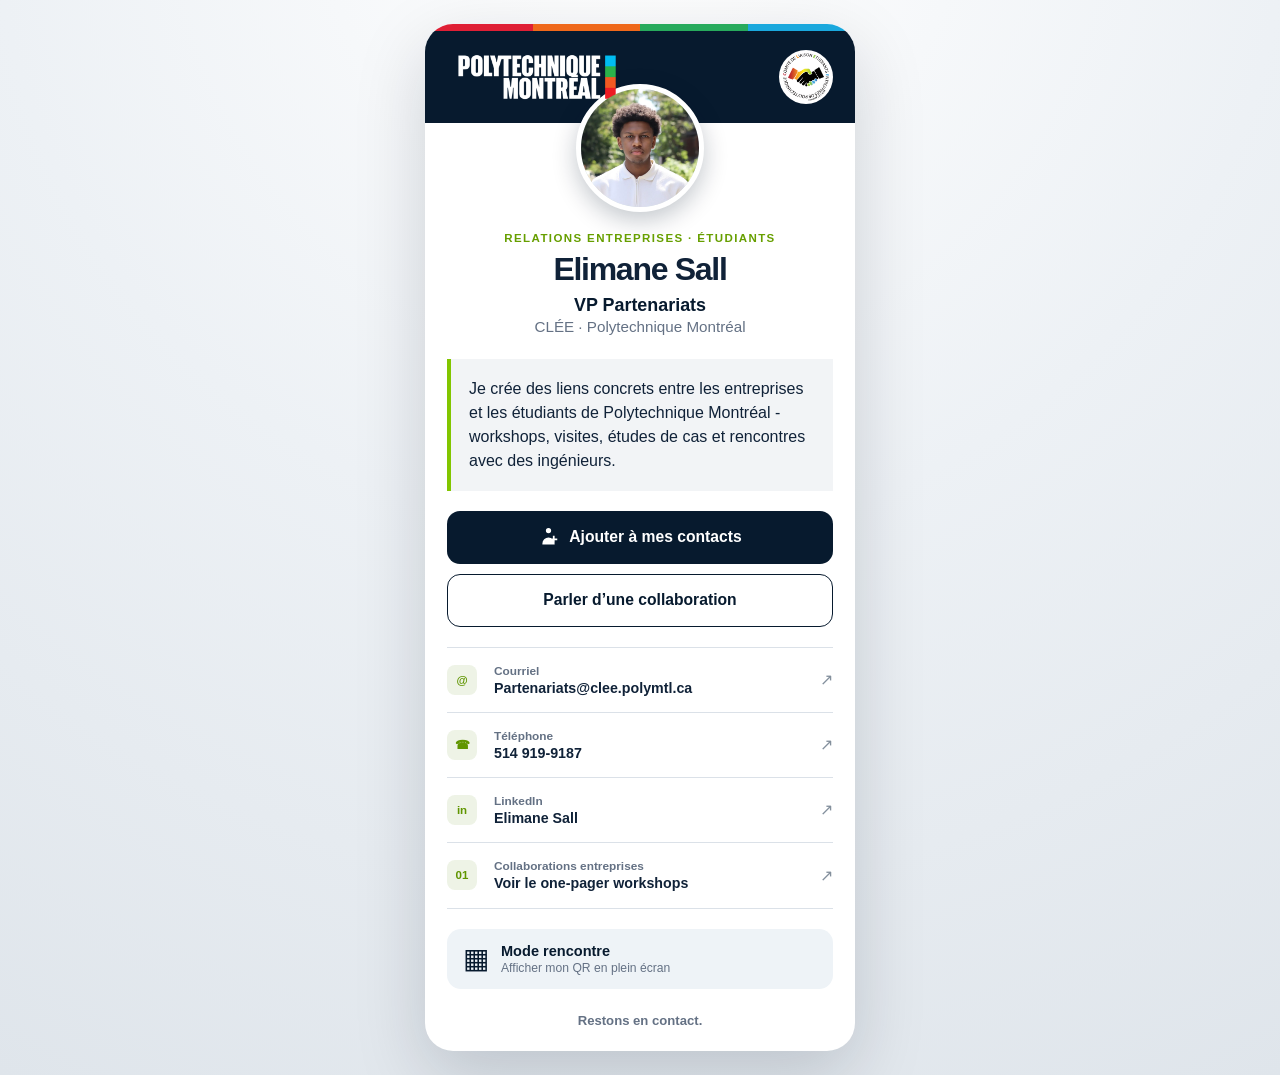
<file: index.html>
<!doctype html>
<html lang="fr">
<head>
  <meta charset="utf-8">
  <meta name="viewport" content="width=device-width,initial-scale=1,viewport-fit=cover">
  <meta name="theme-color" content="#071a2e">
  <meta name="description" content="Elimane Sall, VP Partenariats du CLÉE - collaborations entre les entreprises et les étudiants de Polytechnique Montréal.">
  <title>Elimane Sall — VP Partenariats, CLÉE</title>
  <link rel="manifest" href="manifest.webmanifest">
  <link rel="icon" type="image/png" href="assets/clee.png">
  <link rel="apple-touch-icon" href="assets/clee.png">
  <link rel="stylesheet" href="styles.css">
</head>
<body>
  <main class="page-shell">
    <article class="card" aria-labelledby="name">
      <div class="spectrum" aria-hidden="true"><i></i><i></i><i></i><i></i></div>
      <header class="brandbar">
        <img class="poly-logo" src="assets/poly-white.png" alt="Polytechnique Montréal">
        <img class="clee-logo" src="assets/clee.png" alt="CLÉE">
      </header>

      <section class="identity">
        <div class="portrait-wrap"><img class="portrait" src="assets/elimane.webp" alt="Portrait professionnel d’Elimane Sall"></div>
        <p class="eyebrow">RELATIONS ENTREPRISES · ÉTUDIANTS</p>
        <h1 id="name">Elimane Sall</h1>
        <p class="role">VP Partenariats</p>
        <p class="org">CLÉE · Polytechnique Montréal</p>
      </section>

      <section class="intro">
        <p>Je crée des liens concrets entre les entreprises et les étudiants de Polytechnique Montréal - workshops, visites, études de cas et rencontres avec des ingénieurs.</p>
      </section>

      <section class="actions" aria-label="Actions principales">
        <a class="button primary" href="Elimane-Sall.vcf" download>
          <svg viewBox="0 0 24 24" aria-hidden="true"><path d="M15 4a3 3 0 1 1-6 0 3 3 0 0 1 6 0ZM5 19a7 7 0 0 1 14 0v1H5v-1Zm14-9v3h3v2h-3v3h-2v-3h-3v-2h3v-3h2Z"/></svg>
          Ajouter à mes contacts
        </a>
        <a class="button secondary" href="mailto:Partenariats@clee.polymtl.ca?subject=Collaboration%20avec%20les%20%C3%A9tudiants%20de%20Polytechnique%20Montr%C3%A9al">
          Parler d’une collaboration
        </a>
      </section>

      <section class="links" aria-label="Coordonnées et ressources">
        <a href="mailto:Partenariats@clee.polymtl.ca"><span class="link-icon">@</span><span><small>Courriel</small>Partenariats@clee.polymtl.ca</span><b>↗</b></a>
        <a href="tel:+15149199187"><span class="link-icon">☎</span><span><small>Téléphone</small>514 919-9187</span><b>↗</b></a>
        <a href="https://www.linkedin.com/in/elimane-sall-523720349" target="_blank" rel="noopener"><span class="link-icon">in</span><span><small>LinkedIn</small>Elimane Sall</span><b>↗</b></a>
        <a href="CLEE_Workshops_Entreprises_2026-2027.pdf" target="_blank"><span class="link-icon">01</span><span><small>Collaborations entreprises</small>Voir le one-pager workshops</span><b>↗</b></a>
      </section>

      <button class="meet-mode" id="openQr" type="button">
        <span class="qr-mini" aria-hidden="true">▦</span>
        <span><strong>Mode rencontre</strong><small>Afficher mon QR en plein écran</small></span>
      </button>

      <button class="install" id="installBtn" type="button" hidden>Ajouter cette carte à mon téléphone</button>
      <footer>Restons en contact.</footer>
    </article>
  </main>

  <dialog id="qrDialog" aria-labelledby="qrTitle">
    <div class="qr-sheet">
      <button class="close" id="closeQr" type="button" aria-label="Fermer">×</button>
      <div class="qr-person">
        <img src="assets/elimane.webp" alt="">
        <div><h2 id="qrTitle">Elimane Sall</h2><p>VP Partenariats · CLÉE</p></div>
      </div>
      <div class="qr-box"><img id="qrImage" src="assets/qr-code.png" alt="QR code vers la carte numérique d’Elimane Sall"></div>
      <h3>Scannez pour garder le contact</h3>
      <p class="qr-copy">Coordonnées, LinkedIn et collaborations avec les étudiants de Polytechnique Montréal.</p>
      <a class="qr-download" href="assets/qr-code.png" download="QR-Elimane-Sall.png">Télécharger le QR</a>
      <img class="poly-dialog" src="assets/poly-white.png" alt="Polytechnique Montréal">
    </div>
  </dialog>

  <div class="toast" id="toast" role="status" aria-live="polite"></div>
  <script src="app.js"></script>
</body>
</html>
</file>
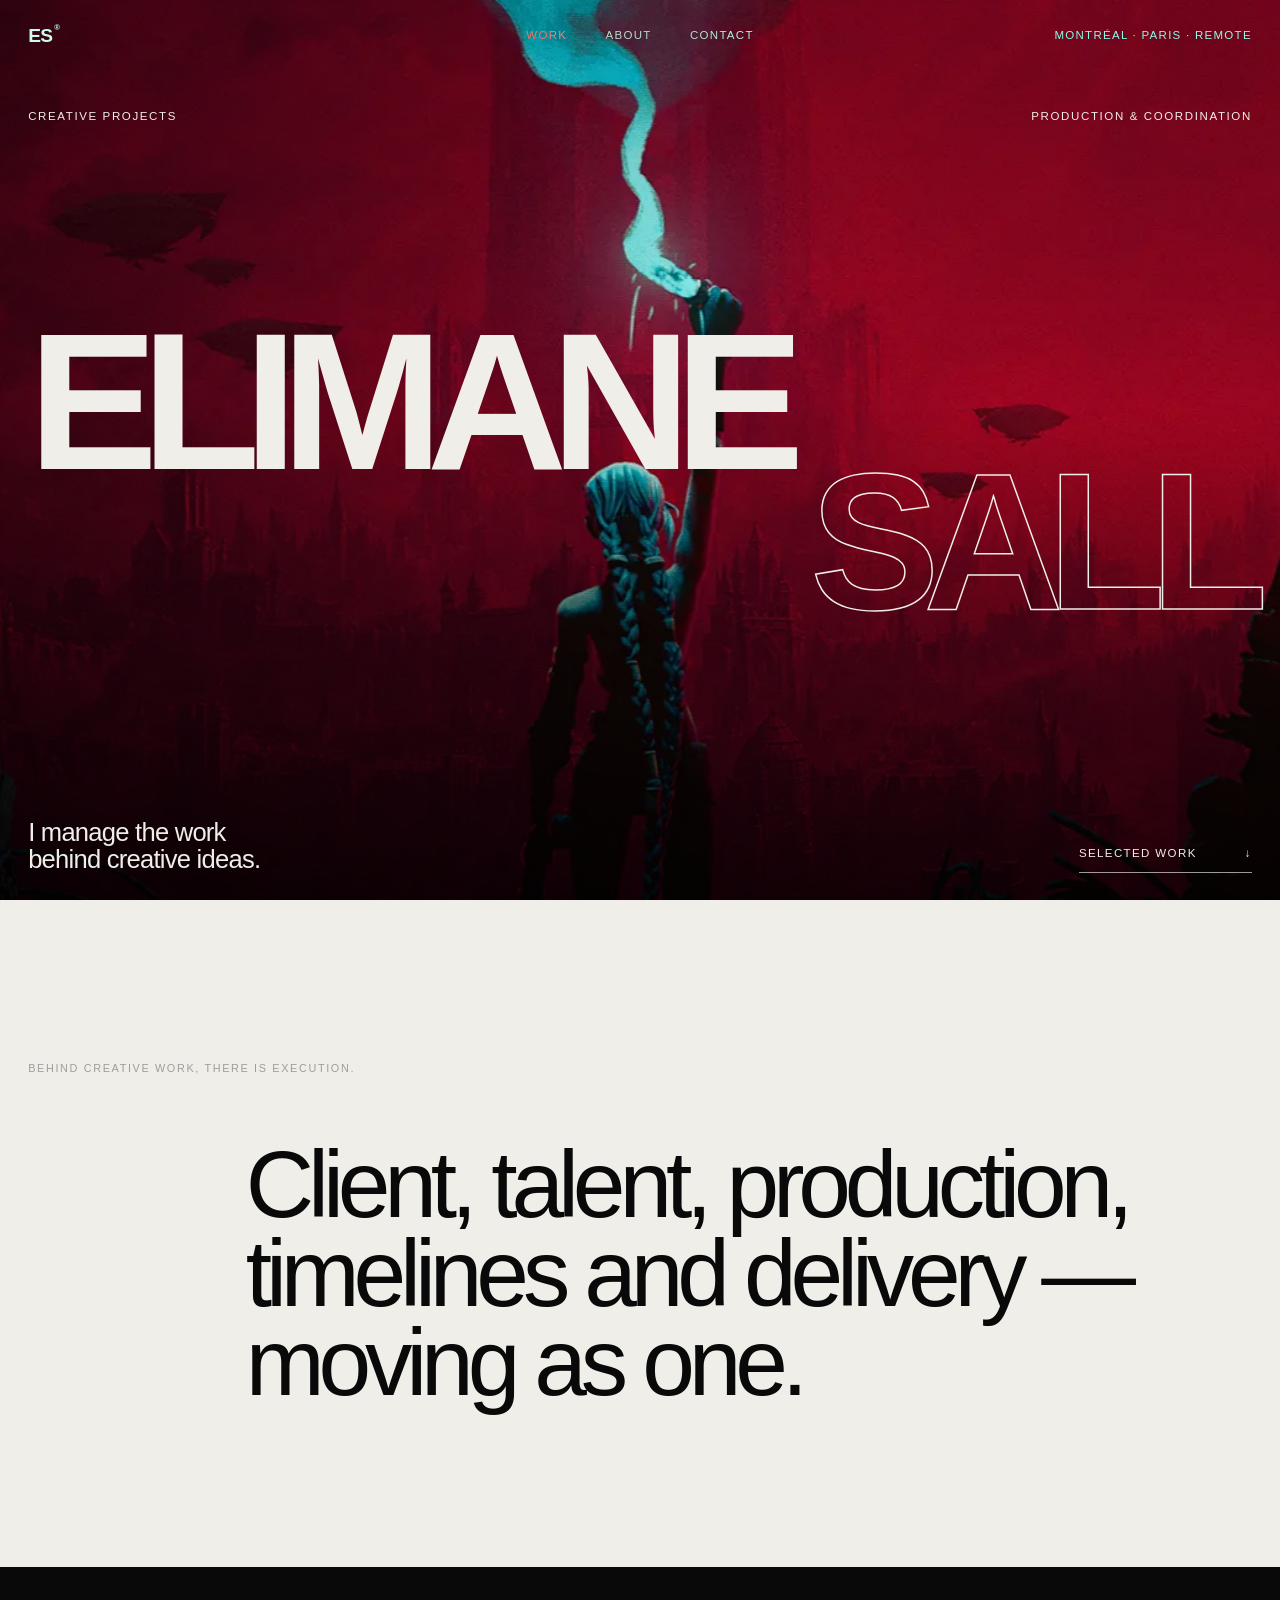
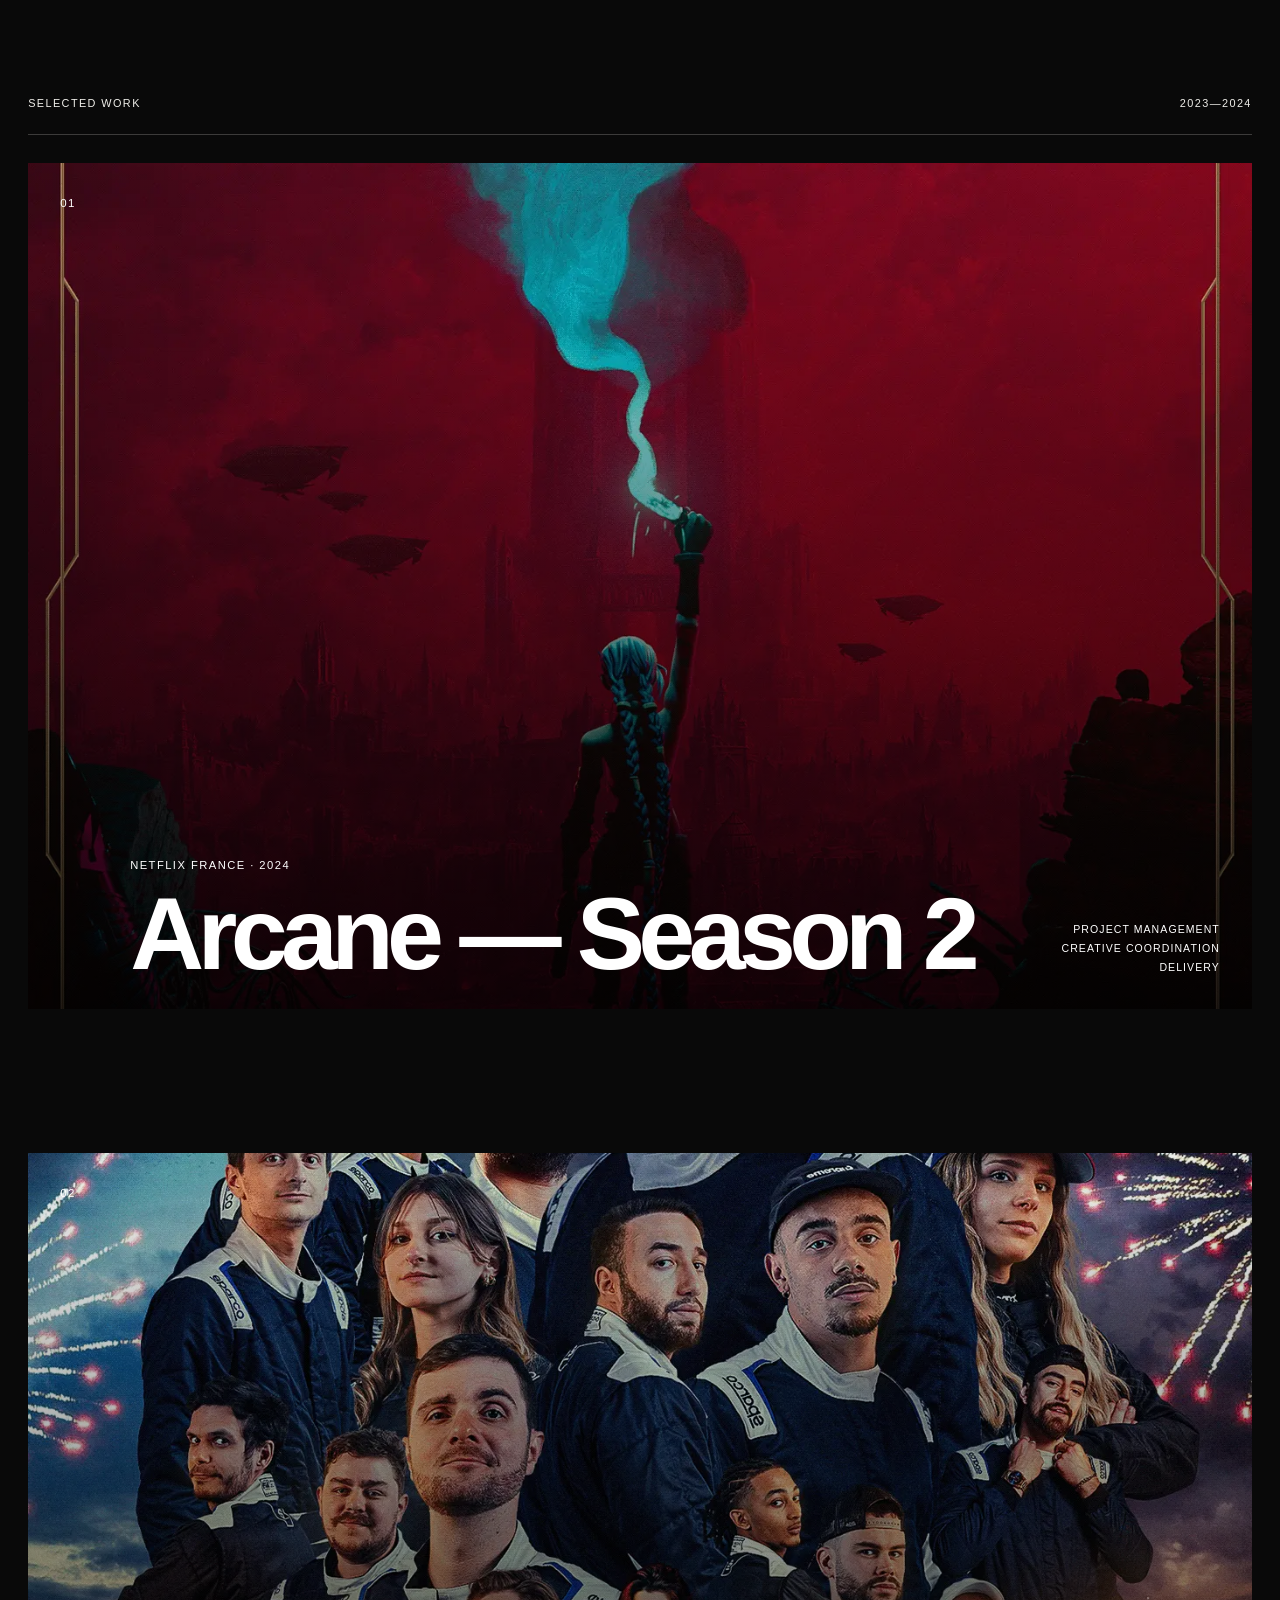
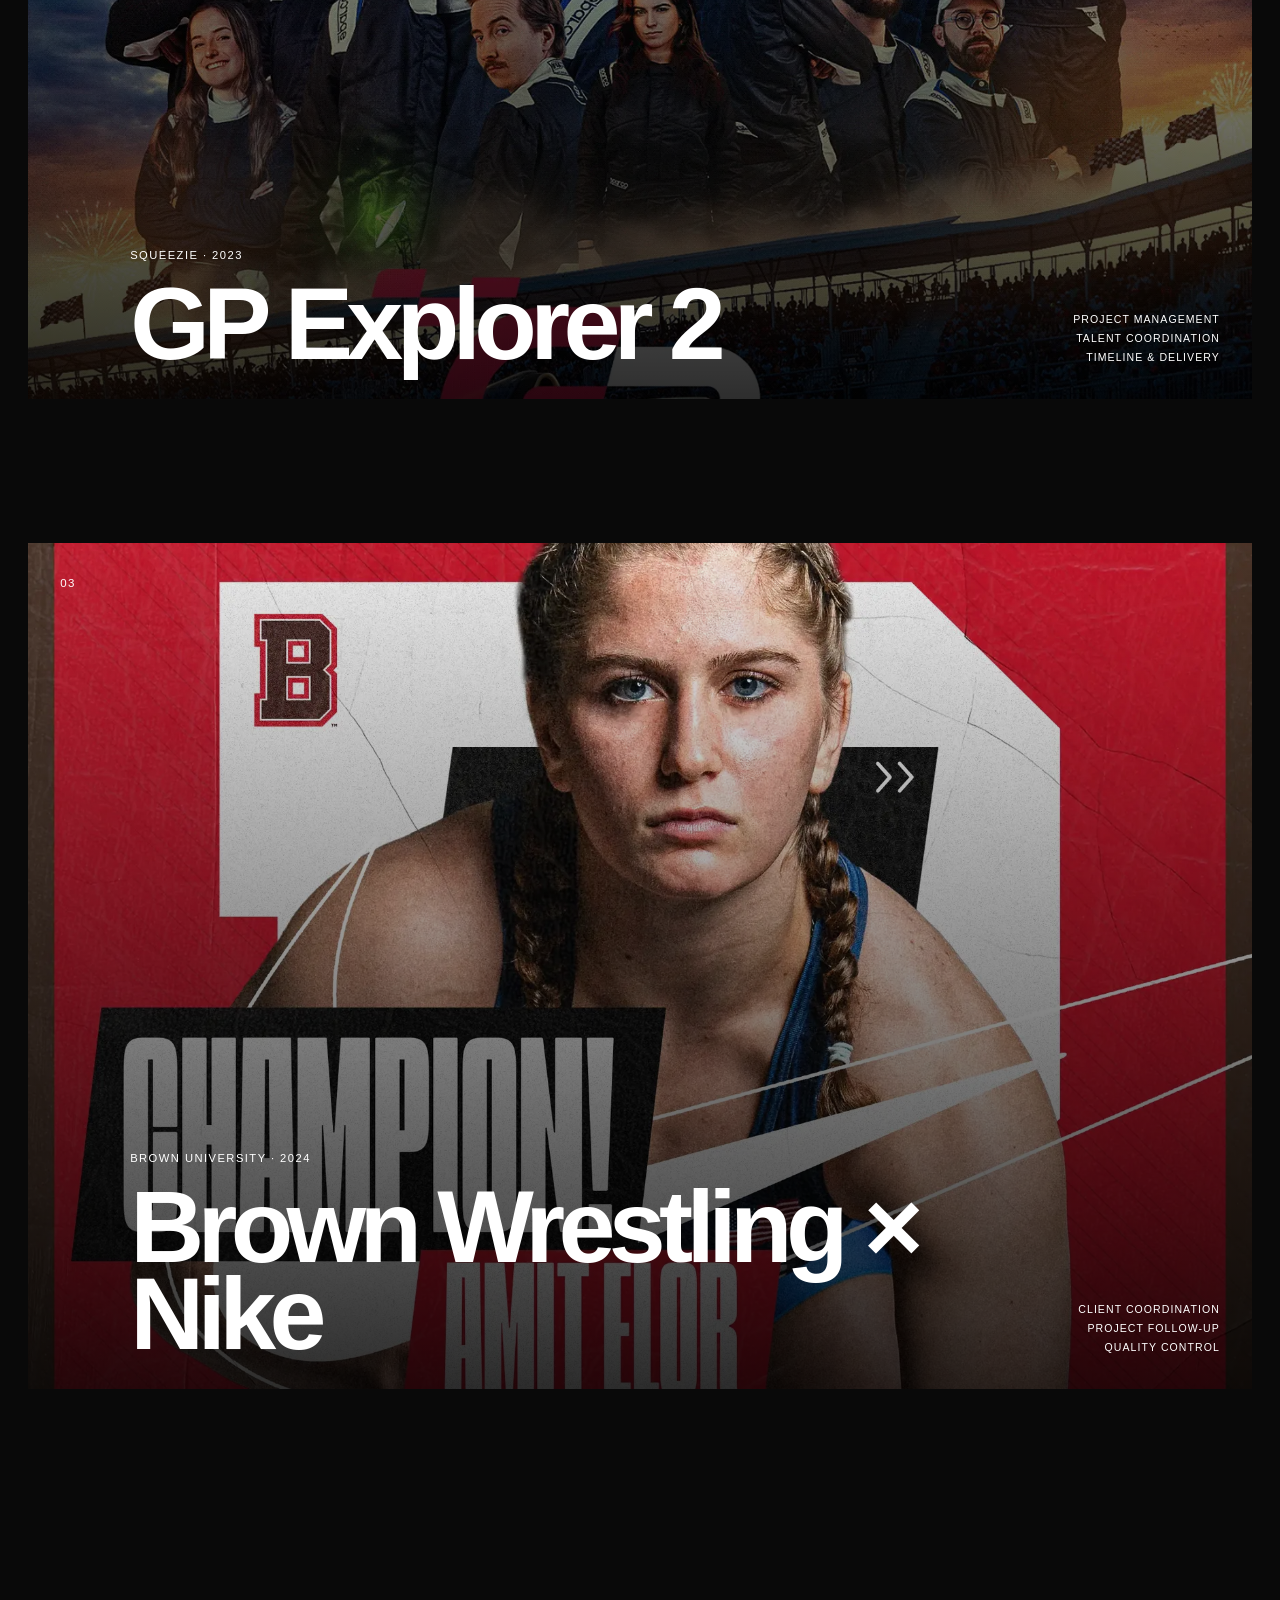
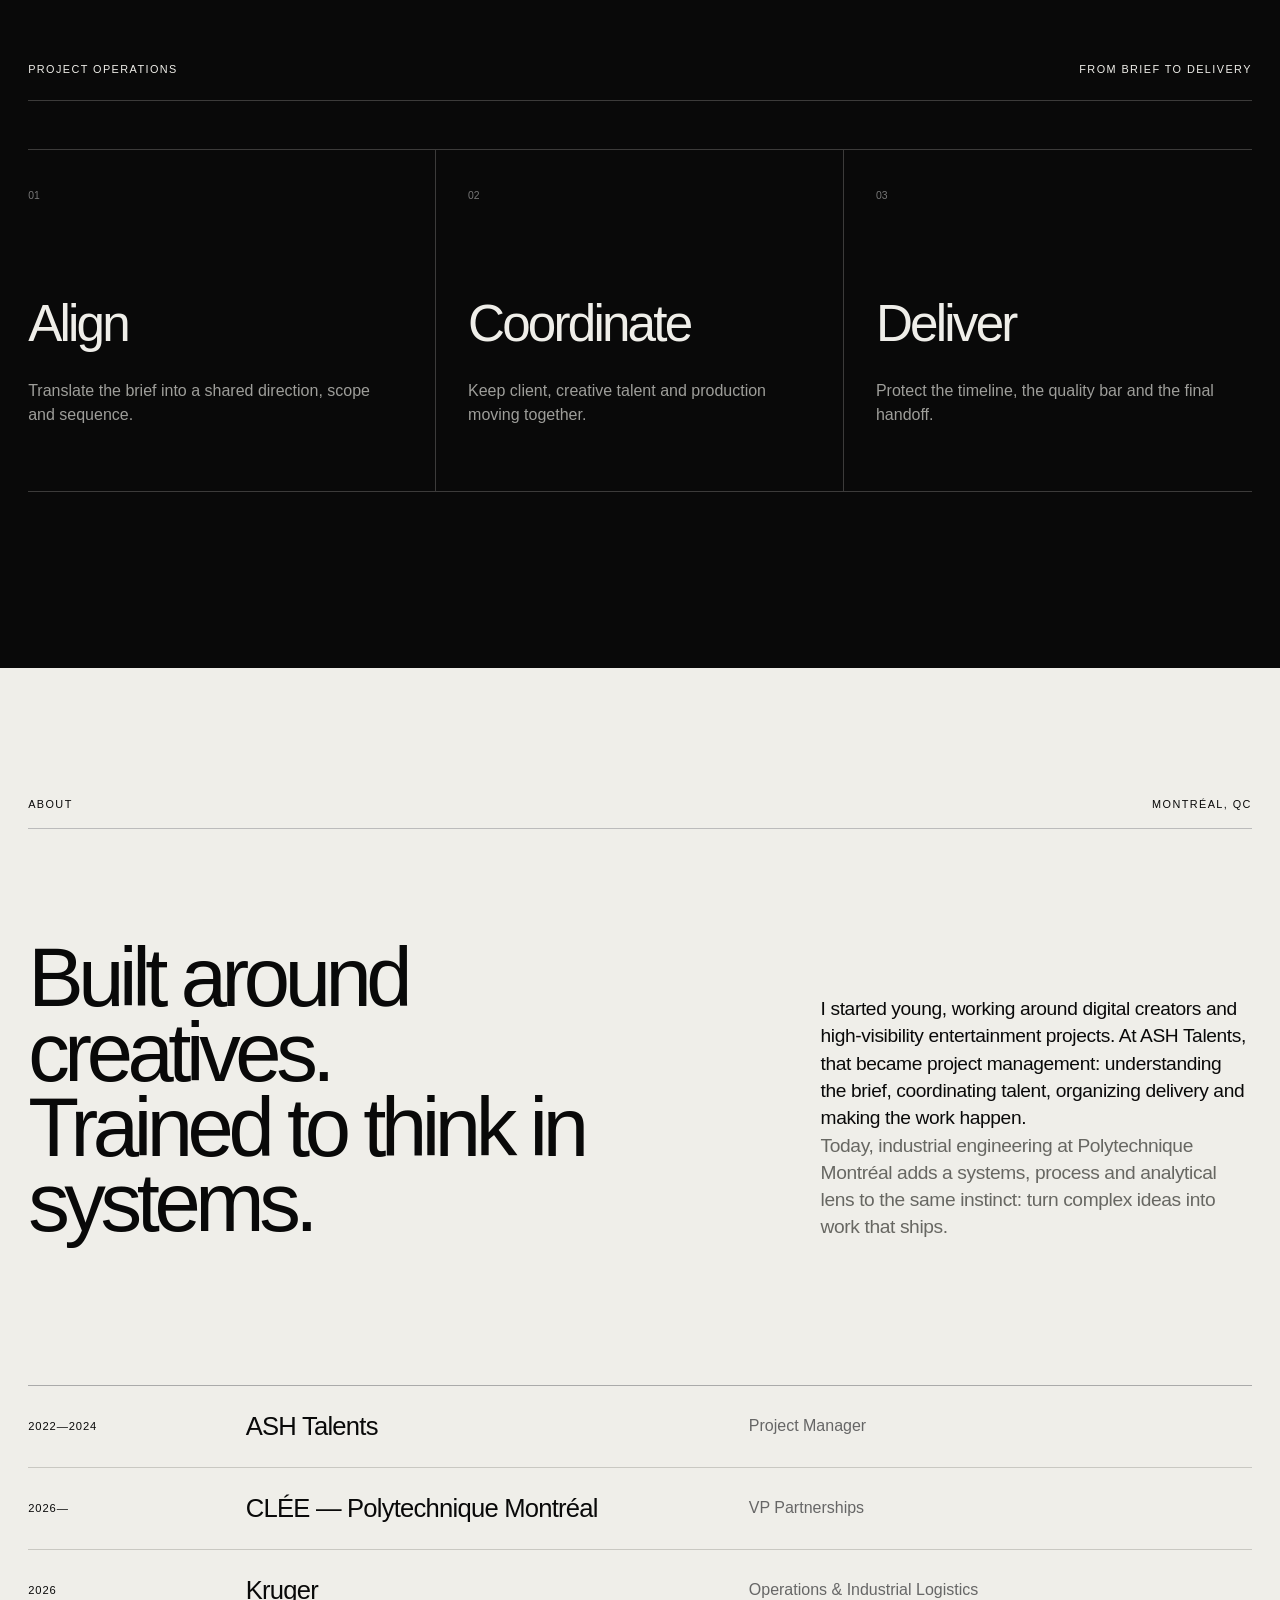
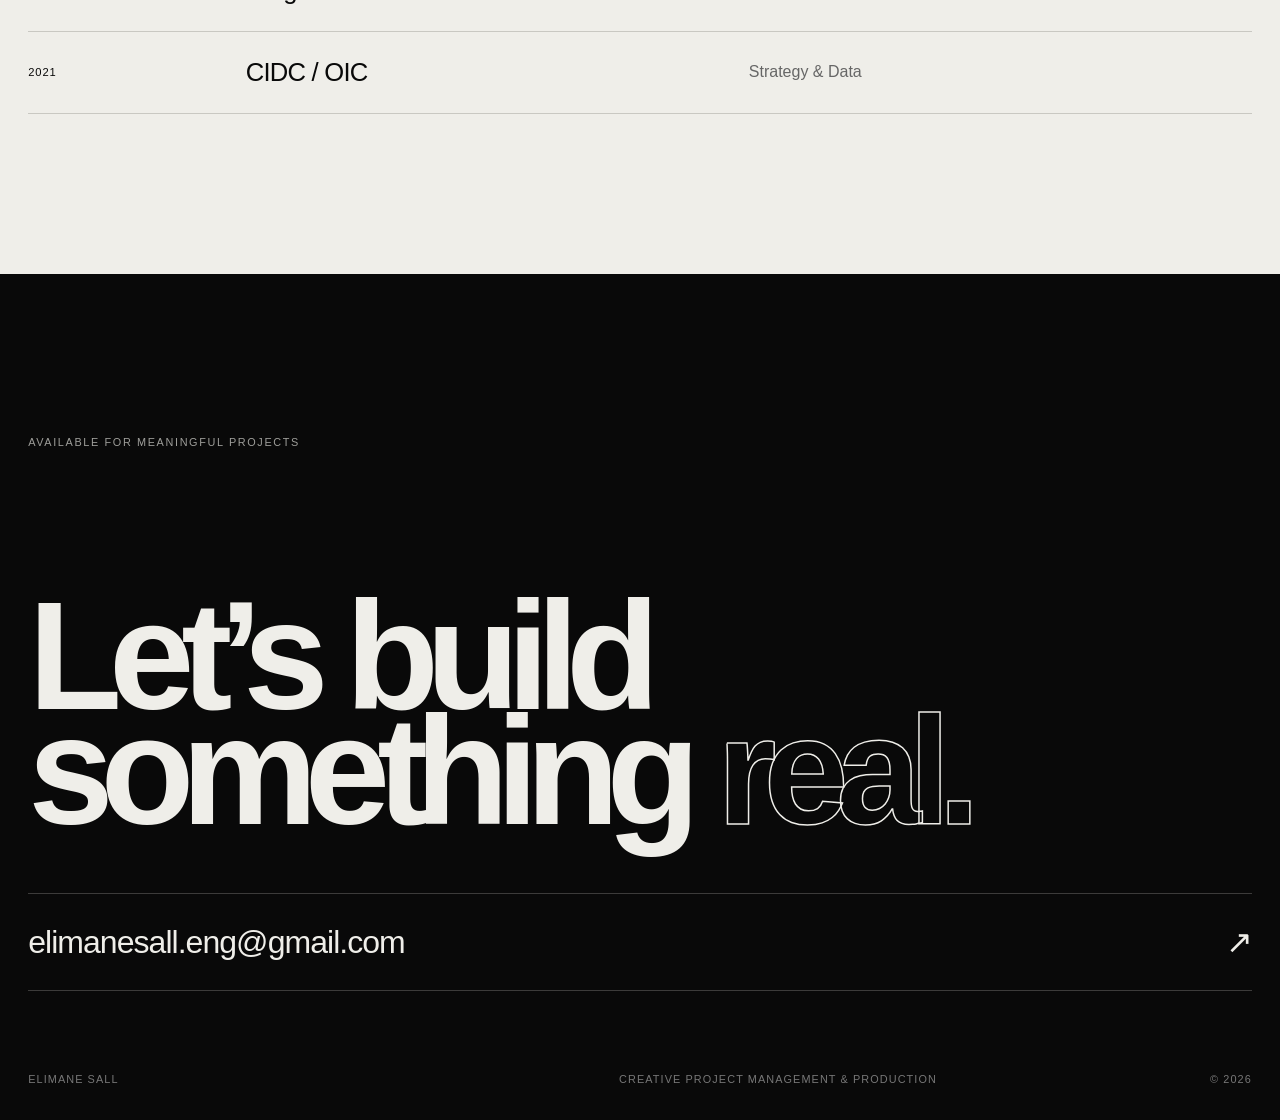
<file: portfolio/index.html>
<!DOCTYPE html><html lang="en"><head><meta charSet="utf-8"/><meta name="viewport" content="width=device-width, initial-scale=1"/><link rel="preload" as="image" href="/projects/arcane/arcane-02.webp"/><link rel="stylesheet" href="/portfolio/_next/static/chunks/05v2iqqmvovuq.css" data-precedence="next"/><link rel="preload" as="script" fetchPriority="low" href="/portfolio/_next/static/chunks/0-tcbu1n0h8mf.js"/><script src="/portfolio/_next/static/chunks/0b9mveryp8zfv.js" async=""></script><script src="/portfolio/_next/static/chunks/34dbfa7afjwa-.js" async=""></script><script src="/portfolio/_next/static/chunks/turbopack-2xh1ugszicrxc.js" async=""></script><script src="/portfolio/_next/static/chunks/0-4zpttn2a9wb.js" async=""></script><script src="/portfolio/_next/static/chunks/0_7ngy6poccfg.js" async=""></script><title>Elimane Sall — Creative Project Management &amp; Production</title><meta name="description" content="Selected creative projects managed and coordinated by Elimane Sall across entertainment, sport and digital production."/><meta name="author" content="Elimane Sall"/><meta name="keywords" content="Elimane Sall,creative project management,production,talent coordination,ASH Talents"/><meta name="creator" content="Elimane Sall"/><meta property="og:title" content="Elimane Sall — Creative Project Management &amp; Production"/><meta property="og:description" content="Behind creative work, there is execution."/><meta property="og:type" content="website"/><meta name="twitter:card" content="summary"/><meta name="twitter:title" content="Elimane Sall — Creative Project Management &amp; Production"/><meta name="twitter:description" content="Behind creative work, there is execution."/><link rel="shortcut icon" href="/favicon.svg"/><link rel="icon" href="/favicon.svg"/><script src="/portfolio/_next/static/chunks/0cz1d0mv5g_q7.js" noModule=""></script></head><body><div hidden=""><!--$--><!--/$--></div><header class="site-header"><a class="wordmark" href="#home" aria-label="Elimane Sall — home">ES<span>®</span></a><nav aria-label="Primary navigation"><a href="#work">Work</a><a href="#about">About</a><a href="#contact">Contact</a></nav><p>Montréal · Paris · Remote</p></header><main><section class="hero" id="home"><div class="hero-art" aria-hidden="true"><img alt="" decoding="async" data-nimg="fill" style="position:absolute;height:100%;width:100%;left:0;top:0;right:0;bottom:0;color:transparent" src="/projects/arcane/arcane-02.webp"/></div><div class="hero-wash"></div><div class="hero-topline"><span>Creative projects</span><span>Production &amp; coordination</span></div><h1><span>Elimane</span><span>Sall</span></h1><div class="hero-bottom"><p>I manage the work<br/>behind creative ideas.</p><a href="#work">Selected work <span aria-hidden="true">↓</span></a></div></section><section class="statement" data-reveal="true"><p class="eyebrow">Behind creative work, there is execution.</p><h2>Client, talent, production, timelines and delivery — moving as one.</h2></section><section id="work" class="work"><div class="section-head"><p>Selected work</p><p>2023—2024</p></div><button class="project" data-reveal="true" aria-label="Open Arcane — Season 2 case study"><div class="project-media" style="background-color:#9c172c"><img alt="Arcane Season 2 campaign poster featuring Jinx over Piltover" loading="lazy" decoding="async" data-nimg="fill" style="position:absolute;height:100%;width:100%;left:0;top:0;right:0;bottom:0;color:transparent" src="/projects/arcane/arcane-01.webp"/><div class="project-overlay"></div></div><div class="project-index">01</div><div class="project-title"><span>Netflix France<!-- --> · <!-- -->2024</span><h3>Arcane — Season 2</h3></div><div class="project-role"><span>Project Management</span><span>Creative Coordination</span><span>Delivery</span></div><div class="project-open" aria-hidden="true">View case <span>↗</span></div></button><button class="project" data-reveal="true" aria-label="Open GP Explorer 2 case study"><div class="project-media" style="background-color:#183b5d"><img alt="GP Explorer 2 event poster with drivers and fireworks" loading="lazy" decoding="async" data-nimg="fill" style="position:absolute;height:100%;width:100%;left:0;top:0;right:0;bottom:0;color:transparent" src="/projects/gp-explorer/gp-02.webp"/><div class="project-overlay"></div></div><div class="project-index">02</div><div class="project-title"><span>Squeezie<!-- --> · <!-- -->2023</span><h3>GP Explorer 2</h3></div><div class="project-role"><span>Project Management</span><span>Talent Coordination</span><span>Timeline &amp; Delivery</span></div><div class="project-open" aria-hidden="true">View case <span>↗</span></div></button><button class="project" data-reveal="true" aria-label="Open Brown Wrestling × Nike case study"><div class="project-media" style="background-color:#c41230"><img alt="Brown University wrestling social graphic for athlete Amit Elor" loading="lazy" decoding="async" data-nimg="fill" style="position:absolute;height:100%;width:100%;left:0;top:0;right:0;bottom:0;color:transparent" src="/projects/nike-brown/brown-01.webp"/><div class="project-overlay"></div></div><div class="project-index">03</div><div class="project-title"><span>Brown University<!-- --> · <!-- -->2024</span><h3>Brown Wrestling × Nike</h3></div><div class="project-role"><span>Client Coordination</span><span>Project Follow-up</span><span>Quality Control</span></div><div class="project-open" aria-hidden="true">View case <span>↗</span></div></button></section><section class="process" data-reveal="true"><div class="section-head"><p>Project operations</p><p>From brief to delivery</p></div><div class="process-grid"><div><span>01</span><h3>Align</h3><p>Translate the brief into a shared direction, scope and sequence.</p></div><div><span>02</span><h3>Coordinate</h3><p>Keep client, creative talent and production moving together.</p></div><div><span>03</span><h3>Deliver</h3><p>Protect the timeline, the quality bar and the final handoff.</p></div></div></section><section class="about" id="about"><div class="about-kicker"><p>About</p><p>Montréal, QC</p></div><div class="about-copy" data-reveal="true"><h2>Built around creatives.<br/>Trained to think in systems.</h2><div><p>I started young, working around digital creators and high-visibility entertainment projects. At ASH Talents, that became project management: understanding the brief, coordinating talent, organizing delivery and making the work happen.</p><p>Today, industrial engineering at Polytechnique Montréal adds a systems, process and analytical lens to the same instinct: turn complex ideas into work that ships.</p></div></div><div class="experience" data-reveal="true"><div><span>2022—2024</span><strong>ASH Talents</strong><p>Project Manager</p></div><div><span>2026—</span><strong>CLÉE — Polytechnique Montréal</strong><p>VP Partnerships</p></div><div><span>2026</span><strong>Kruger</strong><p>Operations &amp; Industrial Logistics</p></div><div><span>2021</span><strong>CIDC / OIC</strong><p>Strategy &amp; Data</p></div></div></section><section class="contact" id="contact"><p class="eyebrow">Available for meaningful projects</p><h2>Let’s build<br/>something <em>real.</em></h2><a href="mailto:elimanesall.eng@gmail.com">elimanesall.eng@gmail.com <span>↗</span></a><div class="contact-foot"><p>Elimane Sall</p><p>Creative Project Management &amp; Production</p><p>© 2026</p></div></section></main><!--$--><!--/$--><script src="/portfolio/_next/static/chunks/0-tcbu1n0h8mf.js" id="_R_" async=""></script><script>(self.__next_f=self.__next_f||[]).push([0])</script><script>self.__next_f.push([1,"1:\"$Sreact.fragment\"\n2:I[96726,[\"/portfolio/_next/static/chunks/0-4zpttn2a9wb.js\"],\"default\"]\n3:I[15914,[\"/portfolio/_next/static/chunks/0-4zpttn2a9wb.js\"],\"default\"]\n4:I[90251,[\"/portfolio/_next/static/chunks/0-4zpttn2a9wb.js\",\"/portfolio/_next/static/chunks/0_7ngy6poccfg.js\"],\"default\"]\n5:I[52800,[\"/portfolio/_next/static/chunks/0-4zpttn2a9wb.js\"],\"OutletBoundary\"]\n6:\"$Sreact.suspense\"\n8:I[52800,[\"/portfolio/_next/static/chunks/0-4zpttn2a9wb.js\"],\"ViewportBoundary\"]\na:I[52800,[\"/portfolio/_next/static/chunks/0-4zpttn2a9wb.js\"],\"MetadataBoundary\"]\nc:I[47276,[\"/portfolio/_next/static/chunks/0-4zpttn2a9wb.js\"],\"default\",1]\n:HL[\"/portfolio/_next/static/chunks/05v2iqqmvovuq.css\",\"style\"]\n0:{\"P\":null,\"c\":[\"\",\"\"],\"q\":\"\",\"i\":false,\"f\":[[[\"\",{\"children\":[\"__PAGE__\",{},\"$undefined\",\"$undefined\",4608]},\"$undefined\",\"$undefined\",4624],[[\"$\",\"$1\",\"c\",{\"children\":[[[\"$\",\"link\",\"0\",{\"rel\":\"stylesheet\",\"href\":\"/portfolio/_next/static/chunks/05v2iqqmvovuq.css\",\"precedence\":\"next\",\"crossOrigin\":\"$undefined\",\"nonce\":\"$undefined\"}],[\"$\",\"script\",\"script-0\",{\"src\":\"/portfolio/_next/static/chunks/0-4zpttn2a9wb.js\",\"async\":true,\"nonce\":\"$undefined\"}]],[\"$\",\"html\",null,{\"lang\":\"en\",\"children\":[\"$\",\"body\",null,{\"children\":[\"$\",\"$L2\",null,{\"parallelRouterKey\":\"children\",\"error\":\"$undefined\",\"errorStyles\":\"$undefined\",\"errorScripts\":\"$undefined\",\"template\":[\"$\",\"$L3\",null,{}],\"templateStyles\":\"$undefined\",\"templateScripts\":\"$undefined\",\"notFound\":[[[\"$\",\"title\",null,{\"children\":\"404: This page could not be found.\"}],[\"$\",\"div\",null,{\"style\":{\"fontFamily\":\"system-ui,\\\"Segoe UI\\\",Roboto,Helvetica,Arial,sans-serif,\\\"Apple Color Emoji\\\",\\\"Segoe UI Emoji\\\"\",\"height\":\"100vh\",\"textAlign\":\"center\",\"display\":\"flex\",\"flexDirection\":\"column\",\"alignItems\":\"center\",\"justifyContent\":\"center\"},\"children\":[\"$\",\"div\",null,{\"children\":[[\"$\",\"style\",null,{\"dangerouslySetInnerHTML\":{\"__html\":\"body{color:#000;background:#fff;margin:0}.next-error-h1{border-right:1px solid rgba(0,0,0,.3)}@media (prefers-color-scheme:dark){body{color:#fff;background:#000}.next-error-h1{border-right:1px solid rgba(255,255,255,.3)}}\"}}],[\"$\",\"h1\",null,{\"className\":\"next-error-h1\",\"style\":{\"display\":\"inline-block\",\"margin\":\"0 20px 0 0\",\"padding\":\"0 23px 0 0\",\"fontSize\":24,\"fontWeight\":500,\"verticalAlign\":\"top\",\"lineHeight\":\"49px\"},\"children\":404}],[\"$\",\"div\",null,{\"style\":{\"display\":\"inline-block\"},\"children\":[\"$\",\"h2\",null,{\"style\":{\"fontSize\":14,\"fontWeight\":400,\"lineHeight\":\"49px\",\"margin\":0},\"children\":\"This page could not be found.\"}]}]]}]}]],[]],\"forbidden\":\"$undefined\",\"unauthorized\":\"$undefined\"}]}]}]]}],{\"children\":[[\"$\",\"$1\",\"c\",{\"children\":[[\"$\",\"$L4\",null,{}],[[\"$\",\"script\",\"script-0\",{\"src\":\"/portfolio/_next/static/chunks/0_7ngy6poccfg.js\",\"async\":true,\"nonce\":\"$undefined\"}]],[\"$\",\"$L5\",null,{\"children\":[\"$\",\"$6\",null,{\"name\":\"Next.MetadataOutlet\",\"children\":\"$@7\"}]}]]}],{},null,false,null]},null,false,null],[\"$\",\"$1\",\"h\",{\"children\":[null,[\"$\",\"$L8\",null,{\"children\":\"$L9\"}],[\"$\",\"div\",null,{\"hidden\":true,\"children\":[\"$\",\"$La\",null,{\"children\":[\"$\",\"$6\",null,{\"name\":\"Next.Metadata\",\"children\":\"$Lb\"}]}]}],null]}],false]],\"m\":\"$undefined\",\"G\":[\"$c\",[[\"$\",\"link\",\"0\",{\"rel\":\"stylesheet\",\"href\":\"/portfolio/_next/static/chunks/05v2iqqmvovuq.css\",\"precedence\":\"next\",\"crossOrigin\":\"$undefined\",\"nonce\":\"$undefined\"}]]],\"S\":true,\"h\":null,\"r\":\"$undefined\",\"s\":\"$undefined\",\"a\":\"$undefined\",\"l\":\"$undefined\",\"p\":\"$undefined\",\"d\":\"$undefined\",\"b\":\"MFYXeUAIXlJLMi8WULTIr\"}\n9:[[\"$\",\"meta\",\"0\",{\"charSet\":\"utf-8\"}],[\"$\",\"meta\",\"1\",{\"name\":\"viewport\",\"content\":\"width=device-width, initial-scale=1\"}]]\nd:I[85743,[\"/portfolio/_next/static/chunks/0-4zpttn2a9wb.js\"],\"IconMark\"]\n7:null\nb:[[\"$\",\"title\",\"0\",{\"children\":\"Elimane Sall — Creative Project Management \u0026 Production\"}],[\"$\",\"meta\",\"1\",{\"name\":\"description\",\"content\":\"Selected creative projects managed and coordinated by Elimane Sall across entertainment, sport and digital production.\"}],[\"$\",\"meta\",\"2\",{\"name\":\"author\",\"content\":\"Elimane Sall\"}],[\"$\",\"meta\",\"3\",{\"name\":\"keywords\",\"content\":\"Elimane Sall,creative project management,production,talent coordination,ASH Talents\"}],[\"$\",\"meta\",\"4\",{\"name\":\"creator\",\"content\":\"Elimane Sall\"}],[\"$\",\"meta\",\"5\",{\"property\":\"og:title\",\"content\":\"Elimane Sall — Creative Project Management \u0026 Production\"}],[\"$\",\"meta\",\"6\",{\"property\":\"og:description\",\"content\":\"Behind creative work, there is execution.\"}],[\"$\",\"meta\",\"7\",{\"property\":\"og:type\",\"content\":\"website\"}],[\"$\",\"meta\",\"8\",{\"name\":\"twitter:card\",\"content\":\"summary\"}],[\"$\",\"meta\",\"9\",{\"name\":\"twitter:title\",\"content\":\"Elimane Sall — Creative Project Management \u0026 Production\"}],[\"$\",\"meta\",\"10\",{\"name\":\"twitter:description\",\"content\":\"Behind creative work, there is execution.\"}],[\"$\",\"link\",\"11\",{\"rel\":\"shortcut icon\",\"href\":\"/favicon.svg\"}],[\"$\",\"link\",\"12\",{\"rel\":\"icon\",\"href\":\"/favicon.svg\"}],[\"$\",\"$Ld\",\"13\",{}]]\n"])</script></body></html>
</file>
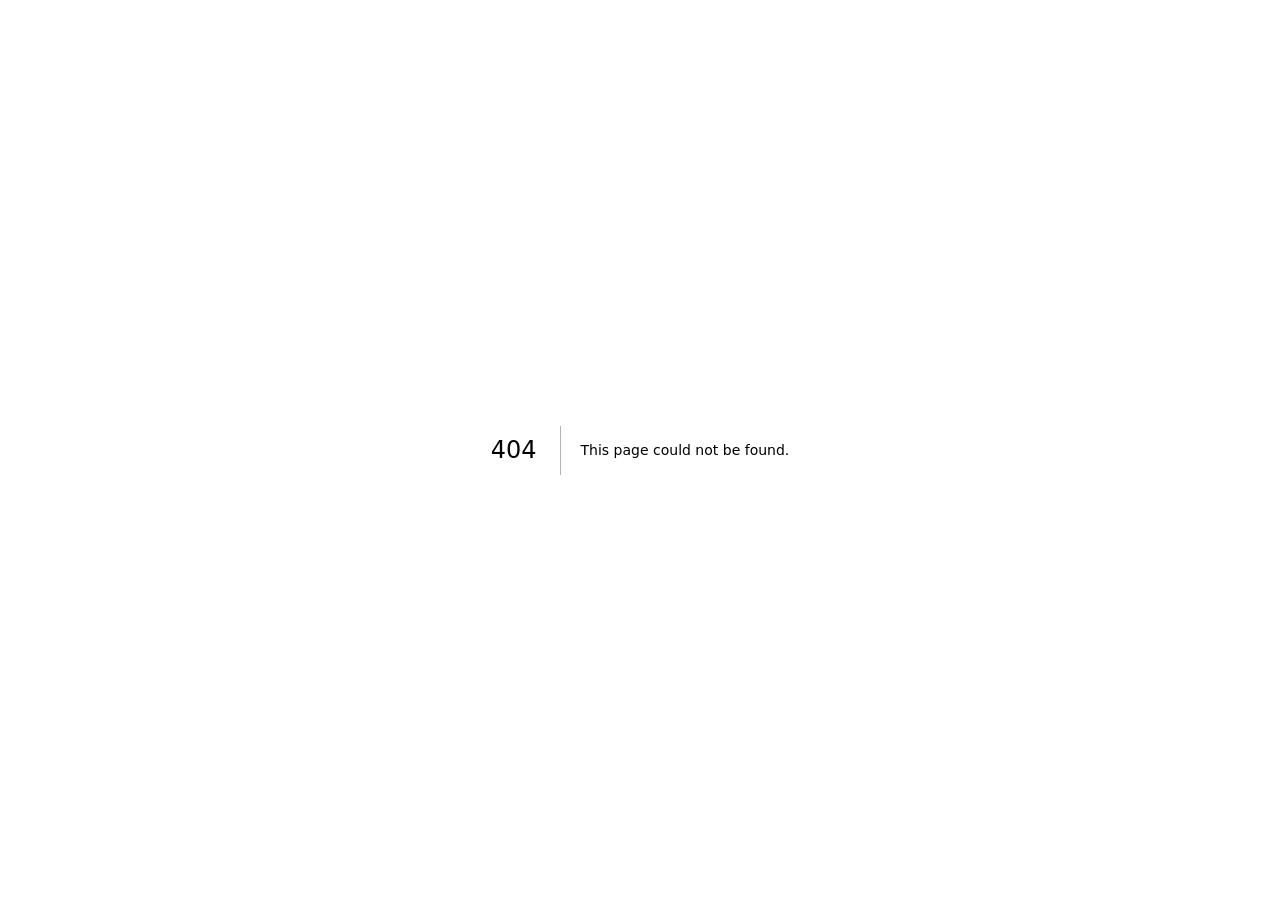
<file: portfolio/404/index.html>
<!DOCTYPE html><html lang="en"><head><meta charSet="utf-8"/><meta name="viewport" content="width=device-width, initial-scale=1"/><link rel="stylesheet" href="/portfolio/_next/static/chunks/05v2iqqmvovuq.css" data-precedence="next"/><link rel="preload" as="script" fetchPriority="low" href="/portfolio/_next/static/chunks/0-tcbu1n0h8mf.js"/><script src="/portfolio/_next/static/chunks/0b9mveryp8zfv.js" async=""></script><script src="/portfolio/_next/static/chunks/34dbfa7afjwa-.js" async=""></script><script src="/portfolio/_next/static/chunks/turbopack-2xh1ugszicrxc.js" async=""></script><script src="/portfolio/_next/static/chunks/0-4zpttn2a9wb.js" async=""></script><meta name="robots" content="noindex"/><title>Elimane Sall — Creative Project Management &amp; Production</title><meta name="description" content="Selected creative projects managed and coordinated by Elimane Sall across entertainment, sport and digital production."/><meta name="author" content="Elimane Sall"/><meta name="keywords" content="Elimane Sall,creative project management,production,talent coordination,ASH Talents"/><meta name="creator" content="Elimane Sall"/><meta property="og:title" content="Elimane Sall — Creative Project Management &amp; Production"/><meta property="og:description" content="Behind creative work, there is execution."/><meta property="og:type" content="website"/><meta name="twitter:card" content="summary"/><meta name="twitter:title" content="Elimane Sall — Creative Project Management &amp; Production"/><meta name="twitter:description" content="Behind creative work, there is execution."/><link rel="shortcut icon" href="/favicon.svg"/><link rel="icon" href="/favicon.svg"/><title>404: This page could not be found.</title><script src="/portfolio/_next/static/chunks/0cz1d0mv5g_q7.js" noModule=""></script></head><body><div hidden=""><!--$--><!--/$--></div><div style="font-family:system-ui,&quot;Segoe UI&quot;,Roboto,Helvetica,Arial,sans-serif,&quot;Apple Color Emoji&quot;,&quot;Segoe UI Emoji&quot;;height:100vh;text-align:center;display:flex;flex-direction:column;align-items:center;justify-content:center"><div><style>body{color:#000;background:#fff;margin:0}.next-error-h1{border-right:1px solid rgba(0,0,0,.3)}@media (prefers-color-scheme:dark){body{color:#fff;background:#000}.next-error-h1{border-right:1px solid rgba(255,255,255,.3)}}</style><h1 class="next-error-h1" style="display:inline-block;margin:0 20px 0 0;padding:0 23px 0 0;font-size:24px;font-weight:500;vertical-align:top;line-height:49px">404</h1><div style="display:inline-block"><h2 style="font-size:14px;font-weight:400;line-height:49px;margin:0">This page could not be found.</h2></div></div></div><!--$--><!--/$--><script src="/portfolio/_next/static/chunks/0-tcbu1n0h8mf.js" id="_R_" async=""></script><script>(self.__next_f=self.__next_f||[]).push([0])</script><script>self.__next_f.push([1,"1:\"$Sreact.fragment\"\n2:I[96726,[\"/portfolio/_next/static/chunks/0-4zpttn2a9wb.js\"],\"default\"]\n3:I[15914,[\"/portfolio/_next/static/chunks/0-4zpttn2a9wb.js\"],\"default\"]\n4:I[52800,[\"/portfolio/_next/static/chunks/0-4zpttn2a9wb.js\"],\"OutletBoundary\"]\n5:\"$Sreact.suspense\"\n8:I[52800,[\"/portfolio/_next/static/chunks/0-4zpttn2a9wb.js\"],\"ViewportBoundary\"]\na:I[52800,[\"/portfolio/_next/static/chunks/0-4zpttn2a9wb.js\"],\"MetadataBoundary\"]\nc:I[47276,[\"/portfolio/_next/static/chunks/0-4zpttn2a9wb.js\"],\"default\",1]\n:HL[\"/portfolio/_next/static/chunks/05v2iqqmvovuq.css\",\"style\"]\n7:X\n0:{\"P\":null,\"c\":[\"\",\"_not-found\",\"\"],\"q\":\"\",\"i\":false,\"f\":[[[\"\",{\"children\":[\"/_not-found\",{\"children\":[\"__PAGE__\",{},\"$undefined\",\"$undefined\",4608]},\"$undefined\",\"$undefined\",4608]},\"$undefined\",\"$undefined\",4624],[[\"$\",\"$1\",\"c\",{\"children\":[[[\"$\",\"link\",\"0\",{\"rel\":\"stylesheet\",\"href\":\"/portfolio/_next/static/chunks/05v2iqqmvovuq.css\",\"precedence\":\"next\",\"crossOrigin\":\"$undefined\",\"nonce\":\"$undefined\"}],[\"$\",\"script\",\"script-0\",{\"src\":\"/portfolio/_next/static/chunks/0-4zpttn2a9wb.js\",\"async\":true,\"nonce\":\"$undefined\"}]],[\"$\",\"html\",null,{\"lang\":\"en\",\"children\":[\"$\",\"body\",null,{\"children\":[\"$\",\"$L2\",null,{\"parallelRouterKey\":\"children\",\"error\":\"$undefined\",\"errorStyles\":\"$undefined\",\"errorScripts\":\"$undefined\",\"template\":[\"$\",\"$L3\",null,{}],\"templateStyles\":\"$undefined\",\"templateScripts\":\"$undefined\",\"notFound\":[[[\"$\",\"title\",null,{\"children\":\"404: This page could not be found.\"}],[\"$\",\"div\",null,{\"style\":{\"fontFamily\":\"system-ui,\\\"Segoe UI\\\",Roboto,Helvetica,Arial,sans-serif,\\\"Apple Color Emoji\\\",\\\"Segoe UI Emoji\\\"\",\"height\":\"100vh\",\"textAlign\":\"center\",\"display\":\"flex\",\"flexDirection\":\"column\",\"alignItems\":\"center\",\"justifyContent\":\"center\"},\"children\":[\"$\",\"div\",null,{\"children\":[[\"$\",\"style\",null,{\"dangerouslySetInnerHTML\":{\"__html\":\"body{color:#000;background:#fff;margin:0}.next-error-h1{border-right:1px solid rgba(0,0,0,.3)}@media (prefers-color-scheme:dark){body{color:#fff;background:#000}.next-error-h1{border-right:1px solid rgba(255,255,255,.3)}}\"}}],[\"$\",\"h1\",null,{\"className\":\"next-error-h1\",\"style\":{\"display\":\"inline-block\",\"margin\":\"0 20px 0 0\",\"padding\":\"0 23px 0 0\",\"fontSize\":24,\"fontWeight\":500,\"verticalAlign\":\"top\",\"lineHeight\":\"49px\"},\"children\":404}],[\"$\",\"div\",null,{\"style\":{\"display\":\"inline-block\"},\"children\":[\"$\",\"h2\",null,{\"style\":{\"fontSize\":14,\"fontWeight\":400,\"lineHeight\":\"49px\",\"margin\":0},\"children\":\"This page could not be found.\"}]}]]}]}]],[]],\"forbidden\":\"$undefined\",\"unauthorized\":\"$undefined\"}]}]}]]}],{\"children\":[[\"$\",\"$1\",\"c\",{\"children\":[null,[\"$\",\"$L2\",null,{\"parallelRouterKey\":\"children\",\"error\":\"$undefined\",\"errorStyles\":\"$undefined\",\"errorScripts\":\"$undefined\",\"template\":[\"$\",\"$L3\",null,{}],\"templateStyles\":\"$undefined\",\"templateScripts\":\"$undefined\",\"notFound\":\"$undefined\",\"forbidden\":\"$undefined\",\"unauthorized\":\"$undefined\"}]]}],{\"children\":[[\"$\",\"$1\",\"c\",{\"children\":[[[\"$\",\"title\",null,{\"children\":\"404: This page could not be found.\"}],[\"$\",\"div\",null,{\"style\":\"$0:f:0:1:0:props:children:1:props:children:props:children:props:notFound:0:1:props:style\",\"children\":[\"$\",\"div\",null,{\"children\":[[\"$\",\"style\",null,{\"dangerouslySetInnerHTML\":{\"__html\":\"body{color:#000;background:#fff;margin:0}.next-error-h1{border-right:1px solid rgba(0,0,0,.3)}@media (prefers-color-scheme:dark){body{color:#fff;background:#000}.next-error-h1{border-right:1px solid rgba(255,255,255,.3)}}\"}}],[\"$\",\"h1\",null,{\"className\":\"next-error-h1\",\"style\":\"$0:f:0:1:0:props:children:1:props:children:props:children:props:notFound:0:1:props:children:props:children:1:props:style\",\"children\":404}],[\"$\",\"div\",null,{\"style\":\"$0:f:0:1:0:props:children:1:props:children:props:children:props:notFound:0:1:props:children:props:children:2:props:style\",\"children\":[\"$\",\"h2\",null,{\"style\":\"$0:f:0:1:0:props:children:1:props:children:props:children:props:notFound:0:1:props:children:props:children:2:props:children:props:style\",\"children\":\"This page could not be found.\"}]}]]}]}]],null,[\"$\",\"$L4\",null,{\"children\":[\"$\",\"$5\",null,{\"name\":\"Next.MetadataOutlet\",\"children\":\"$@6\"}]}]]}],{},null,false,null]},null,false,\"$7\"]},null,false,null],[\"$\",\"$1\",\"h\",{\"children\":[[\"$\",\"meta\",null,{\"name\":\"robots\",\"content\":\"noindex\"}],[\"$\",\"$L8\",null,{\"children\":\"$L9\"}],[\"$\",\"div\",null,{\"hidden\":true,\"children\":[\"$\",\"$La\",null,{\"children\":[\"$\",\"$5\",null,{\"name\":\"Next.Metadata\",\"children\":\"$Lb\"}]}]}],null]}],false]],\"m\":\"$undefined\",\"G\":[\"$c\",[[\"$\",\"link\",\"0\",{\"rel\":\"stylesheet\",\"href\":\"/portfolio/_next/static/chunks/05v2iqqmvovuq.css\",\"precedence\":\"next\",\"crossOrigin\":\"$undefined\",\"nonce\":\"$undefined\"}]]],\"S\":true,\"h\":null,\"r\":\"$undefined\",\"s\":\"$undefined\",\"a\":\"$undefined\",\"l\":\"$undefined\",\"p\":\"$undefined\",\"d\":\"$undefined\",\"b\":\"MFYXeUAIXlJLMi8WULTIr\"}\n7:C\n9:[[\"$\",\"meta\",\"0\",{\"charSet\":\"utf-8\"}],[\"$\",\"meta\",\"1\",{\"name\":\"viewport\",\"content\":\"width=device-width, initial-scale=1\"}]]\nd:I[85743,[\"/portfolio/_next/static/chunks/0-4zpttn2a9wb.js\"],\"IconMark\"]\n6:null\nb:[[\"$\",\"title\",\"0\",{\"children\":\"Elimane Sall — Creative Project Management \u0026 Production\"}],[\"$\",\"meta\",\"1\",{\"name\":\"description\",\"content\":\"Selected creative projects managed and coordinated by Elimane Sall across entertainment, sport and digital production.\"}],[\"$\",\"meta\",\"2\",{\"name\":\"author\",\"content\":\"Elimane Sall\"}],[\"$\",\"meta\",\"3\",{\"name\":\"keywords\",\"content\":\"Elimane Sall,creative project management,production,talent coordination,ASH Talents\"}],[\"$\",\"meta\",\"4\",{\"name\":\"creator\",\"content\":\"Elimane Sall\"}],[\"$\",\"meta\",\"5\",{\"property\":\"og:title\",\"content\":\"Elimane Sall — Creative Project Management \u0026 Production\"}],[\"$\",\"meta\",\"6\",{\"property\":\"og:description\",\"content\":\"Behind creative work, there is execution.\"}],[\"$\",\"meta\",\"7\",{\"property\":\"og:type\",\"content\":\"website\"}],[\"$\",\"meta\",\"8\",{\"name\":\"twitter:card\",\"content\":\"summary\"}],[\"$\",\"meta\",\"9\",{\"name\":\"twitter:title\",\"content\":\"Elimane Sall — Creative Project Management \u0026 Production\"}],[\"$\",\"meta\",\"10\",{\"name\":\"twitter:description\",\"content\":\"Behind creative work, there is execution.\"}],[\"$\",\"link\",\"11\",{\"rel\":\"shortcut icon\",\"href\":\"/favicon.svg\"}],[\"$\",\"link\",\"12\",{\"rel\":\"icon\",\"href\":\"/favicon.svg\"}],[\"$\",\"$Ld\",\"13\",{}]]\n"])</script></body></html>
</file>
<file: styles.css>
:root{--navy:#071a2e;--navy2:#0b2743;--ink:#102238;--muted:#647184;--line:#dbe1e8;--green:#82c600;--paper:#fff;--bg:#edf1f5;--shadow:0 24px 70px rgba(3,18,34,.17)}
*{box-sizing:border-box}
html{background:var(--bg);color:var(--ink);font-family:Inter,ui-sans-serif,-apple-system,BlinkMacSystemFont,"Segoe UI",sans-serif;-webkit-text-size-adjust:100%}
body{margin:0;min-height:100vh;background:radial-gradient(circle at 50% -10%,#fff 0,#edf1f5 48%,#dfe5eb 100%)}
button,a{-webkit-tap-highlight-color:transparent}
.page-shell{width:100%;min-height:100svh;display:grid;place-items:center;padding:24px 14px}
.card{position:relative;width:min(100%,430px);overflow:hidden;background:var(--paper);border-radius:28px;box-shadow:var(--shadow)}
.spectrum{height:7px;display:grid;grid-template-columns:repeat(4,1fr)}
.spectrum i:nth-child(1){background:#df1f35}.spectrum i:nth-child(2){background:#ef681a}.spectrum i:nth-child(3){background:#27aa5c}.spectrum i:nth-child(4){background:#1aa8dd}
.brandbar{height:92px;padding:20px 22px;display:flex;align-items:center;justify-content:space-between;background:var(--navy)}
.poly-logo{width:180px;height:auto}.clee-logo{width:54px;height:54px;object-fit:contain;background:#fff;border-radius:50%;padding:3px}
.identity{text-align:center;padding:0 24px}
.portrait-wrap{width:128px;height:128px;margin:-39px auto 20px;border:5px solid #fff;border-radius:50%;overflow:hidden;box-shadow:0 8px 24px rgba(2,22,42,.24);background:#dce4e8}
.portrait{width:100%;height:100%;object-fit:cover;object-position:50% 24%}
.eyebrow{margin:0 0 9px;color:#679f00;font-size:.72rem;font-weight:800;letter-spacing:.12em}
h1{margin:0;font-size:2rem;letter-spacing:-.04em;line-height:1.05}
.role{margin:8px 0 2px;font-size:1.12rem;font-weight:750;color:var(--navy)}
.org{margin:0;color:var(--muted);font-size:.95rem}
.intro{margin:24px 22px 20px;padding:18px 18px;border-left:4px solid var(--green);background:#f2f4f6}
.intro p{margin:0;font-size:1rem;line-height:1.5;font-weight:520}
.actions{display:grid;gap:10px;padding:0 22px 20px}
.button{min-height:53px;border-radius:13px;padding:0 18px;display:flex;align-items:center;justify-content:center;gap:10px;text-decoration:none;font-size:.98rem;font-weight:750;transition:transform .15s ease,background .15s ease}
.button:active{transform:scale(.98)}
.button svg{width:21px;height:21px;fill:currentColor}
.primary{background:var(--navy);color:#fff}.primary:hover{background:var(--navy2)}
.secondary{color:var(--navy);border:1.5px solid var(--navy);background:#fff}
.links{border-top:1px solid var(--line);border-bottom:1px solid var(--line);margin:0 22px}
.links a{min-height:65px;display:grid;grid-template-columns:37px 1fr auto;align-items:center;gap:10px;border-bottom:1px solid var(--line);color:var(--ink);text-decoration:none}
.links a:last-child{border:0}
.links small{display:block;margin-bottom:2px;color:var(--muted);font-size:.74rem;font-weight:650}
.links span:not(.link-icon){font-size:.89rem;font-weight:700;overflow-wrap:anywhere}
.links b{font-size:1rem;color:#84909d;font-weight:500}
.link-icon{width:30px;height:30px;border-radius:8px;background:#eef3e6;color:#609500;display:grid;place-items:center;font-size:.72rem;font-weight:850}
.meet-mode{width:calc(100% - 44px);margin:20px 22px 10px;padding:14px 16px;border:0;border-radius:14px;background:#eef3f7;color:var(--navy);display:flex;align-items:center;text-align:left;gap:12px;cursor:pointer}
.meet-mode strong,.meet-mode small{display:block}.meet-mode strong{font-size:.91rem}.meet-mode small{margin-top:2px;color:var(--muted);font-size:.76rem}.qr-mini{font-size:1.75rem;line-height:1}
.install{width:calc(100% - 44px);margin:0 22px;border:0;background:transparent;color:#4f657a;text-decoration:underline;font-weight:650;padding:9px;cursor:pointer}
footer{text-align:center;padding:14px 22px 23px;color:var(--muted);font-size:.82rem;font-weight:700}
dialog{width:min(calc(100% - 24px),430px);padding:0;border:0;border-radius:28px;background:transparent;box-shadow:0 24px 80px rgba(0,0,0,.4)}
dialog::backdrop{background:rgba(2,12,23,.72);backdrop-filter:blur(8px)}
.qr-sheet{position:relative;min-height:620px;padding:30px 28px;background:var(--navy);color:#fff;text-align:center;overflow:hidden}
.qr-sheet:before{content:"";position:absolute;inset:0 0 auto;height:7px;background:linear-gradient(90deg,#df1f35 0 25%,#ef681a 25% 50%,#27aa5c 50% 75%,#1aa8dd 75%)}
.close{position:absolute;right:16px;top:16px;width:38px;height:38px;border:0;border-radius:50%;background:rgba(255,255,255,.12);color:#fff;font-size:1.6rem;cursor:pointer}
.qr-person{display:flex;align-items:center;gap:14px;text-align:left;margin:12px 0 30px}
.qr-person img{width:62px;height:62px;border-radius:50%;object-fit:cover;object-position:50% 24%;border:2px solid #fff}
.qr-person h2{font-size:1.25rem;margin:0 0 4px}.qr-person p{margin:0;color:#bec9d5;font-size:.86rem}
.qr-box{width:270px;height:270px;margin:0 auto 24px;padding:13px;background:#fff;border-radius:20px;display:grid;place-items:center}
.qr-box img{width:100%;height:100%;image-rendering:pixelated}
.qr-sheet h3{font-size:1.35rem;margin:0 0 9px}.qr-copy{margin:0 auto;max-width:320px;color:#c4ced8;line-height:1.45;font-size:.9rem}
.qr-download{display:inline-block;margin-top:15px;color:#9bd113;font-size:.83rem;font-weight:750}.poly-dialog{display:block;width:180px;margin:30px auto 0}.toast{position:fixed;z-index:20;left:50%;bottom:25px;transform:translate(-50%,20px);opacity:0;background:#102238;color:#fff;padding:12px 18px;border-radius:999px;font-size:.86rem;pointer-events:none;transition:.2s}.toast.show{opacity:1;transform:translate(-50%,0)}
@media(max-width:480px){.page-shell{padding:0;display:block}.card{width:100%;min-height:100svh;border-radius:0;box-shadow:none}.brandbar{height:86px}.portrait-wrap{width:118px;height:118px}.intro{margin-top:22px}dialog{width:calc(100% - 20px)}.qr-sheet{min-height:min(640px,calc(100svh - 20px))}}
@media(prefers-reduced-motion:reduce){*{scroll-behavior:auto!important;transition:none!important}}
</file>
<file: portfolio/_next/static/chunks/05v2iqqmvovuq.css>
@layer properties{@supports (((-webkit-hyphens:none)) and (not (margin-trim:inline))) or ((-moz-orient:inline) and (not (color:rgb(from red r g b)))){:root,:host{--shimmer-angle:20deg}*,:before,:after,::backdrop{--tw-translate-x:0;--tw-translate-y:0;--tw-translate-z:0;--tw-rotate-x:initial;--tw-rotate-y:initial;--tw-rotate-z:initial;--tw-skew-x:initial;--tw-skew-y:initial;--tw-scroll-snap-strictness:proximity;--tw-space-x-reverse:0;--tw-border-style:solid;--tw-leading:initial;--tw-font-weight:initial;--tw-tracking:initial;--tw-ordinal:initial;--tw-slashed-zero:initial;--tw-numeric-figure:initial;--tw-numeric-spacing:initial;--tw-numeric-fraction:initial;--tw-shadow:0 0 #0000;--tw-shadow-color:initial;--tw-shadow-alpha:100%;--tw-inset-shadow:0 0 #0000;--tw-inset-shadow-color:initial;--tw-inset-shadow-alpha:100%;--tw-ring-color:initial;--tw-ring-shadow:0 0 #0000;--tw-inset-ring-color:initial;--tw-inset-ring-shadow:0 0 #0000;--tw-ring-inset:initial;--tw-ring-offset-width:0px;--tw-ring-offset-color:#fff;--tw-ring-offset-shadow:0 0 #0000;--tw-outline-style:solid;--tw-duration:initial;--tw-ease:initial;--tw-content:"";--tw-scale-x:1;--tw-scale-y:1;--tw-scale-z:1;--tw-animation-delay:0s;--tw-animation-direction:normal;--tw-animation-duration:initial;--tw-animation-fill-mode:none;--tw-animation-iteration-count:1;--tw-enter-blur:0;--tw-enter-opacity:1;--tw-enter-rotate:0;--tw-enter-scale:1;--tw-enter-translate-x:0;--tw-enter-translate-y:0;--tw-exit-blur:0;--tw-exit-opacity:1;--tw-exit-rotate:0;--tw-exit-scale:1;--tw-exit-translate-x:0;--tw-exit-translate-y:0;--scroll-fade-t:0px;--scroll-fade-b:0px;--scroll-fade-s:0px;--scroll-fade-e:0px;--scroll-fade-mask:initial;--shimmer-image:initial;--shimmer-text-fill:initial}}}@layer theme{:root,:host{--font-sans:ui-sans-serif, system-ui, sans-serif, "Apple Color Emoji", "Segoe UI Emoji", "Segoe UI Symbol", "Noto Color Emoji";--font-mono:ui-monospace, SFMono-Regular, Menlo, Monaco, Consolas, "Liberation Mono", "Courier New", monospace;--color-black:#000;--color-white:#fff;--spacing:.25rem;--container-xs:20rem;--container-sm:24rem;--container-lg:32rem;--text-xs:.75rem;--text-xs--line-height:calc(1 / .75);--text-sm:.875rem;--text-sm--line-height:calc(1.25 / .875);--text-base:1rem;--text-base--line-height:calc(1.5 / 1);--text-lg:1.125rem;--text-lg--line-height:calc(1.75 / 1.125);--font-weight-normal:400;--font-weight-medium:500;--font-weight-semibold:600;--tracking-tight:-.025em;--tracking-widest:.1em;--leading-tight:1.25;--leading-snug:1.375;--leading-normal:1.5;--leading-relaxed:1.625;--radius-xs:.125rem;--radius-sm:.25rem;--radius-md:.375rem;--radius-lg:.5rem;--radius-xl:.75rem;--ease-in-out:cubic-bezier(.4, 0, .2, 1);--animate-spin:spin 1s linear infinite;--animate-pulse:pulse 2s cubic-bezier(.4, 0, .6, 1) infinite;--aspect-video:16 / 9;--default-transition-duration:.15s;--default-transition-timing-function:cubic-bezier(.4, 0, .2, 1);--default-font-family:var(--font-sans);--default-mono-font-family:var(--font-mono)}}@layer base{*,:after,:before,::backdrop{box-sizing:border-box;border:0 solid;margin:0;padding:0}::file-selector-button{box-sizing:border-box;border:0 solid;margin:0;padding:0}html,:host{-webkit-text-size-adjust:100%;tab-size:4;line-height:1.5;font-family:var(--default-font-family,ui-sans-serif, system-ui, sans-serif, "Apple Color Emoji", "Segoe UI Emoji", "Segoe UI Symbol", "Noto Color Emoji");font-feature-settings:var(--default-font-feature-settings,normal);font-variation-settings:var(--default-font-variation-settings,normal);-webkit-tap-highlight-color:transparent}hr{height:0;color:inherit;border-top-width:1px}abbr:where([title]){-webkit-text-decoration:underline dotted;text-decoration:underline dotted}h1,h2,h3,h4,h5,h6{font-size:inherit;font-weight:inherit}a{color:inherit;-webkit-text-decoration:inherit;-webkit-text-decoration:inherit;-webkit-text-decoration:inherit;-webkit-text-decoration:inherit;text-decoration:inherit}b,strong{font-weight:bolder}code,kbd,samp,pre{font-family:var(--default-mono-font-family,ui-monospace, SFMono-Regular, Menlo, Monaco, Consolas, "Liberation Mono", "Courier New", monospace);font-feature-settings:var(--default-mono-font-feature-settings,normal);font-variation-settings:var(--default-mono-font-variation-settings,normal);font-size:1em}small{font-size:80%}sub,sup{vertical-align:baseline;font-size:75%;line-height:0;position:relative}sub{bottom:-.25em}sup{top:-.5em}table{text-indent:0;border-color:inherit;border-collapse:collapse}:-moz-focusring{outline:auto}progress{vertical-align:baseline}summary{display:list-item}ol,ul,menu{list-style:none}img,svg,video,canvas,audio,iframe,embed,object{vertical-align:middle;display:block}img,video{max-width:100%;height:auto}button,input,select,optgroup,textarea{font:inherit;font-feature-settings:inherit;font-variation-settings:inherit;letter-spacing:inherit;color:inherit;opacity:1;background-color:#0000;border-radius:0}::file-selector-button{font:inherit;font-feature-settings:inherit;font-variation-settings:inherit;letter-spacing:inherit;color:inherit;opacity:1;background-color:#0000;border-radius:0}:where(select:is([multiple],[size])) optgroup{font-weight:bolder}:where(select:is([multiple],[size])) optgroup option{padding-inline-start:20px}::file-selector-button{margin-inline-end:4px}::placeholder{opacity:1}@supports (not ((-webkit-appearance:-apple-pay-button))) or (contain-intrinsic-size:1px){::placeholder{color:currentColor}@supports (color:color-mix(in lab, red, red)){::placeholder{color:color-mix(in oklab, currentcolor 50%, transparent)}}}textarea{resize:vertical}::-webkit-search-decoration{-webkit-appearance:none}::-webkit-date-and-time-value{min-height:1lh;text-align:inherit}::-webkit-datetime-edit{display:inline-flex}::-webkit-datetime-edit-fields-wrapper{padding:0}::-webkit-datetime-edit{padding-block:0}::-webkit-datetime-edit-year-field{padding-block:0}::-webkit-datetime-edit-month-field{padding-block:0}::-webkit-datetime-edit-day-field{padding-block:0}::-webkit-datetime-edit-hour-field{padding-block:0}::-webkit-datetime-edit-minute-field{padding-block:0}::-webkit-datetime-edit-second-field{padding-block:0}::-webkit-datetime-edit-millisecond-field{padding-block:0}::-webkit-datetime-edit-meridiem-field{padding-block:0}::-webkit-calendar-picker-indicator{line-height:1}:-moz-ui-invalid{box-shadow:none}button,input:where([type=button],[type=reset],[type=submit]){appearance:button}::file-selector-button{appearance:button}::-webkit-inner-spin-button{height:auto}::-webkit-outer-spin-button{height:auto}[hidden]:where(:not([hidden=until-found])){display:none!important}}@layer components;@layer utilities{.\@container\/card-header{container:card-header/inline-size}.\@container\/field-group{container:field-group/inline-size}.pointer-events-none{pointer-events:none}.invisible{visibility:hidden}.visible{visibility:visible}.sr-only{clip-path:inset(50%);white-space:nowrap;border-width:0;width:1px;height:1px;margin:-1px;padding:0;position:absolute;overflow:hidden}.absolute{position:absolute}.fixed{position:fixed}.relative{position:relative}.inset-0{inset:calc(var(--spacing) * 0)}.inset-x-0{inset-inline:calc(var(--spacing) * 0)}.inset-y-0{inset-block:calc(var(--spacing) * 0)}.inset-s-1\/2{inset-inline-start:50%}.start{inset-inline-start:var(--spacing)}.end{inset-inline-end:var(--spacing)}.-top-12{top:calc(var(--spacing) * -12)}.top-0{top:calc(var(--spacing) * 0)}.top-1\.5{top:calc(var(--spacing) * 1.5)}.top-1\/2{top:50%}.top-3\.5{top:calc(var(--spacing) * 3.5)}.top-4{top:calc(var(--spacing) * 4)}.top-\[1px\]{top:1px}.top-\[50\%\]{top:50%}.top-\[60\%\]{top:60%}.top-full{top:100%}.-right-12{right:calc(var(--spacing) * -12)}.right-0{right:calc(var(--spacing) * 0)}.right-1{right:calc(var(--spacing) * 1)}.right-2{right:calc(var(--spacing) * 2)}.right-3{right:calc(var(--spacing) * 3)}.right-3\.5{right:calc(var(--spacing) * 3.5)}.right-4{right:calc(var(--spacing) * 4)}.-bottom-12{bottom:calc(var(--spacing) * -12)}.bottom-0{bottom:calc(var(--spacing) * 0)}.-left-12{left:calc(var(--spacing) * -12)}.left-0{left:calc(var(--spacing) * 0)}.left-1\/2{left:50%}.left-2{left:calc(var(--spacing) * 2)}.left-3{left:calc(var(--spacing) * 3)}.left-\[50\%\]{left:50%}.isolate{isolation:isolate}.z-10{z-index:10}.z-20{z-index:20}.z-50{z-index:50}.z-\[1\]{z-index:1}.order-first{order:-9999}.order-last{order:9999}.col-start-2{grid-column-start:2}.row-span-2{grid-row:span 2/span 2}.row-start-1{grid-row-start:1}.m-0\!{margin:calc(var(--spacing) * 0)!important}.-mx-1{margin-inline:calc(var(--spacing) * -1)}.mx-2{margin-inline:calc(var(--spacing) * 2)}.mx-3\.5{margin-inline:calc(var(--spacing) * 3.5)}.mx-auto{margin-inline:auto}.-my-2{margin-block:calc(var(--spacing) * -2)}.my-0{margin-block:calc(var(--spacing) * 0)}.my-0\.5{margin-block:calc(var(--spacing) * .5)}.my-1{margin-block:calc(var(--spacing) * 1)}.-mt-4{margin-top:calc(var(--spacing) * -4)}.mt-0\.5{margin-top:calc(var(--spacing) * .5)}.mt-1\.5{margin-top:calc(var(--spacing) * 1.5)}.mt-2{margin-top:calc(var(--spacing) * 2)}.mt-4{margin-top:calc(var(--spacing) * 4)}.mt-auto{margin-top:auto}.mb-2{margin-bottom:calc(var(--spacing) * 2)}.mb-3{margin-bottom:calc(var(--spacing) * 3)}.-ml-1{margin-left:calc(var(--spacing) * -1)}.-ml-4{margin-left:calc(var(--spacing) * -4)}.ml-1{margin-left:calc(var(--spacing) * 1)}.ml-4{margin-left:calc(var(--spacing) * 4)}.ml-auto{margin-left:auto}.line-clamp-1{-webkit-line-clamp:1;-webkit-box-orient:vertical;display:-webkit-box;overflow:hidden}.line-clamp-2{-webkit-line-clamp:2;-webkit-box-orient:vertical;display:-webkit-box;overflow:hidden}.block{display:block}.flex{display:flex}.grid{display:grid}.hidden{display:none}.inline-flex{display:inline-flex}.table{display:table}.table-caption{display:table-caption}.table-cell{display:table-cell}.table-row{display:table-row}.field-sizing-content{field-sizing:content}.aspect-square{aspect-ratio:1}.aspect-video{aspect-ratio:var(--aspect-video)}.size-\(--cell-size\){width:var(--cell-size);height:var(--cell-size)}.size-2{width:calc(var(--spacing) * 2);height:calc(var(--spacing) * 2)}.size-2\.5{width:calc(var(--spacing) * 2.5);height:calc(var(--spacing) * 2.5)}.size-3{width:calc(var(--spacing) * 3);height:calc(var(--spacing) * 3)}.size-3\.5{width:calc(var(--spacing) * 3.5);height:calc(var(--spacing) * 3.5)}.size-4{width:calc(var(--spacing) * 4);height:calc(var(--spacing) * 4)}.size-6{width:calc(var(--spacing) * 6);height:calc(var(--spacing) * 6)}.size-7{width:calc(var(--spacing) * 7);height:calc(var(--spacing) * 7)}.size-8{width:calc(var(--spacing) * 8);height:calc(var(--spacing) * 8)}.size-9{width:calc(var(--spacing) * 9);height:calc(var(--spacing) * 9)}.size-10{width:calc(var(--spacing) * 10);height:calc(var(--spacing) * 10)}.size-16{width:calc(var(--spacing) * 16);height:calc(var(--spacing) * 16)}.size-auto{width:auto;height:auto}.size-full{width:100%;height:100%}.h-\(--cell-size\){height:var(--cell-size)}.h-1\.5{height:calc(var(--spacing) * 1.5)}.h-2{height:calc(var(--spacing) * 2)}.h-2\.5{height:calc(var(--spacing) * 2.5)}.h-4{height:calc(var(--spacing) * 4)}.h-5{height:calc(var(--spacing) * 5)}.h-6{height:calc(var(--spacing) * 6)}.h-7{height:calc(var(--spacing) * 7)}.h-8{height:calc(var(--spacing) * 8)}.h-9{height:calc(var(--spacing) * 9)}.h-10{height:calc(var(--spacing) * 10)}.h-12{height:calc(var(--spacing) * 12)}.h-\[calc\(--spacing\(5\.5\)\)\]{height:calc(calc(var(--spacing) * 5.5))}.h-\[calc\(100\%-1px\)\]{height:calc(100% - 1px)}.h-\[var\(--radix-navigation-menu-viewport-height\)\]{height:var(--radix-navigation-menu-viewport-height)}.h-\[var\(--radix-select-trigger-height\)\]{height:var(--radix-select-trigger-height)}.h-auto{height:auto}.h-full{height:100%}.h-max{height:max-content}.h-px{height:1px}.h-svh{height:100svh}.max-h-\(--radix-context-menu-content-available-height\){max-height:var(--radix-context-menu-content-available-height)}.max-h-\(--radix-dropdown-menu-content-available-height\){max-height:var(--radix-dropdown-menu-content-available-height)}.max-h-\(--radix-select-content-available-height\){max-height:var(--radix-select-content-available-height)}.max-h-96{max-height:calc(var(--spacing) * 96)}.max-h-\[300px\]{max-height:300px}.max-h-\[min\(calc\(--spacing\(96\)---spacing\(9\)\)\,calc\(var\(--available-height\)---spacing\(9\)\)\)\]{max-height:min(calc(calc(var(--spacing) * 96) - calc(var(--spacing) * 9)), calc(var(--available-height) - calc(var(--spacing) * 9)))}.min-h-0{min-height:calc(var(--spacing) * 0)}.min-h-4{min-height:calc(var(--spacing) * 4)}.min-h-9{min-height:calc(var(--spacing) * 9)}.min-h-16{min-height:calc(var(--spacing) * 16)}.min-h-full{min-height:100%}.min-h-svh{min-height:100svh}.w-\(--anchor-width\){width:var(--anchor-width)}.w-\(--cell-size\){width:var(--cell-size)}.w-\(--sidebar-width\){width:var(--sidebar-width)}.w-0{width:calc(var(--spacing) * 0)}.w-1{width:calc(var(--spacing) * 1)}.w-2{width:calc(var(--spacing) * 2)}.w-2\.5{width:calc(var(--spacing) * 2.5)}.w-3{width:calc(var(--spacing) * 3)}.w-3\/4{width:75%}.w-4{width:calc(var(--spacing) * 4)}.w-5{width:calc(var(--spacing) * 5)}.w-9{width:calc(var(--spacing) * 9)}.w-10{width:calc(var(--spacing) * 10)}.w-24{width:calc(var(--spacing) * 24)}.w-64{width:calc(var(--spacing) * 64)}.w-72{width:calc(var(--spacing) * 72)}.w-\[100px\]{width:100px}.w-auto{width:auto}.w-fit{width:fit-content}.w-full{width:100%}.w-max{width:max-content}.w-px{width:1px}.max-w-\(--available-width\){max-width:var(--available-width)}.max-w-\(--skeleton-width\){max-width:var(--skeleton-width)}.max-w-\[80\%\]{max-width:80%}.max-w-\[calc\(100\%-2rem\)\]{max-width:calc(100% - 2rem)}.max-w-full{max-width:100%}.max-w-max{max-width:max-content}.max-w-sm{max-width:var(--container-sm)}.min-w-\(--cell-size\){min-width:var(--cell-size)}.min-w-0{min-width:calc(var(--spacing) * 0)}.min-w-5{min-width:calc(var(--spacing) * 5)}.min-w-8{min-width:calc(var(--spacing) * 8)}.min-w-9{min-width:calc(var(--spacing) * 9)}.min-w-10{min-width:calc(var(--spacing) * 10)}.min-w-16{min-width:calc(var(--spacing) * 16)}.min-w-40{min-width:calc(var(--spacing) * 40)}.min-w-\[8rem\]{min-width:8rem}.min-w-\[12rem\]{min-width:12rem}.min-w-\[calc\(var\(--anchor-width\)\+--spacing\(7\)\)\]{min-width:calc(var(--anchor-width) + calc(var(--spacing) * 7))}.min-w-\[var\(--radix-select-trigger-width\)\]{min-width:var(--radix-select-trigger-width)}.flex-1{flex:1}.shrink-0{flex-shrink:0}.grow{flex-grow:1}.grow-0{flex-grow:0}.basis-full{flex-basis:100%}.caption-bottom{caption-side:bottom}.border-collapse{border-collapse:collapse}.origin-\(--radix-context-menu-content-transform-origin\){transform-origin:var(--radix-context-menu-content-transform-origin)}.origin-\(--radix-dropdown-menu-content-transform-origin\){transform-origin:var(--radix-dropdown-menu-content-transform-origin)}.origin-\(--radix-hover-card-content-transform-origin\){transform-origin:var(--radix-hover-card-content-transform-origin)}.origin-\(--radix-menubar-content-transform-origin\){transform-origin:var(--radix-menubar-content-transform-origin)}.origin-\(--radix-popover-content-transform-origin\){transform-origin:var(--radix-popover-content-transform-origin)}.origin-\(--radix-select-content-transform-origin\){transform-origin:var(--radix-select-content-transform-origin)}.origin-\(--radix-tooltip-content-transform-origin\){transform-origin:var(--radix-tooltip-content-transform-origin)}.origin-\(--transform-origin\){transform-origin:var(--transform-origin)}.-translate-x-1\/2{--tw-translate-x:calc(calc(1 / 2 * 100%) * -1);translate:var(--tw-translate-x) var(--tw-translate-y)}.-translate-x-px{--tw-translate-x:-1px;translate:var(--tw-translate-x) var(--tw-translate-y)}.translate-x-\[-50\%\]{--tw-translate-x:-50%;translate:var(--tw-translate-x) var(--tw-translate-y)}.translate-x-px{--tw-translate-x:1px;translate:var(--tw-translate-x) var(--tw-translate-y)}.-translate-y-1\/2{--tw-translate-y:calc(calc(1 / 2 * 100%) * -1);translate:var(--tw-translate-x) var(--tw-translate-y)}.-translate-y-3\/4{--tw-translate-y:calc(calc(3 / 4 * 100%) * -1);translate:var(--tw-translate-x) var(--tw-translate-y)}.translate-y-0\.5{--tw-translate-y:calc(var(--spacing) * .5);translate:var(--tw-translate-x) var(--tw-translate-y)}.translate-y-3\/4{--tw-translate-y:calc(3 / 4 * 100%);translate:var(--tw-translate-x) var(--tw-translate-y)}.translate-y-\[-50\%\]{--tw-translate-y:-50%;translate:var(--tw-translate-x) var(--tw-translate-y)}.translate-y-\[calc\(-50\%_-_2px\)\]{--tw-translate-y:calc(-50% - 2px);translate:var(--tw-translate-x) var(--tw-translate-y)}.rotate-45{rotate:45deg}.rotate-90{rotate:90deg}.transform{transform:var(--tw-rotate-x,) var(--tw-rotate-y,) var(--tw-rotate-z,) var(--tw-skew-x,) var(--tw-skew-y,)}.scroll-fade-x{--_scroll-fade-size-s:var(--scroll-fade-s-size,var(--scroll-fade-size,min(12%, calc(var(--spacing) * 10))));--_scroll-fade-size-e:var(--scroll-fade-e-size,var(--scroll-fade-size,min(12%, calc(var(--spacing) * 10))));--scroll-fade-inline:linear-gradient(to right, transparent 0, #000 var(--scroll-fade-s,0px), #000 calc(100% - var(--scroll-fade-e,0px)), transparent 100%)}.scroll-fade-x:where([dir=rtl],[dir=rtl] *){--scroll-fade-inline:linear-gradient(to left, transparent 0, #000 var(--scroll-fade-s,0px), #000 calc(100% - var(--scroll-fade-e,0px)), transparent 100%)}.scroll-fade-x{-webkit-mask-image:var(--scroll-fade-mask,var(--scroll-fade-inline));-webkit-mask-image:var(--scroll-fade-mask,var(--scroll-fade-inline));-webkit-mask-image:var(--scroll-fade-mask,var(--scroll-fade-inline));-webkit-mask-image:var(--scroll-fade-mask,var(--scroll-fade-inline));mask-image:var(--scroll-fade-mask,var(--scroll-fade-inline));-webkit-mask-composite:source-in;-webkit-mask-composite:source-in;-webkit-mask-composite:source-in;-webkit-mask-repeat:no-repeat;mask-repeat:no-repeat;-webkit-mask-composite:source-in;mask-composite:intersect}@supports (animation-timeline:scroll()){.scroll-fade-x{animation:1ms ease-in-out scroll-fade-reveal-s,1ms ease-in-out scroll-fade-reveal-e;animation-timeline:scroll(self inline),scroll(self inline);animation-range:0 var(--scroll-fade-reveal,calc(var(--spacing) * 24)), calc(100% - var(--scroll-fade-reveal,calc(var(--spacing) * 24))) 100%;animation-fill-mode:both}}@supports not (animation-timeline:scroll()){.scroll-fade-x{--scroll-fade-s:var(--_scroll-fade-size-s);--scroll-fade-e:var(--_scroll-fade-size-e)}}.scroll-fade-b{--_scroll-fade-size-b:var(--scroll-fade-b-size,var(--scroll-fade-size,min(12%, calc(var(--spacing) * 10))));--scroll-fade-mask:linear-gradient(to bottom, #000 0, #000 calc(100% - var(--scroll-fade-b,0px)), transparent 100%);-webkit-mask-image:var(--scroll-fade-mask);-webkit-mask-image:var(--scroll-fade-mask);-webkit-mask-image:var(--scroll-fade-mask);-webkit-mask-image:var(--scroll-fade-mask);mask-image:var(--scroll-fade-mask);-webkit-mask-composite:source-in;-webkit-mask-composite:source-in;-webkit-mask-composite:source-in;-webkit-mask-repeat:no-repeat;mask-repeat:no-repeat;-webkit-mask-composite:source-in;mask-composite:intersect}@supports (animation-timeline:scroll()){.scroll-fade-b{animation:1ms ease-in-out scroll-fade-reveal-b;animation-timeline:scroll(self y);animation-range:calc(100% - var(--scroll-fade-reveal,calc(var(--spacing) * 24))) 100%;animation-fill-mode:both}}@supports not (animation-timeline:scroll()){.scroll-fade-b{--scroll-fade-b:var(--_scroll-fade-size-b)}}.animate-caret-blink{animation:1.25s ease-out infinite caret-blink}.animate-in{animation:enter var(--tw-animation-duration,var(--tw-duration,.15s))var(--tw-ease,ease)var(--tw-animation-delay,0s)var(--tw-animation-iteration-count,1)var(--tw-animation-direction,normal)var(--tw-animation-fill-mode,none)}.animate-pulse{animation:var(--animate-pulse)}.animate-spin{animation:var(--animate-spin)}.cursor-default{cursor:default}.cursor-text{cursor:text}.touch-none{touch-action:none}.resize-none{resize:none}.snap-x{scroll-snap-type:x var(--tw-scroll-snap-strictness)}.snap-mandatory{--tw-scroll-snap-strictness:mandatory}.scroll-my-1{scroll-margin-block:calc(var(--spacing) * 1)}.scroll-px-1{scroll-padding-inline:calc(var(--spacing) * 1)}.scroll-py-1{scroll-padding-block:calc(var(--spacing) * 1)}.list-disc{list-style-type:disc}.list-none{list-style-type:none}.appearance-none{appearance:none}.auto-rows-min{grid-auto-rows:min-content}.grid-cols-\[0_1fr\]{grid-template-columns:0 1fr}.grid-rows-\[auto_1fr\]{grid-template-rows:auto 1fr}.grid-rows-\[auto_auto\]{grid-template-rows:auto auto}.flex-col{flex-direction:column}.flex-col-reverse{flex-direction:column-reverse}.flex-row{flex-direction:row}.flex-wrap{flex-wrap:wrap}.place-content-center{place-content:center}.place-items-center{place-items:center}.items-center{align-items:center}.items-end{align-items:flex-end}.items-start{align-items:flex-start}.items-stretch{align-items:stretch}.justify-between{justify-content:space-between}.justify-center{justify-content:center}.justify-start{justify-content:flex-start}.justify-items-start{justify-items:start}.gap-0\.5{gap:calc(var(--spacing) * .5)}.gap-1{gap:calc(var(--spacing) * 1)}.gap-1\.5{gap:calc(var(--spacing) * 1.5)}.gap-2{gap:calc(var(--spacing) * 2)}.gap-2\.5{gap:calc(var(--spacing) * 2.5)}.gap-3{gap:calc(var(--spacing) * 3)}.gap-4{gap:calc(var(--spacing) * 4)}.gap-6{gap:calc(var(--spacing) * 6)}.gap-7{gap:calc(var(--spacing) * 7)}.gap-8{gap:calc(var(--spacing) * 8)}.gap-\[--spacing\(var\(--gap\)\)\]{gap:calc(var(--spacing) * var(--gap))}:where(.-space-x-2>:not(:last-child)){--tw-space-x-reverse:0;margin-inline-start:calc(calc(var(--spacing) * -2) * var(--tw-space-x-reverse));margin-inline-end:calc(calc(var(--spacing) * -2) * calc(1 - var(--tw-space-x-reverse)))}.gap-y-0\.5{row-gap:calc(var(--spacing) * .5)}.self-end{align-self:flex-end}.self-start{align-self:flex-start}.self-stretch{align-self:stretch}.justify-self-end{justify-self:flex-end}.truncate{text-overflow:ellipsis;white-space:nowrap;overflow:hidden}.overflow-auto{overflow:auto}.overflow-hidden{overflow:hidden}.overflow-x-auto{overflow-x:auto}.overflow-x-hidden{overflow-x:hidden}.overflow-y-auto{overflow-y:auto}.overscroll-contain{overscroll-behavior:contain}.overscroll-x-contain{overscroll-behavior-x:contain}.rounded-\[2px\]{border-radius:2px}.rounded-\[4px\]{border-radius:4px}.rounded-\[calc\(var\(--radius\)-5px\)\]{border-radius:calc(var(--radius) - 5px)}.rounded-\[inherit\]{border-radius:inherit}.rounded-full{border-radius:3.40282e38px}.rounded-lg{border-radius:var(--radius-lg)}.rounded-md{border-radius:var(--radius-md)}.rounded-none{border-radius:0}.rounded-sm{border-radius:var(--radius-sm)}.rounded-xl{border-radius:var(--radius-xl)}.rounded-xs{border-radius:var(--radius-xs)}.rounded-l-md{border-top-left-radius:var(--radius-md);border-bottom-left-radius:var(--radius-md)}.rounded-tl-sm{border-top-left-radius:var(--radius-sm)}.rounded-r-md{border-top-right-radius:var(--radius-md);border-bottom-right-radius:var(--radius-md)}.border{border-style:var(--tw-border-style);border-width:1px}.border-0{border-style:var(--tw-border-style);border-width:0}.border-\[1\.5px\]{border-style:var(--tw-border-style);border-width:1.5px}.border-y{border-block-style:var(--tw-border-style);border-block-width:1px}.border-t{border-top-style:var(--tw-border-style);border-top-width:1px}.border-r{border-right-style:var(--tw-border-style);border-right-width:1px}.border-b{border-bottom-style:var(--tw-border-style);border-bottom-width:1px}.border-l{border-left-style:var(--tw-border-style);border-left-width:1px}.border-dashed{--tw-border-style:dashed;border-style:dashed}.border-none{--tw-border-style:none;border-style:none}.border-\(--color-border\){border-color:var(--color-border)}.border-transparent{border-color:#0000}.border-t-transparent{border-top-color:#0000}.border-l-transparent{border-left-color:#0000}.bg-\(--color-bg\){background-color:var(--color-bg)}.bg-\[Canvas\]{background-color:canvas}.bg-black\/50{background-color:#00000080}@supports (color:color-mix(in lab, red, red)){.bg-black\/50{background-color:color-mix(in oklab, var(--color-black) 50%, transparent)}}.bg-transparent{background-color:#0000}.bg-white{background-color:var(--color-white)}.bg-clip-padding{background-clip:padding-box}.fill-current{fill:currentColor}.p-0{padding:calc(var(--spacing) * 0)}.p-1{padding:calc(var(--spacing) * 1)}.p-2{padding:calc(var(--spacing) * 2)}.p-3{padding:calc(var(--spacing) * 3)}.p-4{padding:calc(var(--spacing) * 4)}.p-6{padding:calc(var(--spacing) * 6)}.p-\[3px\]{padding:3px}.p-px{padding:1px}.px-\(--cell-size\){padding-inline:var(--cell-size)}.px-1{padding-inline:calc(var(--spacing) * 1)}.px-1\.5{padding-inline:calc(var(--spacing) * 1.5)}.px-2{padding-inline:calc(var(--spacing) * 2)}.px-2\.5{padding-inline:calc(var(--spacing) * 2.5)}.px-3{padding-inline:calc(var(--spacing) * 3)}.px-4{padding-inline:calc(var(--spacing) * 4)}.px-6{padding-inline:calc(var(--spacing) * 6)}.py-0\.5{padding-block:calc(var(--spacing) * .5)}.py-1{padding-block:calc(var(--spacing) * 1)}.py-1\.5{padding-block:calc(var(--spacing) * 1.5)}.py-2{padding-block:calc(var(--spacing) * 2)}.py-3{padding-block:calc(var(--spacing) * 3)}.py-4{padding-block:calc(var(--spacing) * 4)}.py-6{padding-block:calc(var(--spacing) * 6)}.pt-0{padding-top:calc(var(--spacing) * 0)}.pt-3{padding-top:calc(var(--spacing) * 3)}.pt-4{padding-top:calc(var(--spacing) * 4)}.pr-1{padding-right:calc(var(--spacing) * 1)}.pr-2{padding-right:calc(var(--spacing) * 2)}.pr-2\.5{padding-right:calc(var(--spacing) * 2.5)}.pr-3{padding-right:calc(var(--spacing) * 3)}.pr-8{padding-right:calc(var(--spacing) * 8)}.pr-9{padding-right:calc(var(--spacing) * 9)}.pb-2{padding-bottom:calc(var(--spacing) * 2)}.pb-3{padding-bottom:calc(var(--spacing) * 3)}.pb-4{padding-bottom:calc(var(--spacing) * 4)}.pl-2{padding-left:calc(var(--spacing) * 2)}.pl-3{padding-left:calc(var(--spacing) * 3)}.pl-4{padding-left:calc(var(--spacing) * 4)}.pl-8{padding-left:calc(var(--spacing) * 8)}.text-center{text-align:center}.text-left{text-align:left}.align-middle{vertical-align:middle}.font-mono{font-family:var(--font-mono)}.font-sans{font-family:var(--font-sans)}.text-base{font-size:var(--text-base);line-height:var(--tw-leading,var(--text-base--line-height))}.text-lg{font-size:var(--text-lg);line-height:var(--tw-leading,var(--text-lg--line-height))}.text-sm{font-size:var(--text-sm);line-height:var(--tw-leading,var(--text-sm--line-height))}.text-sm\/relaxed{font-size:var(--text-sm);line-height:var(--leading-relaxed)}.text-xs{font-size:var(--text-xs);line-height:var(--tw-leading,var(--text-xs--line-height))}.text-\[0\.8rem\]{font-size:.8rem}.leading-none{--tw-leading:1;line-height:1}.leading-normal{--tw-leading:var(--leading-normal);line-height:var(--leading-normal)}.leading-relaxed{--tw-leading:var(--leading-relaxed);line-height:var(--leading-relaxed)}.leading-snug{--tw-leading:var(--leading-snug);line-height:var(--leading-snug)}.leading-tight{--tw-leading:var(--leading-tight);line-height:var(--leading-tight)}.font-medium{--tw-font-weight:var(--font-weight-medium);font-weight:var(--font-weight-medium)}.font-normal{--tw-font-weight:var(--font-weight-normal);font-weight:var(--font-weight-normal)}.font-semibold{--tw-font-weight:var(--font-weight-semibold);font-weight:var(--font-weight-semibold)}.tracking-tight{--tw-tracking:var(--tracking-tight);letter-spacing:var(--tracking-tight)}.tracking-widest{--tw-tracking:var(--tracking-widest);letter-spacing:var(--tracking-widest)}.text-balance{text-wrap:balance}.break-words,.wrap-break-word{overflow-wrap:break-word}.whitespace-nowrap{white-space:nowrap}.text-\[CanvasText\]{color:canvastext}.text-current{color:currentColor}.text-white{color:var(--color-white)}.tabular-nums{--tw-numeric-spacing:tabular-nums;font-variant-numeric:var(--tw-ordinal,) var(--tw-slashed-zero,) var(--tw-numeric-figure,) var(--tw-numeric-spacing,) var(--tw-numeric-fraction,)}.underline-offset-4{text-underline-offset:4px}.opacity-0{opacity:0}.opacity-50{opacity:.5}.opacity-60{opacity:.6}.opacity-70{opacity:.7}.shadow{--tw-shadow:0 1px 3px 0 var(--tw-shadow-color,#0000001a), 0 1px 2px -1px var(--tw-shadow-color,#0000001a);box-shadow:var(--tw-inset-shadow), var(--tw-inset-ring-shadow), var(--tw-ring-offset-shadow), var(--tw-ring-shadow), var(--tw-shadow)}.shadow-\[0_0_0_1px_var\(--sidebar-border\)\]{--tw-shadow:0 0 0 1px var(--tw-shadow-color,var(--sidebar-border));box-shadow:var(--tw-inset-shadow), var(--tw-inset-ring-shadow), var(--tw-ring-offset-shadow), var(--tw-ring-shadow), var(--tw-shadow)}.shadow-lg{--tw-shadow:0 10px 15px -3px var(--tw-shadow-color,#0000001a), 0 4px 6px -4px var(--tw-shadow-color,#0000001a);box-shadow:var(--tw-inset-shadow), var(--tw-inset-ring-shadow), var(--tw-ring-offset-shadow), var(--tw-ring-shadow), var(--tw-shadow)}.shadow-md{--tw-shadow:0 4px 6px -1px var(--tw-shadow-color,#0000001a), 0 2px 4px -2px var(--tw-shadow-color,#0000001a);box-shadow:var(--tw-inset-shadow), var(--tw-inset-ring-shadow), var(--tw-ring-offset-shadow), var(--tw-ring-shadow), var(--tw-shadow)}.shadow-none{--tw-shadow:0 0 #0000;box-shadow:var(--tw-inset-shadow), var(--tw-inset-ring-shadow), var(--tw-ring-offset-shadow), var(--tw-ring-shadow), var(--tw-shadow)}.shadow-sm{--tw-shadow:0 1px 3px 0 var(--tw-shadow-color,#0000001a), 0 1px 2px -1px var(--tw-shadow-color,#0000001a);box-shadow:var(--tw-inset-shadow), var(--tw-inset-ring-shadow), var(--tw-ring-offset-shadow), var(--tw-ring-shadow), var(--tw-shadow)}.shadow-xl{--tw-shadow:0 20px 25px -5px var(--tw-shadow-color,#0000001a), 0 8px 10px -6px var(--tw-shadow-color,#0000001a);box-shadow:var(--tw-inset-shadow), var(--tw-inset-ring-shadow), var(--tw-ring-offset-shadow), var(--tw-ring-shadow), var(--tw-shadow)}.shadow-xs{--tw-shadow:0 1px 2px 0 var(--tw-shadow-color,#0000000d);box-shadow:var(--tw-inset-shadow), var(--tw-inset-ring-shadow), var(--tw-ring-offset-shadow), var(--tw-ring-shadow), var(--tw-shadow)}.ring-0{--tw-ring-shadow:var(--tw-ring-inset,) 0 0 0 calc(0px + var(--tw-ring-offset-width)) var(--tw-ring-color,currentcolor);box-shadow:var(--tw-inset-shadow), var(--tw-inset-ring-shadow), var(--tw-ring-offset-shadow), var(--tw-ring-shadow), var(--tw-shadow)}.ring-1{--tw-ring-shadow:var(--tw-ring-inset,) 0 0 0 calc(1px + var(--tw-ring-offset-width)) var(--tw-ring-color,currentcolor);box-shadow:var(--tw-inset-shadow), var(--tw-inset-ring-shadow), var(--tw-ring-offset-shadow), var(--tw-ring-shadow), var(--tw-shadow)}.ring-2{--tw-ring-shadow:var(--tw-ring-inset,) 0 0 0 calc(2px + var(--tw-ring-offset-width)) var(--tw-ring-color,currentcolor);box-shadow:var(--tw-inset-shadow), var(--tw-inset-ring-shadow), var(--tw-ring-offset-shadow), var(--tw-ring-shadow), var(--tw-shadow)}.ring-3{--tw-ring-shadow:var(--tw-ring-inset,) 0 0 0 calc(3px + var(--tw-ring-offset-width)) var(--tw-ring-color,currentcolor);box-shadow:var(--tw-inset-shadow), var(--tw-inset-ring-shadow), var(--tw-ring-offset-shadow), var(--tw-ring-shadow), var(--tw-shadow)}.outline-hidden{--tw-outline-style:none;outline-style:none}@media (forced-colors:active){.outline-hidden{outline-offset:2px;outline:2px solid #0000}}.outline{outline-style:var(--tw-outline-style);outline-width:1px}.transition{transition-property:color,background-color,border-color,outline-color,text-decoration-color,fill,stroke,--tw-gradient-from,--tw-gradient-via,--tw-gradient-to,opacity,box-shadow,transform,translate,scale,rotate,filter,-webkit-backdrop-filter,backdrop-filter,display,content-visibility,overlay,pointer-events;transition-timing-function:var(--tw-ease,var(--default-transition-timing-function));transition-duration:var(--tw-duration,var(--default-transition-duration))}.transition-\[color\,box-shadow\]{transition-property:color,box-shadow;transition-timing-function:var(--tw-ease,var(--default-transition-timing-function));transition-duration:var(--tw-duration,var(--default-transition-duration))}.transition-\[left\,right\,width\]{transition-property:left,right,width;transition-timing-function:var(--tw-ease,var(--default-transition-timing-function));transition-duration:var(--tw-duration,var(--default-transition-duration))}.transition-\[margin\,opacity\]{transition-property:margin,opacity;transition-timing-function:var(--tw-ease,var(--default-transition-timing-function));transition-duration:var(--tw-duration,var(--default-transition-duration))}.transition-\[translate\,scale\,opacity\]{transition-property:translate,scale,opacity;transition-timing-function:var(--tw-ease,var(--default-transition-timing-function));transition-duration:var(--tw-duration,var(--default-transition-duration))}.transition-\[width\,height\,padding\]{transition-property:width,height,padding;transition-timing-function:var(--tw-ease,var(--default-transition-timing-function));transition-duration:var(--tw-duration,var(--default-transition-duration))}.transition-\[width\]{transition-property:width;transition-timing-function:var(--tw-ease,var(--default-transition-timing-function));transition-duration:var(--tw-duration,var(--default-transition-duration))}.transition-all{transition-property:all;transition-timing-function:var(--tw-ease,var(--default-transition-timing-function));transition-duration:var(--tw-duration,var(--default-transition-duration))}.transition-colors{transition-property:color,background-color,border-color,outline-color,text-decoration-color,fill,stroke,--tw-gradient-from,--tw-gradient-via,--tw-gradient-to;transition-timing-function:var(--tw-ease,var(--default-transition-timing-function));transition-duration:var(--tw-duration,var(--default-transition-duration))}.transition-opacity{transition-property:opacity;transition-timing-function:var(--tw-ease,var(--default-transition-timing-function));transition-duration:var(--tw-duration,var(--default-transition-duration))}.transition-shadow{transition-property:box-shadow;transition-timing-function:var(--tw-ease,var(--default-transition-timing-function));transition-duration:var(--tw-duration,var(--default-transition-duration))}.transition-transform{transition-property:transform,translate,scale,rotate;transition-timing-function:var(--tw-ease,var(--default-transition-timing-function));transition-duration:var(--tw-duration,var(--default-transition-duration))}.transition-none{transition-property:none}.duration-100{--tw-duration:.1s;transition-duration:.1s}.duration-200{--tw-duration:.2s;transition-duration:.2s}.duration-300{--tw-duration:.3s;transition-duration:.3s}.duration-1000{--tw-duration:1s;transition-duration:1s}.ease-in-out{--tw-ease:var(--ease-in-out);transition-timing-function:var(--ease-in-out)}.ease-linear{--tw-ease:linear;transition-timing-function:linear}.contain-content{contain:content}.fade-in-0{--tw-enter-opacity:0}.outline-none{--tw-outline-style:none;outline-style:none}.select-none{-webkit-user-select:none;user-select:none}.zoom-in-95{--tw-enter-scale:.95}.\[--cell-size\:--spacing\(8\)\]{--cell-size:calc(var(--spacing) * 8)}.\[contain-intrinsic-size\:auto_10rem\]{contain-intrinsic-size:auto 10rem}.\[content-visibility\:auto\]{content-visibility:auto}.running{animation-play-state:running}.group-focus-within\/menu-item\:opacity-100:is(:where(.group\/menu-item):focus-within *){opacity:1}@media (hover:hover){.group-hover\/menu-item\:opacity-100:is(:where(.group\/menu-item):hover *){opacity:1}}.group-has-data-\[sidebar\=menu-action\]\/menu-item\:pr-8:is(:where(.group\/menu-item):has([data-sidebar=menu-action]) *){padding-right:calc(var(--spacing) * 8)}.group-has-data-\[size\=lg\]\/avatar-group\:size-10:is(:where(.group\/avatar-group):has([data-size=lg]) *){width:calc(var(--spacing) * 10);height:calc(var(--spacing) * 10)}.group-has-data-\[size\=sm\]\/avatar-group\:size-6:is(:where(.group\/avatar-group):has([data-size=sm]) *){width:calc(var(--spacing) * 6);height:calc(var(--spacing) * 6)}.group-has-data-\[slot\=combobox-clear\]\/input-group\:hidden:is(:where(.group\/input-group):has([data-slot=combobox-clear]) *){display:none}.group-has-data-\[slot\=message-footer\]\/message\:-translate-y-8:is(:where(.group\/message):has([data-slot=message-footer]) *){--tw-translate-y:calc(var(--spacing) * -8);translate:var(--tw-translate-x) var(--tw-translate-y)}.group-has-data-\[variant\=ghost\]\/message\:px-0:is(:where(.group\/message):has([data-variant=ghost]) *){padding-inline:calc(var(--spacing) * 0)}.group-has-\[\[data-orientation\=horizontal\]\]\/field\:text-balance:is(:where(.group\/field):has([data-orientation=horizontal]) *){text-wrap:balance}.group-has-\[\[data-slot\=item-description\]\]\/item\:translate-y-0\.5:is(:where(.group\/item):has([data-slot=item-description]) *){--tw-translate-y:calc(var(--spacing) * .5);translate:var(--tw-translate-x) var(--tw-translate-y)}.group-has-\[\[data-slot\=item-description\]\]\/item\:self-start:is(:where(.group\/item):has([data-slot=item-description]) *){align-self:flex-start}.group-has-\[\>input\]\/input-group\:pt-2\.5:is(:where(.group\/input-group):has(>input) *){padding-top:calc(var(--spacing) * 2.5)}.group-has-\[\>input\]\/input-group\:pb-2\.5:is(:where(.group\/input-group):has(>input) *){padding-bottom:calc(var(--spacing) * 2.5)}.group-data-empty\/combobox-content\:flex:is(:where(.group\/combobox-content)[data-empty] *){display:flex}.group-data-\[align\=end\]\/bubble\:self-end:is(:where(.group\/bubble)[data-align=end] *){align-self:flex-end}.group-data-\[align\=end\]\/message\:justify-end:is(:where(.group\/message)[data-align=end] *){justify-content:flex-end}.group-data-\[align\=end\]\/message\:self-end:is(:where(.group\/message)[data-align=end] *){align-self:flex-end}.group-data-\[collapsible\=icon\]\:-mt-8:is(:where(.group)[data-collapsible=icon] *){margin-top:calc(var(--spacing) * -8)}.group-data-\[collapsible\=icon\]\:hidden:is(:where(.group)[data-collapsible=icon] *){display:none}.group-data-\[collapsible\=icon\]\:size-8\!:is(:where(.group)[data-collapsible=icon] *){width:calc(var(--spacing) * 8)!important;height:calc(var(--spacing) * 8)!important}.group-data-\[collapsible\=icon\]\:w-\(--sidebar-width-icon\):is(:where(.group)[data-collapsible=icon] *){width:var(--sidebar-width-icon)}.group-data-\[collapsible\=icon\]\:w-\[calc\(var\(--sidebar-width-icon\)\+\(--spacing\(4\)\)\)\]:is(:where(.group)[data-collapsible=icon] *){width:calc(var(--sidebar-width-icon) + (calc(var(--spacing) * 4)))}.group-data-\[collapsible\=icon\]\:w-\[calc\(var\(--sidebar-width-icon\)\+\(--spacing\(4\)\)\+2px\)\]:is(:where(.group)[data-collapsible=icon] *){width:calc(var(--sidebar-width-icon) + (calc(var(--spacing) * 4)) + 2px)}.group-data-\[collapsible\=icon\]\:overflow-hidden:is(:where(.group)[data-collapsible=icon] *){overflow:hidden}.group-data-\[collapsible\=icon\]\:p-0\!:is(:where(.group)[data-collapsible=icon] *){padding:calc(var(--spacing) * 0)!important}.group-data-\[collapsible\=icon\]\:p-2\!:is(:where(.group)[data-collapsible=icon] *){padding:calc(var(--spacing) * 2)!important}.group-data-\[collapsible\=icon\]\:opacity-0:is(:where(.group)[data-collapsible=icon] *){opacity:0}.group-data-\[collapsible\=offcanvas\]\:right-\[calc\(var\(--sidebar-width\)\*-1\)\]:is(:where(.group)[data-collapsible=offcanvas] *){right:calc(var(--sidebar-width) * -1)}.group-data-\[collapsible\=offcanvas\]\:left-\[calc\(var\(--sidebar-width\)\*-1\)\]:is(:where(.group)[data-collapsible=offcanvas] *){left:calc(var(--sidebar-width) * -1)}.group-data-\[collapsible\=offcanvas\]\:w-0:is(:where(.group)[data-collapsible=offcanvas] *){width:calc(var(--spacing) * 0)}.group-data-\[collapsible\=offcanvas\]\:translate-x-0:is(:where(.group)[data-collapsible=offcanvas] *){--tw-translate-x:calc(var(--spacing) * 0);translate:var(--tw-translate-x) var(--tw-translate-y)}.group-data-\[disabled\=true\]\:pointer-events-none:is(:where(.group)[data-disabled=true] *){pointer-events:none}.group-data-\[disabled\=true\]\:opacity-50:is(:where(.group)[data-disabled=true] *),.group-data-\[disabled\=true\]\/field\:opacity-50:is(:where(.group\/field)[data-disabled=true] *),.group-data-\[disabled\=true\]\/input-group\:opacity-50:is(:where(.group\/input-group)[data-disabled=true] *){opacity:.5}.group-data-\[focused\=true\]\/day\:relative:is(:where(.group\/day)[data-focused=true] *){position:relative}.group-data-\[focused\=true\]\/day\:z-10:is(:where(.group\/day)[data-focused=true] *){z-index:10}.group-data-\[focused\=true\]\/day\:ring-\[3px\]:is(:where(.group\/day)[data-focused=true] *){--tw-ring-shadow:var(--tw-ring-inset,) 0 0 0 calc(3px + var(--tw-ring-offset-width)) var(--tw-ring-color,currentcolor);box-shadow:var(--tw-inset-shadow), var(--tw-inset-ring-shadow), var(--tw-ring-offset-shadow), var(--tw-ring-shadow), var(--tw-shadow)}.group-data-\[orientation\=horizontal\]\/tabs\:h-9:is(:where(.group\/tabs)[data-orientation=horizontal] *){height:calc(var(--spacing) * 9)}.group-data-\[orientation\=vertical\]\/attachment\:absolute:is(:where(.group\/attachment)[data-orientation=vertical] *){position:absolute}.group-data-\[orientation\=vertical\]\/attachment\:top-3:is(:where(.group\/attachment)[data-orientation=vertical] *){top:calc(var(--spacing) * 3)}.group-data-\[orientation\=vertical\]\/attachment\:right-3:is(:where(.group\/attachment)[data-orientation=vertical] *){right:calc(var(--spacing) * 3)}.group-data-\[orientation\=vertical\]\/attachment\:w-full:is(:where(.group\/attachment)[data-orientation=vertical] *){width:100%}.group-data-\[orientation\=vertical\]\/attachment\:gap-1:is(:where(.group\/attachment)[data-orientation=vertical] *){gap:calc(var(--spacing) * 1)}.group-data-\[orientation\=vertical\]\/attachment\:px-1:is(:where(.group\/attachment)[data-orientation=vertical] *){padding-inline:calc(var(--spacing) * 1)}.group-data-\[orientation\=vertical\]\/tabs\:h-fit:is(:where(.group\/tabs)[data-orientation=vertical] *){height:fit-content}.group-data-\[orientation\=vertical\]\/tabs\:w-full:is(:where(.group\/tabs)[data-orientation=vertical] *){width:100%}.group-data-\[orientation\=vertical\]\/tabs\:flex-col:is(:where(.group\/tabs)[data-orientation=vertical] *){flex-direction:column}.group-data-\[orientation\=vertical\]\/tabs\:justify-start:is(:where(.group\/tabs)[data-orientation=vertical] *){justify-content:flex-start}.group-data-\[side\=left\]\:-right-4:is(:where(.group)[data-side=left] *){right:calc(var(--spacing) * -4)}.group-data-\[side\=left\]\:border-r:is(:where(.group)[data-side=left] *){border-right-style:var(--tw-border-style);border-right-width:1px}.group-data-\[side\=right\]\:left-0:is(:where(.group)[data-side=right] *){left:calc(var(--spacing) * 0)}.group-data-\[side\=right\]\:rotate-180:is(:where(.group)[data-side=right] *){rotate:180deg}.group-data-\[side\=right\]\:border-l:is(:where(.group)[data-side=right] *){border-left-style:var(--tw-border-style);border-left-width:1px}.group-data-\[size\=default\]\/avatar\:size-2\.5:is(:where(.group\/avatar)[data-size=default] *){width:calc(var(--spacing) * 2.5);height:calc(var(--spacing) * 2.5)}.group-data-\[size\=default\]\/switch\:size-4:is(:where(.group\/switch)[data-size=default] *){width:calc(var(--spacing) * 4);height:calc(var(--spacing) * 4)}.group-data-\[size\=lg\]\/avatar\:size-3:is(:where(.group\/avatar)[data-size=lg] *){width:calc(var(--spacing) * 3);height:calc(var(--spacing) * 3)}.group-data-\[size\=sm\]\/alert-dialog-content\:grid:is(:where(.group\/alert-dialog-content)[data-size=sm] *){display:grid}.group-data-\[size\=sm\]\/alert-dialog-content\:grid-cols-2:is(:where(.group\/alert-dialog-content)[data-size=sm] *){grid-template-columns:repeat(2,minmax(0,1fr))}.group-data-\[size\=sm\]\/attachment\:w-8:is(:where(.group\/attachment)[data-size=sm] *){width:calc(var(--spacing) * 8)}.group-data-\[size\=sm\]\/avatar\:size-2:is(:where(.group\/avatar)[data-size=sm] *){width:calc(var(--spacing) * 2);height:calc(var(--spacing) * 2)}.group-data-\[size\=sm\]\/avatar\:text-xs:is(:where(.group\/avatar)[data-size=sm] *){font-size:var(--text-xs);line-height:var(--tw-leading,var(--text-xs--line-height))}.group-data-\[size\=sm\]\/switch\:size-3:is(:where(.group\/switch)[data-size=sm] *){width:calc(var(--spacing) * 3);height:calc(var(--spacing) * 3)}.group-data-\[size\=xs\]\/attachment\:w-7:is(:where(.group\/attachment)[data-size=xs] *){width:calc(var(--spacing) * 7)}.group-data-\[size\=xs\]\/attachment\:rounded-md:is(:where(.group\/attachment)[data-size=xs] *){border-radius:var(--radius-md)}.group-data-\[state\=done\]\/attachment\:opacity-100:is(:where(.group\/attachment)[data-state=done] *),.group-data-\[state\=idle\]\/attachment\:opacity-100:is(:where(.group\/attachment)[data-state=idle] *){opacity:1}.group-data-\[state\=open\]\:rotate-180:is(:where(.group)[data-state=open] *){rotate:180deg}.group-data-\[state\=processing\]\/attachment\:shimmer:is(:where(.group\/attachment)[data-state=processing] *){--_spread:var(--shimmer-spread,calc(3ch + 40px));--_base:currentColor;--_highlight:var(--shimmer-color,oklch(from currentColor l c h / calc(alpha* .2)));background-image:var(--shimmer-image,linear-gradient(calc(90deg + var(--shimmer-angle)), var(--_base) calc(50% - var(--_spread)), var(--_highlight) calc(50% - var(--_spread) * .5), var(--_highlight) 50%, var(--_highlight) calc(50% + var(--_spread) * .5), var(--_base) calc(50% + var(--_spread))))}@supports (color:color-mix(in lab, red, red)){.group-data-\[state\=processing\]\/attachment\:shimmer:is(:where(.group\/attachment)[data-state=processing] *){background-image:var(--shimmer-image,linear-gradient(calc(90deg + var(--shimmer-angle)), var(--_base) calc(50% - var(--_spread)), color-mix(in oklch, var(--_highlight), var(--_base) 50%) calc(50% - var(--_spread) * .5), var(--_highlight) 50%, color-mix(in oklch, var(--_highlight), var(--_base) 50%) calc(50% + var(--_spread) * .5), var(--_base) calc(50% + var(--_spread))))}}.group-data-\[state\=processing\]\/attachment\:shimmer:is(:where(.group\/attachment)[data-state=processing] *){background-repeat:no-repeat;background-size:calc(200% + var(--_spread) * 2) 100%;-webkit-text-fill-color:var(--shimmer-text-fill,transparent);animation:tw-shimmer var(--shimmer-duration,2s) linear infinite;background-position:0 0;-webkit-background-clip:text;background-clip:text}@media (prefers-color-scheme:dark){.group-data-\[state\=processing\]\/attachment\:shimmer:is(:where(.group\/attachment)[data-state=processing] *){--_highlight:var(--shimmer-color,oklch(from currentColor max(.8, calc(l + .4)) c h / calc(alpha + .4)))}}.group-data-\[state\=processing\]\/attachment\:shimmer:is(:where(.group\/attachment)[data-state=processing] *):where([dir=rtl],[dir=rtl] *){animation-direction:reverse}.group-data-\[state\=uploading\]\/attachment\:shimmer:is(:where(.group\/attachment)[data-state=uploading] *){--_spread:var(--shimmer-spread,calc(3ch + 40px));--_base:currentColor;--_highlight:var(--shimmer-color,oklch(from currentColor l c h / calc(alpha* .2)));background-image:var(--shimmer-image,linear-gradient(calc(90deg + var(--shimmer-angle)), var(--_base) calc(50% - var(--_spread)), var(--_highlight) calc(50% - var(--_spread) * .5), var(--_highlight) 50%, var(--_highlight) calc(50% + var(--_spread) * .5), var(--_base) calc(50% + var(--_spread))))}@supports (color:color-mix(in lab, red, red)){.group-data-\[state\=uploading\]\/attachment\:shimmer:is(:where(.group\/attachment)[data-state=uploading] *){background-image:var(--shimmer-image,linear-gradient(calc(90deg + var(--shimmer-angle)), var(--_base) calc(50% - var(--_spread)), color-mix(in oklch, var(--_highlight), var(--_base) 50%) calc(50% - var(--_spread) * .5), var(--_highlight) 50%, color-mix(in oklch, var(--_highlight), var(--_base) 50%) calc(50% + var(--_spread) * .5), var(--_base) calc(50% + var(--_spread))))}}.group-data-\[state\=uploading\]\/attachment\:shimmer:is(:where(.group\/attachment)[data-state=uploading] *){background-repeat:no-repeat;background-size:calc(200% + var(--_spread) * 2) 100%;-webkit-text-fill-color:var(--shimmer-text-fill,transparent);animation:tw-shimmer var(--shimmer-duration,2s) linear infinite;background-position:0 0;-webkit-background-clip:text;background-clip:text}@media (prefers-color-scheme:dark){.group-data-\[state\=uploading\]\/attachment\:shimmer:is(:where(.group\/attachment)[data-state=uploading] *){--_highlight:var(--shimmer-color,oklch(from currentColor max(.8, calc(l + .4)) c h / calc(alpha + .4)))}}.group-data-\[state\=uploading\]\/attachment\:shimmer:is(:where(.group\/attachment)[data-state=uploading] *):where([dir=rtl],[dir=rtl] *){animation-direction:reverse}.group-data-\[variant\=floating\]\:rounded-lg:is(:where(.group)[data-variant=floating] *){border-radius:var(--radius-lg)}.group-data-\[variant\=floating\]\:border:is(:where(.group)[data-variant=floating] *){border-style:var(--tw-border-style);border-width:1px}.group-data-\[variant\=floating\]\:shadow-sm:is(:where(.group)[data-variant=floating] *){--tw-shadow:0 1px 3px 0 var(--tw-shadow-color,#0000001a), 0 1px 2px -1px var(--tw-shadow-color,#0000001a);box-shadow:var(--tw-inset-shadow), var(--tw-inset-ring-shadow), var(--tw-ring-offset-shadow), var(--tw-ring-shadow), var(--tw-shadow)}.group-data-\[variant\=line\]\/tabs-list\:bg-transparent:is(:where(.group\/tabs-list)[data-variant=line] *){background-color:#0000}.group-data-\[variant\=outline\]\/field-group\:-mb-2:is(:where(.group\/field-group)[data-variant=outline] *){margin-bottom:calc(var(--spacing) * -2)}.group-data-\[variant\=separator\]\/marker\:flex-none:is(:where(.group\/marker)[data-variant=separator] *){flex:none}.group-data-\[variant\=separator\]\/marker\:text-center:is(:where(.group\/marker)[data-variant=separator] *){text-align:center}.group-data-\[vaul-drawer-direction\=bottom\]\/drawer-content\:block:is(:where(.group\/drawer-content)[data-vaul-drawer-direction=bottom] *){display:block}.group-data-\[vaul-drawer-direction\=bottom\]\/drawer-content\:text-center:is(:where(.group\/drawer-content)[data-vaul-drawer-direction=bottom] *),.group-data-\[vaul-drawer-direction\=top\]\/drawer-content\:text-center:is(:where(.group\/drawer-content)[data-vaul-drawer-direction=top] *){text-align:center}.group-data-\[viewport\=false\]\/navigation-menu\:top-full:is(:where(.group\/navigation-menu)[data-viewport=false] *){top:100%}.group-data-\[viewport\=false\]\/navigation-menu\:mt-1\.5:is(:where(.group\/navigation-menu)[data-viewport=false] *){margin-top:calc(var(--spacing) * 1.5)}.group-data-\[viewport\=false\]\/navigation-menu\:overflow-hidden:is(:where(.group\/navigation-menu)[data-viewport=false] *){overflow:hidden}.group-data-\[viewport\=false\]\/navigation-menu\:rounded-md:is(:where(.group\/navigation-menu)[data-viewport=false] *){border-radius:var(--radius-md)}.group-data-\[viewport\=false\]\/navigation-menu\:border:is(:where(.group\/navigation-menu)[data-viewport=false] *){border-style:var(--tw-border-style);border-width:1px}.group-data-\[viewport\=false\]\/navigation-menu\:shadow:is(:where(.group\/navigation-menu)[data-viewport=false] *){--tw-shadow:0 1px 3px 0 var(--tw-shadow-color,#0000001a), 0 1px 2px -1px var(--tw-shadow-color,#0000001a);box-shadow:var(--tw-inset-shadow), var(--tw-inset-ring-shadow), var(--tw-ring-offset-shadow), var(--tw-ring-shadow), var(--tw-shadow)}.group-data-\[viewport\=false\]\/navigation-menu\:duration-200:is(:where(.group\/navigation-menu)[data-viewport=false] *){--tw-duration:.2s;transition-duration:.2s}.peer-disabled\:cursor-not-allowed:is(:where(.peer):disabled~*){cursor:not-allowed}.peer-disabled\:opacity-50:is(:where(.peer):disabled~*){opacity:.5}.peer-data-\[size\=default\]\/menu-button\:top-1\.5:is(:where(.peer\/menu-button)[data-size=default]~*){top:calc(var(--spacing) * 1.5)}.peer-data-\[size\=lg\]\/menu-button\:top-2\.5:is(:where(.peer\/menu-button)[data-size=lg]~*){top:calc(var(--spacing) * 2.5)}.peer-data-\[size\=sm\]\/menu-button\:top-1:is(:where(.peer\/menu-button)[data-size=sm]~*){top:calc(var(--spacing) * 1)}.file\:inline-flex::file-selector-button{display:inline-flex}.file\:h-7::file-selector-button{height:calc(var(--spacing) * 7)}.file\:border-0::file-selector-button{border-style:var(--tw-border-style);border-width:0}.file\:bg-transparent::file-selector-button{background-color:#0000}.file\:text-sm::file-selector-button{font-size:var(--text-sm);line-height:var(--tw-leading,var(--text-sm--line-height))}.file\:font-medium::file-selector-button{--tw-font-weight:var(--font-weight-medium);font-weight:var(--font-weight-medium)}.before\:mr-1:before{content:var(--tw-content);margin-right:calc(var(--spacing) * 1)}.before\:h-px:before{content:var(--tw-content);height:1px}.before\:min-w-0:before{content:var(--tw-content);min-width:calc(var(--spacing) * 0)}.before\:flex-1:before{content:var(--tw-content);flex:1}.after\:absolute:after{content:var(--tw-content);position:absolute}.after\:-inset-2:after{content:var(--tw-content);inset:calc(var(--spacing) * -2)}.after\:inset-y-0:after{content:var(--tw-content);inset-block:calc(var(--spacing) * 0)}.after\:left-1\/2:after{content:var(--tw-content);left:50%}.after\:ml-1:after{content:var(--tw-content);margin-left:calc(var(--spacing) * 1)}.after\:h-px:after{content:var(--tw-content);height:1px}.after\:w-1:after{content:var(--tw-content);width:calc(var(--spacing) * 1)}.after\:w-\[2px\]:after{content:var(--tw-content);width:2px}.after\:min-w-0:after{content:var(--tw-content);min-width:calc(var(--spacing) * 0)}.after\:flex-1:after{content:var(--tw-content);flex:1}.after\:-translate-x-1\/2:after{content:var(--tw-content);--tw-translate-x:calc(calc(1 / 2 * 100%) * -1);translate:var(--tw-translate-x) var(--tw-translate-y)}.after\:opacity-0:after{content:var(--tw-content);opacity:0}.after\:transition-opacity:after{content:var(--tw-content);transition-property:opacity;transition-timing-function:var(--tw-ease,var(--default-transition-timing-function));transition-duration:var(--tw-duration,var(--default-transition-duration))}.group-data-\[collapsible\=offcanvas\]\:after\:left-full:is(:where(.group)[data-collapsible=offcanvas] *):after{content:var(--tw-content);left:100%}.group-data-\[orientation\=horizontal\]\/tabs\:after\:inset-x-0:is(:where(.group\/tabs)[data-orientation=horizontal] *):after{content:var(--tw-content);inset-inline:calc(var(--spacing) * 0)}.group-data-\[orientation\=horizontal\]\/tabs\:after\:bottom-\[-5px\]:is(:where(.group\/tabs)[data-orientation=horizontal] *):after{content:var(--tw-content);bottom:-5px}.group-data-\[orientation\=horizontal\]\/tabs\:after\:h-0\.5:is(:where(.group\/tabs)[data-orientation=horizontal] *):after{content:var(--tw-content);height:calc(var(--spacing) * .5)}.group-data-\[orientation\=vertical\]\/tabs\:after\:inset-y-0:is(:where(.group\/tabs)[data-orientation=vertical] *):after{content:var(--tw-content);inset-block:calc(var(--spacing) * 0)}.group-data-\[orientation\=vertical\]\/tabs\:after\:-right-1:is(:where(.group\/tabs)[data-orientation=vertical] *):after{content:var(--tw-content);right:calc(var(--spacing) * -1)}.group-data-\[orientation\=vertical\]\/tabs\:after\:w-0\.5:is(:where(.group\/tabs)[data-orientation=vertical] *):after{content:var(--tw-content);width:calc(var(--spacing) * .5)}.first\:rounded-l-md:first-child{border-top-left-radius:var(--radius-md);border-bottom-left-radius:var(--radius-md)}.first\:border-l:first-child{border-left-style:var(--tw-border-style);border-left-width:1px}.last\:mt-0:last-child{margin-top:calc(var(--spacing) * 0)}.last\:rounded-r-md:last-child{border-top-right-radius:var(--radius-md);border-bottom-right-radius:var(--radius-md)}.last\:border-b-0:last-child{border-bottom-style:var(--tw-border-style);border-bottom-width:0}.focus-within\:ring-1:focus-within{--tw-ring-shadow:var(--tw-ring-inset,) 0 0 0 calc(1px + var(--tw-ring-offset-width)) var(--tw-ring-color,currentcolor);box-shadow:var(--tw-inset-shadow), var(--tw-inset-ring-shadow), var(--tw-ring-offset-shadow), var(--tw-ring-shadow), var(--tw-shadow)}.focus-within\:ring-\[3px\]:focus-within{--tw-ring-shadow:var(--tw-ring-inset,) 0 0 0 calc(3px + var(--tw-ring-offset-width)) var(--tw-ring-color,currentcolor);box-shadow:var(--tw-inset-shadow), var(--tw-inset-ring-shadow), var(--tw-ring-offset-shadow), var(--tw-ring-shadow), var(--tw-shadow)}@media (hover:hover){.hover\:underline:hover{text-decoration-line:underline}.hover\:opacity-100:hover{opacity:1}.hover\:shadow-\[0_0_0_1px_var\(--sidebar-accent\)\]:hover{--tw-shadow:0 0 0 1px var(--tw-shadow-color,var(--sidebar-accent));box-shadow:var(--tw-inset-shadow), var(--tw-inset-ring-shadow), var(--tw-ring-offset-shadow), var(--tw-ring-shadow), var(--tw-shadow)}.hover\:ring-4:hover{--tw-ring-shadow:var(--tw-ring-inset,) 0 0 0 calc(4px + var(--tw-ring-offset-width)) var(--tw-ring-color,currentcolor);box-shadow:var(--tw-inset-shadow), var(--tw-inset-ring-shadow), var(--tw-ring-offset-shadow), var(--tw-ring-shadow), var(--tw-shadow)}}.focus\:z-10:focus{z-index:10}.focus\:ring-2:focus{--tw-ring-shadow:var(--tw-ring-inset,) 0 0 0 calc(2px + var(--tw-ring-offset-width)) var(--tw-ring-color,currentcolor);box-shadow:var(--tw-inset-shadow), var(--tw-inset-ring-shadow), var(--tw-ring-offset-shadow), var(--tw-ring-shadow), var(--tw-shadow)}.focus\:ring-offset-2:focus{--tw-ring-offset-width:2px;--tw-ring-offset-shadow:var(--tw-ring-inset,) 0 0 0 var(--tw-ring-offset-width) var(--tw-ring-offset-color)}.focus\:outline-hidden:focus{--tw-outline-style:none;outline-style:none}@media (forced-colors:active){.focus\:outline-hidden:focus{outline-offset:2px;outline:2px solid #0000}}.focus-visible\:z-10:focus-visible{z-index:10}.focus-visible\:ring-0:focus-visible{--tw-ring-shadow:var(--tw-ring-inset,) 0 0 0 calc(0px + var(--tw-ring-offset-width)) var(--tw-ring-color,currentcolor);box-shadow:var(--tw-inset-shadow), var(--tw-inset-ring-shadow), var(--tw-ring-offset-shadow), var(--tw-ring-shadow), var(--tw-shadow)}.focus-visible\:ring-1:focus-visible{--tw-ring-shadow:var(--tw-ring-inset,) 0 0 0 calc(1px + var(--tw-ring-offset-width)) var(--tw-ring-color,currentcolor);box-shadow:var(--tw-inset-shadow), var(--tw-inset-ring-shadow), var(--tw-ring-offset-shadow), var(--tw-ring-shadow), var(--tw-shadow)}.focus-visible\:ring-2:focus-visible{--tw-ring-shadow:var(--tw-ring-inset,) 0 0 0 calc(2px + var(--tw-ring-offset-width)) var(--tw-ring-color,currentcolor);box-shadow:var(--tw-inset-shadow), var(--tw-inset-ring-shadow), var(--tw-ring-offset-shadow), var(--tw-ring-shadow), var(--tw-shadow)}.focus-visible\:ring-4:focus-visible{--tw-ring-shadow:var(--tw-ring-inset,) 0 0 0 calc(4px + var(--tw-ring-offset-width)) var(--tw-ring-color,currentcolor);box-shadow:var(--tw-inset-shadow), var(--tw-inset-ring-shadow), var(--tw-ring-offset-shadow), var(--tw-ring-shadow), var(--tw-shadow)}.focus-visible\:ring-\[3px\]:focus-visible{--tw-ring-shadow:var(--tw-ring-inset,) 0 0 0 calc(3px + var(--tw-ring-offset-width)) var(--tw-ring-color,currentcolor);box-shadow:var(--tw-inset-shadow), var(--tw-inset-ring-shadow), var(--tw-ring-offset-shadow), var(--tw-ring-shadow), var(--tw-shadow)}.focus-visible\:ring-offset-1:focus-visible{--tw-ring-offset-width:1px;--tw-ring-offset-shadow:var(--tw-ring-inset,) 0 0 0 var(--tw-ring-offset-width) var(--tw-ring-offset-color)}.focus-visible\:outline-hidden:focus-visible{--tw-outline-style:none;outline-style:none}@media (forced-colors:active){.focus-visible\:outline-hidden:focus-visible{outline-offset:2px;outline:2px solid #0000}}.focus-visible\:outline-1:focus-visible{outline-style:var(--tw-outline-style);outline-width:1px}.disabled\:pointer-events-none:disabled{pointer-events:none}.disabled\:cursor-not-allowed:disabled{cursor:not-allowed}.disabled\:opacity-50:disabled{opacity:.5}:where([data-side=left]) .in-data-\[side\=left\]\:cursor-w-resize{cursor:w-resize}:where([data-side=right]) .in-data-\[side\=right\]\:cursor-e-resize{cursor:e-resize}.has-focus\:ring-\[3px\]:has(:focus){--tw-ring-shadow:var(--tw-ring-inset,) 0 0 0 calc(3px + var(--tw-ring-offset-width)) var(--tw-ring-color,currentcolor);box-shadow:var(--tw-inset-shadow), var(--tw-inset-ring-shadow), var(--tw-ring-offset-shadow), var(--tw-ring-shadow), var(--tw-shadow)}.has-disabled\:pointer-events-none:has(:disabled){pointer-events:none}.has-disabled\:cursor-not-allowed:has(:disabled){cursor:not-allowed}.has-disabled\:opacity-50:has(:disabled){opacity:.5}.has-aria-invalid\:ring-\[3px\]:has([aria-invalid=true]){--tw-ring-shadow:var(--tw-ring-inset,) 0 0 0 calc(3px + var(--tw-ring-offset-width)) var(--tw-ring-color,currentcolor);box-shadow:var(--tw-inset-shadow), var(--tw-inset-ring-shadow), var(--tw-ring-offset-shadow), var(--tw-ring-shadow), var(--tw-shadow)}.has-data-\[slot\=alert-dialog-media\]\:grid-rows-\[auto_auto_1fr\]:has([data-slot=alert-dialog-media]){grid-template-rows:auto auto 1fr}.has-data-\[slot\=alert-dialog-media\]\:gap-x-6:has([data-slot=alert-dialog-media]){column-gap:calc(var(--spacing) * 6)}.has-data-\[slot\=attachment-content\]\:w-30:has([data-slot=attachment-content]){width:calc(var(--spacing) * 30)}.has-data-\[slot\=attachment-content\]\:px-1\.5:has([data-slot=attachment-content]){padding-inline:calc(var(--spacing) * 1.5)}.has-data-\[slot\=attachment-content\]\:px-2:has([data-slot=attachment-content]){padding-inline:calc(var(--spacing) * 2)}.has-data-\[slot\=attachment-content\]\:px-2\.5:has([data-slot=attachment-content]){padding-inline:calc(var(--spacing) * 2.5)}.has-data-\[slot\=attachment-content\]\:py-1:has([data-slot=attachment-content]){padding-block:calc(var(--spacing) * 1)}.has-data-\[slot\=attachment-content\]\:py-1\.5:has([data-slot=attachment-content]){padding-block:calc(var(--spacing) * 1.5)}.has-data-\[slot\=attachment-content\]\:py-2:has([data-slot=attachment-content]){padding-block:calc(var(--spacing) * 2)}.has-data-\[slot\=attachment-media\]\:p-1:has([data-slot=attachment-media]){padding:calc(var(--spacing) * 1)}.has-data-\[slot\=attachment-media\]\:p-1\.5:has([data-slot=attachment-media]){padding:calc(var(--spacing) * 1.5)}.has-data-\[slot\=attachment-media\]\:p-2:has([data-slot=attachment-media]){padding:calc(var(--spacing) * 2)}.has-data-\[slot\=card-action\]\:grid-cols-\[1fr_auto\]:has([data-slot=card-action]){grid-template-columns:1fr auto}.has-data-\[slot\=combobox-chip\]\:px-1\.5:has([data-slot=combobox-chip]){padding-inline:calc(var(--spacing) * 1.5)}.has-data-\[slot\=combobox-chip-remove\]\:pr-0:has([data-slot=combobox-chip-remove]){padding-right:calc(var(--spacing) * 0)}.has-\[\[data-slot\=input-group-control\]\:focus-visible\]\:ring-\[3px\]:has([data-slot=input-group-control]:focus-visible){--tw-ring-shadow:var(--tw-ring-inset,) 0 0 0 calc(3px + var(--tw-ring-offset-width)) var(--tw-ring-color,currentcolor);box-shadow:var(--tw-inset-shadow), var(--tw-inset-ring-shadow), var(--tw-ring-offset-shadow), var(--tw-ring-shadow), var(--tw-shadow)}.has-\[button\]\:p-0:has(:is(button)){padding:calc(var(--spacing) * 0)}.has-\[select\:disabled\]\:opacity-50:has(:is(select:disabled)){opacity:.5}.has-\[\>\[data-align\=block-end\]\]\:h-auto:has(>[data-align=block-end]){height:auto}.has-\[\>\[data-align\=block-end\]\]\:flex-col:has(>[data-align=block-end]){flex-direction:column}.has-\[\>\[data-align\=block-start\]\]\:h-auto:has(>[data-align=block-start]){height:auto}.has-\[\>\[data-align\=block-start\]\]\:flex-col:has(>[data-align=block-start]){flex-direction:column}.has-\[\>\[data-slot\=button-group\]\]\:gap-2:has(>[data-slot=button-group]){gap:calc(var(--spacing) * 2)}.has-\[\>\[data-slot\=checkbox-group\]\]\:gap-3:has(>[data-slot=checkbox-group]){gap:calc(var(--spacing) * 3)}.has-\[\>\[data-slot\=field-content\]\]\:items-start:has(>[data-slot=field-content]){align-items:flex-start}.has-\[\>\[data-slot\=field\]\]\:w-full:has(>[data-slot=field]){width:100%}.has-\[\>\[data-slot\=field\]\]\:flex-col:has(>[data-slot=field]){flex-direction:column}.has-\[\>\[data-slot\=field\]\]\:rounded-md:has(>[data-slot=field]){border-radius:var(--radius-md)}.has-\[\>\[data-slot\=field\]\]\:border:has(>[data-slot=field]){border-style:var(--tw-border-style);border-width:1px}.has-\[\>\[data-slot\=radio-group\]\]\:gap-3:has(>[data-slot=radio-group]){gap:calc(var(--spacing) * 3)}.has-\[\>button\]\:mr-\[-0\.45rem\]:has(>button){margin-right:-.45rem}.has-\[\>button\]\:ml-\[-0\.45rem\]:has(>button){margin-left:-.45rem}.has-\[\>kbd\]\:mr-\[-0\.35rem\]:has(>kbd){margin-right:-.35rem}.has-\[\>kbd\]\:ml-\[-0\.35rem\]:has(>kbd){margin-left:-.35rem}.has-\[\>svg\]\:grid-cols-\[calc\(var\(--spacing\)\*4\)_1fr\]:has(>svg){grid-template-columns:calc(var(--spacing) * 4) 1fr}.has-\[\>svg\]\:gap-x-3:has(>svg){column-gap:calc(var(--spacing) * 3)}.has-\[\>svg\]\:p-0:has(>svg){padding:calc(var(--spacing) * 0)}.has-\[\>svg\]\:px-1\.5:has(>svg){padding-inline:calc(var(--spacing) * 1.5)}.has-\[\>svg\]\:px-2:has(>svg){padding-inline:calc(var(--spacing) * 2)}.has-\[\>svg\]\:px-2\.5:has(>svg){padding-inline:calc(var(--spacing) * 2.5)}.has-\[\>svg\]\:px-3:has(>svg){padding-inline:calc(var(--spacing) * 3)}.has-\[\>svg\]\:px-4:has(>svg){padding-inline:calc(var(--spacing) * 4)}.has-\[\>textarea\]\:h-auto:has(>textarea){height:auto}.aria-disabled\:pointer-events-none[aria-disabled=true]{pointer-events:none}.aria-disabled\:opacity-50[aria-disabled=true]{opacity:.5}.aria-\[orientation\=horizontal\]\:h-px[aria-orientation=horizontal]{height:1px}.aria-\[orientation\=horizontal\]\:w-full[aria-orientation=horizontal]{width:100%}.aria-\[orientation\=horizontal\]\:after\:left-0[aria-orientation=horizontal]:after{content:var(--tw-content);left:calc(var(--spacing) * 0)}.aria-\[orientation\=horizontal\]\:after\:h-1[aria-orientation=horizontal]:after{content:var(--tw-content);height:calc(var(--spacing) * 1)}.aria-\[orientation\=horizontal\]\:after\:w-full[aria-orientation=horizontal]:after{content:var(--tw-content);width:100%}.aria-\[orientation\=horizontal\]\:after\:translate-x-0[aria-orientation=horizontal]:after{content:var(--tw-content);--tw-translate-x:calc(var(--spacing) * 0);translate:var(--tw-translate-x) var(--tw-translate-y)}.aria-\[orientation\=horizontal\]\:after\:-translate-y-1\/2[aria-orientation=horizontal]:after{content:var(--tw-content);--tw-translate-y:calc(calc(1 / 2 * 100%) * -1);translate:var(--tw-translate-x) var(--tw-translate-y)}.aria-\[orientation\=vertical\]\:flex-col[aria-orientation=vertical]{flex-direction:column}.data-empty\:p-0[data-empty]{padding:calc(var(--spacing) * 0)}.data-pressed\:bg-transparent[data-pressed]{background-color:#0000}:is(.group-data-\[align\=end\]\/message\:\*\:data-slot\:self-end:is(:where(.group\/message)[data-align=end] *)>*)[data-slot]{align-self:flex-end}.data-\[active\=false\]\:pointer-events-none[data-active=false]{pointer-events:none}.data-\[active\=false\]\:scale-95[data-active=false]{--tw-scale-x:95%;--tw-scale-y:95%;--tw-scale-z:95%;scale:var(--tw-scale-x) var(--tw-scale-y)}.data-\[active\=false\]\:opacity-0[data-active=false]{opacity:0}.data-\[active\=false\]\:duration-400[data-active=false]{--tw-duration:.4s;transition-duration:.4s}.data-\[active\=false\]\:ease-\[cubic-bezier\(0\.7\,0\,0\.84\,0\)\][data-active=false]{--tw-ease:cubic-bezier(.7,0,.84,0);transition-timing-function:cubic-bezier(.7,0,.84,0)}.data-\[active\=true\]\:z-10[data-active=true]{z-index:10}.data-\[active\=true\]\:translate-y-0[data-active=true]{--tw-translate-y:calc(var(--spacing) * 0);translate:var(--tw-translate-x) var(--tw-translate-y)}.data-\[active\=true\]\:scale-100[data-active=true]{--tw-scale-x:100%;--tw-scale-y:100%;--tw-scale-z:100%;scale:var(--tw-scale-x) var(--tw-scale-y)}.data-\[active\=true\]\:font-medium[data-active=true]{--tw-font-weight:var(--font-weight-medium);font-weight:var(--font-weight-medium)}.data-\[active\=true\]\:opacity-100[data-active=true]{opacity:1}.data-\[active\=true\]\:ring-\[3px\][data-active=true]{--tw-ring-shadow:var(--tw-ring-inset,) 0 0 0 calc(3px + var(--tw-ring-offset-width)) var(--tw-ring-color,currentcolor);box-shadow:var(--tw-inset-shadow), var(--tw-inset-ring-shadow), var(--tw-ring-offset-shadow), var(--tw-ring-shadow), var(--tw-shadow)}.data-\[active\=true\]\:ease-\[cubic-bezier\(0\.23\,1\,0\.32\,1\)\][data-active=true]{--tw-ease:cubic-bezier(.23,1,.32,1);transition-timing-function:cubic-bezier(.23,1,.32,1)}.data-\[align\=end\]\:flex-row-reverse[data-align=end]{flex-direction:row-reverse}.data-\[align\=end\]\:self-end[data-align=end]{align-self:flex-end}.data-\[chips\=true\]\:min-w-\(--anchor-width\)[data-chips=true]{min-width:var(--anchor-width)}.data-\[direction\=end\]\:bottom-4[data-direction=end]{bottom:calc(var(--spacing) * 4)}.data-\[direction\=end\]\:data-\[active\=false\]\:translate-y-full[data-direction=end][data-active=false]{--tw-translate-y:100%;translate:var(--tw-translate-x) var(--tw-translate-y)}.data-\[direction\=start\]\:top-4[data-direction=start]{top:calc(var(--spacing) * 4)}.data-\[direction\=start\]\:data-\[active\=false\]\:-translate-y-full[data-direction=start][data-active=false]{--tw-translate-y:-100%;translate:var(--tw-translate-x) var(--tw-translate-y)}.data-\[disabled\]\:pointer-events-none[data-disabled]{pointer-events:none}.data-\[disabled\]\:opacity-50[data-disabled]{opacity:.5}.data-\[disabled\=true\]\:pointer-events-none[data-disabled=true]{pointer-events:none}.data-\[disabled\=true\]\:opacity-50[data-disabled=true]{opacity:.5}.data-\[inset\]\:pl-8[data-inset]{padding-left:calc(var(--spacing) * 8)}.data-\[motion\=from-end\]\:slide-in-from-right-52[data-motion=from-end]{--tw-enter-translate-x:calc(52*var(--spacing))}.data-\[motion\=from-start\]\:slide-in-from-left-52[data-motion=from-start]{--tw-enter-translate-x:calc(52*var(--spacing)*-1)}.data-\[motion\=to-end\]\:slide-out-to-right-52[data-motion=to-end]{--tw-exit-translate-x:calc(52*var(--spacing))}.data-\[motion\=to-start\]\:slide-out-to-left-52[data-motion=to-start]{--tw-exit-translate-x:calc(52*var(--spacing)*-1)}.data-\[motion\^\=from-\]\:animate-in[data-motion^=from-]{animation:enter var(--tw-animation-duration,var(--tw-duration,.15s))var(--tw-ease,ease)var(--tw-animation-delay,0s)var(--tw-animation-iteration-count,1)var(--tw-animation-direction,normal)var(--tw-animation-fill-mode,none)}.data-\[motion\^\=from-\]\:fade-in[data-motion^=from-]{--tw-enter-opacity:0}.data-\[motion\^\=to-\]\:animate-out[data-motion^=to-]{animation:exit var(--tw-animation-duration,var(--tw-duration,.15s))var(--tw-ease,ease)var(--tw-animation-delay,0s)var(--tw-animation-iteration-count,1)var(--tw-animation-direction,normal)var(--tw-animation-fill-mode,none)}.data-\[motion\^\=to-\]\:fade-out[data-motion^=to-]{--tw-exit-opacity:0}.data-\[orientation\=horizontal\]\:h-1\.5[data-orientation=horizontal]{height:calc(var(--spacing) * 1.5)}.data-\[orientation\=horizontal\]\:h-full[data-orientation=horizontal]{height:100%}.data-\[orientation\=horizontal\]\:h-px[data-orientation=horizontal]{height:1px}.data-\[orientation\=horizontal\]\:w-full[data-orientation=horizontal]{width:100%}.data-\[orientation\=horizontal\]\:flex-col[data-orientation=horizontal]{flex-direction:column}.data-\[orientation\=vertical\]\:h-auto[data-orientation=vertical]{height:auto}.data-\[orientation\=vertical\]\:h-full[data-orientation=vertical]{height:100%}.data-\[orientation\=vertical\]\:min-h-44[data-orientation=vertical]{min-height:calc(var(--spacing) * 44)}.data-\[orientation\=vertical\]\:w-1\.5[data-orientation=vertical]{width:calc(var(--spacing) * 1.5)}.data-\[orientation\=vertical\]\:w-auto[data-orientation=vertical]{width:auto}.data-\[orientation\=vertical\]\:w-full[data-orientation=vertical]{width:100%}.data-\[orientation\=vertical\]\:w-px[data-orientation=vertical]{width:1px}.data-\[orientation\=vertical\]\:flex-col[data-orientation=vertical]{flex-direction:column}.data-\[range-end\=true\]\:rounded-md[data-range-end=true]{border-radius:var(--radius-md)}.data-\[range-end\=true\]\:rounded-r-md[data-range-end=true]{border-top-right-radius:var(--radius-md);border-bottom-right-radius:var(--radius-md)}.data-\[range-middle\=true\]\:rounded-none[data-range-middle=true]{border-radius:0}.data-\[range-start\=true\]\:rounded-md[data-range-start=true]{border-radius:var(--radius-md)}.data-\[range-start\=true\]\:rounded-l-md[data-range-start=true]{border-top-left-radius:var(--radius-md);border-bottom-left-radius:var(--radius-md)}.data-\[selected\=true\]\:rounded-none[data-selected=true]{border-radius:0}.data-\[side\=bottom\]\:translate-y-1[data-side=bottom]{--tw-translate-y:calc(var(--spacing) * 1);translate:var(--tw-translate-x) var(--tw-translate-y)}.data-\[side\=bottom\]\:slide-in-from-top-2[data-side=bottom]{--tw-enter-translate-y:calc(2*var(--spacing)*-1)}.data-\[side\=left\]\:-translate-x-1[data-side=left]{--tw-translate-x:calc(var(--spacing) * -1);translate:var(--tw-translate-x) var(--tw-translate-y)}.data-\[side\=left\]\:slide-in-from-right-2[data-side=left]{--tw-enter-translate-x:calc(2*var(--spacing))}.data-\[side\=right\]\:translate-x-1[data-side=right]{--tw-translate-x:calc(var(--spacing) * 1);translate:var(--tw-translate-x) var(--tw-translate-y)}.data-\[side\=right\]\:slide-in-from-left-2[data-side=right]{--tw-enter-translate-x:calc(2*var(--spacing)*-1)}.data-\[side\=top\]\:-translate-y-1[data-side=top]{--tw-translate-y:calc(var(--spacing) * -1);translate:var(--tw-translate-x) var(--tw-translate-y)}.data-\[side\=top\]\:slide-in-from-bottom-2[data-side=top]{--tw-enter-translate-y:calc(2*var(--spacing))}.data-\[size\=default\]\:h-9[data-size=default]{height:calc(var(--spacing) * 9)}.data-\[size\=default\]\:h-\[1\.15rem\][data-size=default]{height:1.15rem}.data-\[size\=default\]\:w-8[data-size=default]{width:calc(var(--spacing) * 8)}.data-\[size\=lg\]\:size-10[data-size=lg]{width:calc(var(--spacing) * 10);height:calc(var(--spacing) * 10)}.data-\[size\=sm\]\:size-6[data-size=sm]{width:calc(var(--spacing) * 6);height:calc(var(--spacing) * 6)}.data-\[size\=sm\]\:h-3\.5[data-size=sm]{height:calc(var(--spacing) * 3.5)}.data-\[size\=sm\]\:h-8[data-size=sm]{height:calc(var(--spacing) * 8)}.data-\[size\=sm\]\:w-6[data-size=sm]{width:calc(var(--spacing) * 6)}.data-\[size\=sm\]\:max-w-xs[data-size=sm]{max-width:var(--container-xs)}.data-\[size\=sm\]\:py-1[data-size=sm]{padding-block:calc(var(--spacing) * 1)}:is(.\*\:data-\[slot\=attachment\]\:flex-none>*)[data-slot=attachment]{flex:none}:is(.\*\:data-\[slot\=attachment\]\:snap-start>*)[data-slot=attachment]{scroll-snap-align:start}:is(.\*\:data-\[slot\=avatar\]\:ring-2>*)[data-slot=avatar]{--tw-ring-shadow:var(--tw-ring-inset,) 0 0 0 calc(2px + var(--tw-ring-offset-width)) var(--tw-ring-color,currentcolor);box-shadow:var(--tw-inset-shadow), var(--tw-inset-ring-shadow), var(--tw-ring-offset-shadow), var(--tw-ring-shadow), var(--tw-shadow)}:is(.\*\:data-\[slot\=bubble-content\]\:rounded-none>*)[data-slot=bubble-content]{border-radius:0}:is(.\*\:data-\[slot\=bubble-content\]\:bg-\[oklch\(from_var\(--primary\)_0\.93_calc\(c\*0\.4\)_h\)\]>*)[data-slot=bubble-content]{background-color:oklch(from var(--primary) .93 calc(c * .4) h)}:is(.\*\:data-\[slot\=bubble-content\]\:bg-transparent>*)[data-slot=bubble-content]{background-color:#0000}:is(.\*\:data-\[slot\=bubble-content\]\:p-0>*)[data-slot=bubble-content]{padding:calc(var(--spacing) * 0)}.data-\[slot\=checkbox-group\]\:gap-3[data-slot=checkbox-group]{gap:calc(var(--spacing) * 3)}:is(.\*\*\:data-\[slot\=command-input-wrapper\]\:h-12 *)[data-slot=command-input-wrapper]{height:calc(var(--spacing) * 12)}:is(.\*\:data-\[slot\=input-group\]\:m-1>*)[data-slot=input-group]{margin:calc(var(--spacing) * 1)}:is(.\*\:data-\[slot\=input-group\]\:mb-0>*)[data-slot=input-group]{margin-bottom:calc(var(--spacing) * 0)}:is(.\*\:data-\[slot\=input-group\]\:h-8>*)[data-slot=input-group]{height:calc(var(--spacing) * 8)}:is(.\*\:data-\[slot\=input-group\]\:shadow-none>*)[data-slot=input-group]{--tw-shadow:0 0 #0000;box-shadow:var(--tw-inset-shadow), var(--tw-inset-ring-shadow), var(--tw-ring-offset-shadow), var(--tw-ring-shadow), var(--tw-shadow)}:is(.\*\*\:data-\[slot\=navigation-menu-link\]\:focus\:ring-0 *)[data-slot=navigation-menu-link]:focus{--tw-ring-shadow:var(--tw-ring-inset,) 0 0 0 calc(0px + var(--tw-ring-offset-width)) var(--tw-ring-color,currentcolor);box-shadow:var(--tw-inset-shadow), var(--tw-inset-ring-shadow), var(--tw-ring-offset-shadow), var(--tw-ring-shadow), var(--tw-shadow)}:is(.\*\*\:data-\[slot\=navigation-menu-link\]\:focus\:outline-none *)[data-slot=navigation-menu-link]:focus{--tw-outline-style:none;outline-style:none}:is(.\*\:data-\[slot\=select-value\]\:line-clamp-1>*)[data-slot=select-value]{-webkit-line-clamp:1;-webkit-box-orient:vertical;display:-webkit-box;overflow:hidden}:is(.\*\:data-\[slot\=select-value\]\:flex>*)[data-slot=select-value]{display:flex}:is(.\*\:data-\[slot\=select-value\]\:items-center>*)[data-slot=select-value]{align-items:center}:is(.\*\:data-\[slot\=select-value\]\:gap-2>*)[data-slot=select-value]{gap:calc(var(--spacing) * 2)}:is(.group-data-\[orientation\=vertical\]\/attachment\:\*\:data-\[slot\=spinner\]\:size-6\!:is(:where(.group\/attachment)[data-orientation=vertical] *)>*)[data-slot=spinner]{width:calc(var(--spacing) * 6)!important;height:calc(var(--spacing) * 6)!important}.data-\[spacing\=0\]\:rounded-none[data-spacing="0"]{border-radius:0}.data-\[spacing\=0\]\:shadow-none[data-spacing="0"]{--tw-shadow:0 0 #0000;box-shadow:var(--tw-inset-shadow), var(--tw-inset-ring-shadow), var(--tw-ring-offset-shadow), var(--tw-ring-shadow), var(--tw-shadow)}.data-\[spacing\=0\]\:first\:rounded-l-md[data-spacing="0"]:first-child{border-top-left-radius:var(--radius-md);border-bottom-left-radius:var(--radius-md)}.data-\[spacing\=0\]\:last\:rounded-r-md[data-spacing="0"]:last-child{border-top-right-radius:var(--radius-md);border-bottom-right-radius:var(--radius-md)}.group-data-\[variant\=default\]\/tabs-list\:data-\[state\=active\]\:shadow-sm:is(:where(.group\/tabs-list)[data-variant=default] *)[data-state=active]{--tw-shadow:0 1px 3px 0 var(--tw-shadow-color,#0000001a), 0 1px 2px -1px var(--tw-shadow-color,#0000001a);box-shadow:var(--tw-inset-shadow), var(--tw-inset-ring-shadow), var(--tw-ring-offset-shadow), var(--tw-ring-shadow), var(--tw-shadow)}.group-data-\[variant\=line\]\/tabs-list\:data-\[state\=active\]\:bg-transparent:is(:where(.group\/tabs-list)[data-variant=line] *)[data-state=active]{background-color:#0000}.group-data-\[variant\=line\]\/tabs-list\:data-\[state\=active\]\:shadow-none:is(:where(.group\/tabs-list)[data-variant=line] *)[data-state=active]{--tw-shadow:0 0 #0000;box-shadow:var(--tw-inset-shadow), var(--tw-inset-ring-shadow), var(--tw-ring-offset-shadow), var(--tw-ring-shadow), var(--tw-shadow)}.group-data-\[variant\=line\]\/tabs-list\:data-\[state\=active\]\:after\:opacity-100:is(:where(.group\/tabs-list)[data-variant=line] *)[data-state=active]:after{content:var(--tw-content);opacity:1}.data-\[state\=checked\]\:translate-x-\[calc\(100\%-2px\)\][data-state=checked]{--tw-translate-x:calc(100% - 2px);translate:var(--tw-translate-x) var(--tw-translate-y)}.data-\[state\=closed\]\:animate-accordion-up[data-state=closed]{animation:accordion-up var(--tw-animation-duration,var(--tw-duration,.2s))var(--tw-ease,ease-out)var(--tw-animation-delay,0s)var(--tw-animation-iteration-count,1)var(--tw-animation-direction,normal)var(--tw-animation-fill-mode,none)}.data-\[state\=closed\]\:animate-out[data-state=closed]{animation:exit var(--tw-animation-duration,var(--tw-duration,.15s))var(--tw-ease,ease)var(--tw-animation-delay,0s)var(--tw-animation-iteration-count,1)var(--tw-animation-direction,normal)var(--tw-animation-fill-mode,none)}.data-\[state\=closed\]\:duration-300[data-state=closed]{--tw-duration:.3s;transition-duration:.3s}.data-\[state\=closed\]\:fade-out-0[data-state=closed]{--tw-exit-opacity:0}.data-\[state\=closed\]\:zoom-out-95[data-state=closed]{--tw-exit-scale:.95}.data-\[state\=closed\]\:slide-out-to-bottom[data-state=closed]{--tw-exit-translate-y:100%}.data-\[state\=closed\]\:slide-out-to-left[data-state=closed]{--tw-exit-translate-x:-100%}.data-\[state\=closed\]\:slide-out-to-right[data-state=closed]{--tw-exit-translate-x:100%}.data-\[state\=closed\]\:slide-out-to-top[data-state=closed]{--tw-exit-translate-y:-100%}.group-data-\[viewport\=false\]\/navigation-menu\:data-\[state\=closed\]\:animate-out:is(:where(.group\/navigation-menu)[data-viewport=false] *)[data-state=closed]{animation:exit var(--tw-animation-duration,var(--tw-duration,.15s))var(--tw-ease,ease)var(--tw-animation-delay,0s)var(--tw-animation-iteration-count,1)var(--tw-animation-direction,normal)var(--tw-animation-fill-mode,none)}.group-data-\[viewport\=false\]\/navigation-menu\:data-\[state\=closed\]\:fade-out-0:is(:where(.group\/navigation-menu)[data-viewport=false] *)[data-state=closed]{--tw-exit-opacity:0}.group-data-\[viewport\=false\]\/navigation-menu\:data-\[state\=closed\]\:zoom-out-95:is(:where(.group\/navigation-menu)[data-viewport=false] *)[data-state=closed]{--tw-exit-scale:.95}.data-\[state\=hidden\]\:animate-out[data-state=hidden]{animation:exit var(--tw-animation-duration,var(--tw-duration,.15s))var(--tw-ease,ease)var(--tw-animation-delay,0s)var(--tw-animation-iteration-count,1)var(--tw-animation-direction,normal)var(--tw-animation-fill-mode,none)}.data-\[state\=hidden\]\:fade-out[data-state=hidden]{--tw-exit-opacity:0}.data-\[state\=idle\]\:border-dashed[data-state=idle]{--tw-border-style:dashed;border-style:dashed}.data-\[state\=open\]\:animate-accordion-down[data-state=open]{animation:accordion-down var(--tw-animation-duration,var(--tw-duration,.2s))var(--tw-ease,ease-out)var(--tw-animation-delay,0s)var(--tw-animation-iteration-count,1)var(--tw-animation-direction,normal)var(--tw-animation-fill-mode,none)}.data-\[state\=open\]\:animate-in[data-state=open]{animation:enter var(--tw-animation-duration,var(--tw-duration,.15s))var(--tw-ease,ease)var(--tw-animation-delay,0s)var(--tw-animation-iteration-count,1)var(--tw-animation-direction,normal)var(--tw-animation-fill-mode,none)}.data-\[state\=open\]\:opacity-100[data-state=open]{opacity:1}.data-\[state\=open\]\:duration-500[data-state=open]{--tw-duration:.5s;transition-duration:.5s}.data-\[state\=open\]\:fade-in-0[data-state=open]{--tw-enter-opacity:0}.data-\[state\=open\]\:zoom-in-90[data-state=open]{--tw-enter-scale:.9}.data-\[state\=open\]\:zoom-in-95[data-state=open]{--tw-enter-scale:.95}.data-\[state\=open\]\:slide-in-from-bottom[data-state=open]{--tw-enter-translate-y:100%}.data-\[state\=open\]\:slide-in-from-left[data-state=open]{--tw-enter-translate-x:-100%}.data-\[state\=open\]\:slide-in-from-right[data-state=open]{--tw-enter-translate-x:100%}.data-\[state\=open\]\:slide-in-from-top[data-state=open]{--tw-enter-translate-y:-100%}.group-data-\[viewport\=false\]\/navigation-menu\:data-\[state\=open\]\:animate-in:is(:where(.group\/navigation-menu)[data-viewport=false] *)[data-state=open]{animation:enter var(--tw-animation-duration,var(--tw-duration,.15s))var(--tw-ease,ease)var(--tw-animation-delay,0s)var(--tw-animation-iteration-count,1)var(--tw-animation-direction,normal)var(--tw-animation-fill-mode,none)}.group-data-\[viewport\=false\]\/navigation-menu\:data-\[state\=open\]\:fade-in-0:is(:where(.group\/navigation-menu)[data-viewport=false] *)[data-state=open]{--tw-enter-opacity:0}.group-data-\[viewport\=false\]\/navigation-menu\:data-\[state\=open\]\:zoom-in-95:is(:where(.group\/navigation-menu)[data-viewport=false] *)[data-state=open]{--tw-enter-scale:.95}.data-\[state\=unchecked\]\:translate-x-0[data-state=unchecked]{--tw-translate-x:calc(var(--spacing) * 0);translate:var(--tw-translate-x) var(--tw-translate-y)}.data-\[state\=visible\]\:animate-in[data-state=visible]{animation:enter var(--tw-animation-duration,var(--tw-duration,.15s))var(--tw-ease,ease)var(--tw-animation-delay,0s)var(--tw-animation-iteration-count,1)var(--tw-animation-direction,normal)var(--tw-animation-fill-mode,none)}.data-\[state\=visible\]\:fade-in[data-state=visible]{--tw-enter-opacity:0}.data-\[variant\=ghost\]\:max-w-full[data-variant=ghost]{max-width:100%}.data-\[variant\=label\]\:text-sm[data-variant=label]{font-size:var(--text-sm);line-height:var(--tw-leading,var(--text-sm--line-height))}.data-\[variant\=legend\]\:text-base[data-variant=legend]{font-size:var(--text-base);line-height:var(--tw-leading,var(--text-base--line-height))}.data-\[variant\=line\]\:rounded-none[data-variant=line]{border-radius:0}.data-\[spacing\=0\]\:data-\[variant\=outline\]\:border-l-0[data-spacing="0"][data-variant=outline]{border-left-style:var(--tw-border-style);border-left-width:0}.data-\[spacing\=0\]\:data-\[variant\=outline\]\:first\:border-l[data-spacing="0"][data-variant=outline]:first-child{border-left-style:var(--tw-border-style);border-left-width:1px}.data-\[spacing\=default\]\:data-\[variant\=outline\]\:shadow-xs[data-spacing=default][data-variant=outline]{--tw-shadow:0 1px 2px 0 var(--tw-shadow-color,#0000000d);box-shadow:var(--tw-inset-shadow), var(--tw-inset-ring-shadow), var(--tw-ring-offset-shadow), var(--tw-ring-shadow), var(--tw-shadow)}.data-\[vaul-drawer-direction\=bottom\]\:inset-x-0[data-vaul-drawer-direction=bottom]{inset-inline:calc(var(--spacing) * 0)}.data-\[vaul-drawer-direction\=bottom\]\:bottom-0[data-vaul-drawer-direction=bottom]{bottom:calc(var(--spacing) * 0)}.data-\[vaul-drawer-direction\=bottom\]\:mt-24[data-vaul-drawer-direction=bottom]{margin-top:calc(var(--spacing) * 24)}.data-\[vaul-drawer-direction\=bottom\]\:max-h-\[80vh\][data-vaul-drawer-direction=bottom]{max-height:80vh}.data-\[vaul-drawer-direction\=bottom\]\:rounded-t-lg[data-vaul-drawer-direction=bottom]{border-top-left-radius:var(--radius-lg);border-top-right-radius:var(--radius-lg)}.data-\[vaul-drawer-direction\=bottom\]\:border-t[data-vaul-drawer-direction=bottom]{border-top-style:var(--tw-border-style);border-top-width:1px}.data-\[vaul-drawer-direction\=left\]\:inset-y-0[data-vaul-drawer-direction=left]{inset-block:calc(var(--spacing) * 0)}.data-\[vaul-drawer-direction\=left\]\:left-0[data-vaul-drawer-direction=left]{left:calc(var(--spacing) * 0)}.data-\[vaul-drawer-direction\=left\]\:w-3\/4[data-vaul-drawer-direction=left]{width:75%}.data-\[vaul-drawer-direction\=left\]\:border-r[data-vaul-drawer-direction=left]{border-right-style:var(--tw-border-style);border-right-width:1px}.data-\[vaul-drawer-direction\=right\]\:inset-y-0[data-vaul-drawer-direction=right]{inset-block:calc(var(--spacing) * 0)}.data-\[vaul-drawer-direction\=right\]\:right-0[data-vaul-drawer-direction=right]{right:calc(var(--spacing) * 0)}.data-\[vaul-drawer-direction\=right\]\:w-3\/4[data-vaul-drawer-direction=right]{width:75%}.data-\[vaul-drawer-direction\=right\]\:border-l[data-vaul-drawer-direction=right]{border-left-style:var(--tw-border-style);border-left-width:1px}.data-\[vaul-drawer-direction\=top\]\:inset-x-0[data-vaul-drawer-direction=top]{inset-inline:calc(var(--spacing) * 0)}.data-\[vaul-drawer-direction\=top\]\:top-0[data-vaul-drawer-direction=top]{top:calc(var(--spacing) * 0)}.data-\[vaul-drawer-direction\=top\]\:mb-24[data-vaul-drawer-direction=top]{margin-bottom:calc(var(--spacing) * 24)}.data-\[vaul-drawer-direction\=top\]\:max-h-\[80vh\][data-vaul-drawer-direction=top]{max-height:80vh}.data-\[vaul-drawer-direction\=top\]\:rounded-b-lg[data-vaul-drawer-direction=top]{border-bottom-right-radius:var(--radius-lg);border-bottom-left-radius:var(--radius-lg)}.data-\[vaul-drawer-direction\=top\]\:border-b[data-vaul-drawer-direction=top]{border-bottom-style:var(--tw-border-style);border-bottom-width:1px}.nth-last-2\:-mt-1:nth-last-child(2){margin-top:calc(var(--spacing) * -1)}@media (min-width:40rem){.sm\:block{display:block}.sm\:flex{display:flex}.sm\:max-w-lg{max-width:var(--container-lg)}.sm\:max-w-sm{max-width:var(--container-sm)}.sm\:flex-row{flex-direction:row}.sm\:justify-end{justify-content:flex-end}.sm\:gap-2\.5{gap:calc(var(--spacing) * 2.5)}.sm\:pr-2\.5{padding-right:calc(var(--spacing) * 2.5)}.sm\:pl-2\.5{padding-left:calc(var(--spacing) * 2.5)}.sm\:text-left{text-align:left}.sm\:group-data-\[size\=default\]\/alert-dialog-content\:row-span-2:is(:where(.group\/alert-dialog-content)[data-size=default] *){grid-row:span 2/span 2}.sm\:group-data-\[size\=default\]\/alert-dialog-content\:place-items-start:is(:where(.group\/alert-dialog-content)[data-size=default] *){place-items:start}.sm\:group-data-\[size\=default\]\/alert-dialog-content\:text-left:is(:where(.group\/alert-dialog-content)[data-size=default] *){text-align:left}.sm\:group-data-\[size\=default\]\/alert-dialog-content\:group-has-data-\[slot\=alert-dialog-media\]\/alert-dialog-content\:col-start-2:is(:where(.group\/alert-dialog-content)[data-size=default] *):is(:where(.group\/alert-dialog-content):has([data-slot=alert-dialog-media]) *){grid-column-start:2}.sm\:group-data-\[size\=default\]\/alert-dialog-content\:has-data-\[slot\=alert-dialog-media\]\:grid-rows-\[auto_1fr\]:is(:where(.group\/alert-dialog-content)[data-size=default] *):has([data-slot=alert-dialog-media]){grid-template-rows:auto 1fr}.data-\[size\=default\]\:sm\:max-w-lg[data-size=default]{max-width:var(--container-lg)}.data-\[vaul-drawer-direction\=left\]\:sm\:max-w-sm[data-vaul-drawer-direction=left],.data-\[vaul-drawer-direction\=right\]\:sm\:max-w-sm[data-vaul-drawer-direction=right]{max-width:var(--container-sm)}}@media (min-width:48rem){.md\:absolute{position:absolute}.md\:block{display:block}.md\:flex{display:flex}.md\:w-\[var\(--radix-navigation-menu-viewport-width\)\]{width:var(--radix-navigation-menu-viewport-width)}.md\:w-auto{width:auto}.md\:flex-row{flex-direction:row}.md\:gap-1\.5{gap:calc(var(--spacing) * 1.5)}.md\:p-12{padding:calc(var(--spacing) * 12)}.md\:text-left{text-align:left}.md\:text-sm{font-size:var(--text-sm);line-height:var(--tw-leading,var(--text-sm--line-height))}.md\:opacity-0{opacity:0}.md\:peer-data-\[variant\=inset\]\:m-2:is(:where(.peer)[data-variant=inset]~*){margin:calc(var(--spacing) * 2)}.md\:peer-data-\[variant\=inset\]\:ml-0:is(:where(.peer)[data-variant=inset]~*){margin-left:calc(var(--spacing) * 0)}.md\:peer-data-\[variant\=inset\]\:rounded-xl:is(:where(.peer)[data-variant=inset]~*){border-radius:var(--radius-xl)}.md\:peer-data-\[variant\=inset\]\:shadow-sm:is(:where(.peer)[data-variant=inset]~*){--tw-shadow:0 1px 3px 0 var(--tw-shadow-color,#0000001a), 0 1px 2px -1px var(--tw-shadow-color,#0000001a);box-shadow:var(--tw-inset-shadow), var(--tw-inset-ring-shadow), var(--tw-ring-offset-shadow), var(--tw-ring-shadow), var(--tw-shadow)}.md\:peer-data-\[variant\=inset\]\:peer-data-\[state\=collapsed\]\:ml-2:is(:where(.peer)[data-variant=inset]~*):is(:where(.peer)[data-state=collapsed]~*){margin-left:calc(var(--spacing) * 2)}.md\:after\:hidden:after{content:var(--tw-content);display:none}}@container field-group (min-width:28rem){.\@md\/field-group\:flex-row{flex-direction:row}.\@md\/field-group\:items-center{align-items:center}.\@md\/field-group\:has-\[\>\[data-slot\=field-content\]\]\:items-start:has(>[data-slot=field-content]){align-items:flex-start}}.rtl\:translate-x-1\/2:where(:is(:lang(ae),:lang(ar),:lang(arc),:lang(bcc),:lang(bqi),:lang(ckb),:lang(dv),:lang(fa),:lang(glk),:lang(he),:lang(ku),:lang(mzn),:lang(nqo),:lang(pnb),:lang(ps),:lang(sd),:lang(ug),:lang(ur),:lang(yi)),[dir=rtl],[dir=rtl] *){--tw-translate-x:calc(1 / 2 * 100%);translate:var(--tw-translate-x) var(--tw-translate-y)}@media (prefers-color-scheme:dark){.dark\:bg-transparent{background-color:#0000}:is(.dark\:\*\:data-\[slot\=bubble-content\]\:bg-\[oklch\(from_var\(--primary\)_0\.3_calc\(c\*0\.4\)_h\)\]>*)[data-slot=bubble-content]{background-color:oklch(from var(--primary) .3 calc(c * .4) h)}.dark\:group-data-\[variant\=line\]\/tabs-list\:data-\[state\=active\]\:border-transparent:is(:where(.group\/tabs-list)[data-variant=line] *)[data-state=active]{border-color:#0000}.dark\:group-data-\[variant\=line\]\/tabs-list\:data-\[state\=active\]\:bg-transparent:is(:where(.group\/tabs-list)[data-variant=line] *)[data-state=active]{background-color:#0000}}@media (pointer:coarse){.pointer-coarse\:size-5{width:calc(var(--spacing) * 5);height:calc(var(--spacing) * 5)}.pointer-coarse\:px-3{padding-inline:calc(var(--spacing) * 3)}.pointer-coarse\:py-2{padding-block:calc(var(--spacing) * 2)}.pointer-coarse\:text-sm{font-size:var(--text-sm);line-height:var(--tw-leading,var(--text-sm--line-height))}}.data-open\:animate-in:where([data-state=open]),.data-open\:animate-in:where([data-open]:not([data-open=false])){animation:enter var(--tw-animation-duration,var(--tw-duration,.15s))var(--tw-ease,ease)var(--tw-animation-delay,0s)var(--tw-animation-iteration-count,1)var(--tw-animation-direction,normal)var(--tw-animation-fill-mode,none)}.data-open\:fade-in-0:where([data-state=open]),.data-open\:fade-in-0:where([data-open]:not([data-open=false])){--tw-enter-opacity:0}.data-open\:zoom-in-95:where([data-state=open]),.data-open\:zoom-in-95:where([data-open]:not([data-open=false])){--tw-enter-scale:.95}.data-closed\:animate-out:where([data-state=closed]),.data-closed\:animate-out:where([data-closed]:not([data-closed=false])){animation:exit var(--tw-animation-duration,var(--tw-duration,.15s))var(--tw-ease,ease)var(--tw-animation-delay,0s)var(--tw-animation-iteration-count,1)var(--tw-animation-direction,normal)var(--tw-animation-fill-mode,none)}.data-closed\:fade-out-0:where([data-state=closed]),.data-closed\:fade-out-0:where([data-closed]:not([data-closed=false])){--tw-exit-opacity:0}.data-closed\:zoom-out-95:where([data-state=closed]),.data-closed\:zoom-out-95:where([data-closed]:not([data-closed=false])){--tw-exit-scale:.95}.\[\&_\.recharts-dot\[stroke\=\'\#fff\'\]\]\:stroke-transparent .recharts-dot[stroke=\#fff]{stroke:#0000}.\[\&_\.recharts-layer\]\:outline-hidden .recharts-layer{--tw-outline-style:none;outline-style:none}@media (forced-colors:active){.\[\&_\.recharts-layer\]\:outline-hidden .recharts-layer{outline-offset:2px;outline:2px solid #0000}}.\[\&_\.recharts-sector\]\:outline-hidden .recharts-sector{--tw-outline-style:none;outline-style:none}@media (forced-colors:active){.\[\&_\.recharts-sector\]\:outline-hidden .recharts-sector{outline-offset:2px;outline:2px solid #0000}}.\[\&_\.recharts-sector\[stroke\=\'\#fff\'\]\]\:stroke-transparent .recharts-sector[stroke=\#fff]{stroke:#0000}.\[\&_\.recharts-surface\]\:outline-hidden .recharts-surface{--tw-outline-style:none;outline-style:none}@media (forced-colors:active){.\[\&_\.recharts-surface\]\:outline-hidden .recharts-surface{outline-offset:2px;outline:2px solid #0000}}.\[\&_\[cmdk-group-heading\]\]\:px-2 [cmdk-group-heading]{padding-inline:calc(var(--spacing) * 2)}.\[\&_\[cmdk-group-heading\]\]\:py-1\.5 [cmdk-group-heading]{padding-block:calc(var(--spacing) * 1.5)}.\[\&_\[cmdk-group-heading\]\]\:text-xs [cmdk-group-heading]{font-size:var(--text-xs);line-height:var(--tw-leading,var(--text-xs--line-height))}.\[\&_\[cmdk-group-heading\]\]\:font-medium [cmdk-group-heading]{--tw-font-weight:var(--font-weight-medium);font-weight:var(--font-weight-medium)}.\[\&_\[cmdk-group\]\]\:px-2 [cmdk-group]{padding-inline:calc(var(--spacing) * 2)}.\[\&_\[cmdk-group\]\:not\(\[hidden\]\)_\~\[cmdk-group\]\]\:pt-0 [cmdk-group]:not([hidden])~[cmdk-group]{padding-top:calc(var(--spacing) * 0)}.\[\&_\[cmdk-input-wrapper\]_svg\]\:h-5 [cmdk-input-wrapper] svg{height:calc(var(--spacing) * 5)}.\[\&_\[cmdk-input-wrapper\]_svg\]\:w-5 [cmdk-input-wrapper] svg{width:calc(var(--spacing) * 5)}.\[\&_\[cmdk-input\]\]\:h-12 [cmdk-input]{height:calc(var(--spacing) * 12)}.\[\&_\[cmdk-item\]\]\:px-2 [cmdk-item]{padding-inline:calc(var(--spacing) * 2)}.\[\&_\[cmdk-item\]\]\:py-3 [cmdk-item]{padding-block:calc(var(--spacing) * 3)}.\[\&_\[cmdk-item\]_svg\]\:h-5 [cmdk-item] svg{height:calc(var(--spacing) * 5)}.\[\&_\[cmdk-item\]_svg\]\:w-5 [cmdk-item] svg{width:calc(var(--spacing) * 5)}.\[\&_img\]\:size-full img{width:100%;height:100%}.\[\&_img\]\:object-cover img{object-fit:cover}.\[\&_p\]\:leading-relaxed p{--tw-leading:var(--leading-relaxed);line-height:var(--leading-relaxed)}.\[\&_svg\]\:pointer-events-none svg{pointer-events:none}.\[\&_svg\]\:shrink-0 svg{flex-shrink:0}.data-\[direction\=start\]\:\[\&_svg\]\:rotate-180[data-direction=start] svg{rotate:180deg}.\[\&_svg\:not\(\[class\*\=\'size-\'\]\)\]\:size-3 svg:not([class*=size-]){width:calc(var(--spacing) * 3);height:calc(var(--spacing) * 3)}.\[\&_svg\:not\(\[class\*\=\'size-\'\]\)\]\:size-4 svg:not([class*=size-]){width:calc(var(--spacing) * 4);height:calc(var(--spacing) * 4)}.\[\&_svg\:not\(\[class\*\=\'size-\'\]\)\]\:size-6 svg:not([class*=size-]),.group-data-\[orientation\=vertical\]\/attachment\:\[\&_svg\:not\(\[class\*\=\'size-\'\]\)\]\:size-6:is(:where(.group\/attachment)[data-orientation=vertical] *) svg:not([class*=size-]){width:calc(var(--spacing) * 6);height:calc(var(--spacing) * 6)}.group-data-\[size\=xs\]\/attachment\:\[\&_svg\:not\(\[class\*\=\'size-\'\]\)\]\:size-3\.5:is(:where(.group\/attachment)[data-size=xs] *) svg:not([class*=size-]){width:calc(var(--spacing) * 3.5);height:calc(var(--spacing) * 3.5)}.\[\&_tr\]\:border-b tr{border-bottom-style:var(--tw-border-style);border-bottom-width:1px}.\[\&_tr\:last-child\]\:border-0 tr:last-child{border-style:var(--tw-border-style);border-width:0}.\[\&\+\[data-slot\=item-content\]\]\:flex-none+[data-slot=item-content]{flex:none}.\[\&\:first-child\[data-selected\=true\]_button\]\:rounded-l-md:first-child[data-selected=true] button{border-top-left-radius:var(--radius-md);border-bottom-left-radius:var(--radius-md)}.\[\&\:has\(\[role\=checkbox\]\)\]\:pr-0:has([role=checkbox]){padding-right:calc(var(--spacing) * 0)}.\[\.border-b\]\:pb-3.border-b{padding-bottom:calc(var(--spacing) * 3)}.\[\.border-b\]\:pb-6.border-b{padding-bottom:calc(var(--spacing) * 6)}.\[\.border-t\]\:pt-3.border-t{padding-top:calc(var(--spacing) * 3)}.\[\.border-t\]\:pt-6.border-t{padding-top:calc(var(--spacing) * 6)}:is(.rtl\:\*\*\:\[\.rdp-button\\_next\>svg\]\:rotate-180:where(:is(:lang(ae),:lang(ar),:lang(arc),:lang(bcc),:lang(bqi),:lang(ckb),:lang(dv),:lang(fa),:lang(glk),:lang(he),:lang(ku),:lang(mzn),:lang(nqo),:lang(pnb),:lang(ps),:lang(sd),:lang(ug),:lang(ur),:lang(yi)),[dir=rtl],[dir=rtl] *) *):is(.rdp-button_next>svg),:is(.rtl\:\*\*\:\[\.rdp-button\\_previous\>svg\]\:rotate-180:where(:is(:lang(ae),:lang(ar),:lang(arc),:lang(bcc),:lang(bqi),:lang(ckb),:lang(dv),:lang(fa),:lang(glk),:lang(he),:lang(ku),:lang(mzn),:lang(nqo),:lang(pnb),:lang(ps),:lang(sd),:lang(ug),:lang(ur),:lang(yi)),[dir=rtl],[dir=rtl] *) *):is(.rdp-button_previous>svg){rotate:180deg}.\[a\]\:underline:is(a){text-decoration-line:underline}.\[a\]\:underline-offset-3:is(a){text-underline-offset:3px}.\[a\]\:transition-colors:is(a){transition-property:color,background-color,border-color,outline-color,text-decoration-color,fill,stroke,--tw-gradient-from,--tw-gradient-via,--tw-gradient-to;transition-timing-function:var(--tw-ease,var(--default-transition-timing-function));transition-duration:var(--tw-duration,var(--default-transition-duration))}:is(.\*\:\[a\]\:underline>*):is(a){text-decoration-line:underline}:is(.\*\:\[a\]\:underline-offset-3>*):is(a){text-underline-offset:3px}.\[button\]\:text-left:is(button){text-align:left}.\[button\,a\]\:transition-colors:is(button,a){transition-property:color,background-color,border-color,outline-color,text-decoration-color,fill,stroke,--tw-gradient-from,--tw-gradient-via,--tw-gradient-to;transition-timing-function:var(--tw-ease,var(--default-transition-timing-function));transition-duration:var(--tw-duration,var(--default-transition-duration))}.\[button\,a\]\:outline-none:is(button,a){--tw-outline-style:none;outline-style:none}.\[button\,a\]\:focus-visible\:ring-3:is(button,a):focus-visible{--tw-ring-shadow:var(--tw-ring-inset,) 0 0 0 calc(3px + var(--tw-ring-offset-width)) var(--tw-ring-color,currentcolor);box-shadow:var(--tw-inset-shadow), var(--tw-inset-ring-shadow), var(--tw-ring-offset-shadow), var(--tw-ring-shadow), var(--tw-shadow)}:is(.\*\:\[img\]\:aspect-square>*):is(img){aspect-ratio:1}:is(.\*\:\[img\]\:w-full>*):is(img){width:100%}:is(.\*\:\[img\]\:object-cover>*):is(img){object-fit:cover}:is(.\*\:\[span\]\:last\:flex>*):is(span):last-child{display:flex}:is(.\*\:\[span\]\:last\:items-center>*):is(span):last-child{align-items:center}:is(.\*\:\[span\]\:last\:gap-2>*):is(span):last-child{gap:calc(var(--spacing) * 2)}:is(.\*\:\[svg\:not\(\[class\*\=\'size-\'\]\)\]\:size-8>*):is(svg:not([class*=size-])){width:calc(var(--spacing) * 8);height:calc(var(--spacing) * 8)}.\[\&\:last-child\[data-selected\=true\]_button\]\:rounded-r-md:last-child[data-selected=true] button{border-top-right-radius:var(--radius-md);border-bottom-right-radius:var(--radius-md)}.\[\&\:nth-child\(2\)\[data-selected\=true\]_button\]\:rounded-l-md:nth-child(2)[data-selected=true] button{border-top-left-radius:var(--radius-md);border-bottom-left-radius:var(--radius-md)}.\[\&\>\*\]\:w-full>*{width:100%}.\[\&\>\*\]\:focus-visible\:relative>:focus-visible{position:relative}.\[\&\>\*\]\:focus-visible\:z-10>:focus-visible{z-index:10}.\[\&\>\*\]\:data-\[slot\=field\]\:p-4>[data-slot=field]{padding:calc(var(--spacing) * 4)}@container field-group (min-width:28rem){.\@md\/field-group\:\[\&\>\*\]\:w-auto>*{width:auto}}.\[\&\>\*\:not\(\:first-child\)\]\:rounded-t-none>:not(:first-child){border-top-left-radius:0;border-top-right-radius:0}.\[\&\>\*\:not\(\:first-child\)\]\:rounded-l-none>:not(:first-child){border-top-left-radius:0;border-bottom-left-radius:0}.\[\&\>\*\:not\(\:first-child\)\]\:border-t-0>:not(:first-child){border-top-style:var(--tw-border-style);border-top-width:0}.\[\&\>\*\:not\(\:first-child\)\]\:border-l-0>:not(:first-child){border-left-style:var(--tw-border-style);border-left-width:0}.\[\&\>\*\:not\(\:last-child\)\]\:rounded-r-none>:not(:last-child){border-top-right-radius:0;border-bottom-right-radius:0}.\[\&\>\*\:not\(\:last-child\)\]\:rounded-b-none>:not(:last-child){border-bottom-right-radius:0;border-bottom-left-radius:0}.\[\&\>\.sr-only\]\:w-auto>.sr-only{width:auto}.\[\&\>\[data-slot\=bubble-content\]\:is\(button\,a\)\:hover\]\:bg-\[color-mix\(in_oklch\,var\(--muted\)\,var\(--foreground\)_5\%\)\]>[data-slot=bubble-content]:is(button,a):hover{background-color:var(--muted)}@supports (color:color-mix(in lab, red, red)){.\[\&\>\[data-slot\=bubble-content\]\:is\(button\,a\)\:hover\]\:bg-\[color-mix\(in_oklch\,var\(--muted\)\,var\(--foreground\)_5\%\)\]>[data-slot=bubble-content]:is(button,a):hover{background-color:color-mix(in oklch,var(--muted),var(--foreground) 5%)}}.\[\&\>\[data-slot\=bubble-content\]\:is\(button\,a\)\:hover\]\:bg-\[color-mix\(in_oklch\,var\(--secondary\)\,var\(--foreground\)_5\%\)\]>[data-slot=bubble-content]:is(button,a):hover{background-color:var(--secondary)}@supports (color:color-mix(in lab, red, red)){.\[\&\>\[data-slot\=bubble-content\]\:is\(button\,a\)\:hover\]\:bg-\[color-mix\(in_oklch\,var\(--secondary\)\,var\(--foreground\)_5\%\)\]>[data-slot=bubble-content]:is(button,a):hover{background-color:color-mix(in oklch,var(--secondary),var(--foreground) 5%)}}.\[\&\>\[data-slot\=bubble-content\]\:is\(button\,a\)\:hover\]\:bg-\[oklch\(from_var\(--primary\)_0\.88_calc\(c\*0\.5\)_h\)\]>[data-slot=bubble-content]:is(button,a):hover{background-color:oklch(from var(--primary) .88 calc(c * .5) h)}@media (prefers-color-scheme:dark){.dark\:\[\&\>\[data-slot\=bubble-content\]\:is\(button\,a\)\:hover\]\:bg-\[oklch\(from_var\(--primary\)_0\.35_calc\(c\*0\.5\)_h\)\]>[data-slot=bubble-content]:is(button,a):hover{background-color:oklch(from var(--primary) .35 calc(c * .5) h)}}.\[\&\>\[data-slot\=field-group\]\]\:gap-4>[data-slot=field-group]{gap:calc(var(--spacing) * 4)}.\[\&\>\[data-slot\=field-label\]\]\:flex-auto>[data-slot=field-label]{flex:auto}@container field-group (min-width:28rem){.\@md\/field-group\:\[\&\>\[data-slot\=field-label\]\]\:flex-auto>[data-slot=field-label]{flex:auto}}.has-\[select\[aria-hidden\=true\]\:last-child\]\:\[\&\>\[data-slot\=select-trigger\]\:last-of-type\]\:rounded-r-md:has(:is(select[aria-hidden=true]:last-child))>[data-slot=select-trigger]:last-of-type{border-top-right-radius:var(--radius-md);border-bottom-right-radius:var(--radius-md)}.\[\&\>\[data-slot\=select-trigger\]\:not\(\[class\*\=\'w-\'\]\)\]\:w-fit>[data-slot=select-trigger]:not([class*=w-]){width:fit-content}.\[\&\>\[role\=checkbox\]\]\:translate-y-\[2px\]>[role=checkbox]{--tw-translate-y:2px;translate:var(--tw-translate-x) var(--tw-translate-y)}:is(.has-\[\>\[data-slot\=field-content\]\]\:\[\&\>\[role\=checkbox\]\,\[role\=radio\]\]\:mt-px:has(>[data-slot=field-content])>[role=checkbox],.has-\[\>\[data-slot\=field-content\]\]\:\[\&\>\[role\=checkbox\]\,\[role\=radio\]\]\:mt-px:has(>[data-slot=field-content]) [role=radio]){margin-top:1px}@container field-group (min-width:28rem){:is(.\@md\/field-group\:has-\[\>\[data-slot\=field-content\]\]\:\[\&\>\[role\=checkbox\]\,\[role\=radio\]\]\:mt-px:has(>[data-slot=field-content])>[role=checkbox],.\@md\/field-group\:has-\[\>\[data-slot\=field-content\]\]\:\[\&\>\[role\=checkbox\]\,\[role\=radio\]\]\:mt-px:has(>[data-slot=field-content]) [role=radio]){margin-top:1px}}.\[\&\>a\]\:underline>a{text-decoration-line:underline}.\[\&\>a\]\:underline-offset-4>a{text-underline-offset:4px}.\[\&\>button\]\:hidden>button{display:none}.\[\&\>input\]\:flex-1>input{flex:1}.has-\[\>\[data-align\=block-end\]\]\:\[\&\>input\]\:pt-3:has(>[data-align=block-end])>input{padding-top:calc(var(--spacing) * 3)}.has-\[\>\[data-align\=block-start\]\]\:\[\&\>input\]\:pb-3:has(>[data-align=block-start])>input{padding-bottom:calc(var(--spacing) * 3)}.has-\[\>\[data-align\=inline-end\]\]\:\[\&\>input\]\:pr-2:has(>[data-align=inline-end])>input{padding-right:calc(var(--spacing) * 2)}.has-\[\>\[data-align\=inline-start\]\]\:\[\&\>input\]\:pl-2:has(>[data-align=inline-start])>input{padding-left:calc(var(--spacing) * 2)}.\[\&\>kbd\]\:rounded-\[calc\(var\(--radius\)-5px\)\]>kbd{border-radius:calc(var(--radius) - 5px)}.\[\&\>span\]\:text-xs>span{font-size:var(--text-xs);line-height:var(--tw-leading,var(--text-xs--line-height))}.\[\&\>span\]\:opacity-70>span{opacity:.7}.\[\&\>span\:last-child\]\:truncate>span:last-child{text-overflow:ellipsis;white-space:nowrap;overflow:hidden}.\[\&\>svg\]\:pointer-events-none>svg{pointer-events:none}.\[\&\>svg\]\:size-3>svg{width:calc(var(--spacing) * 3);height:calc(var(--spacing) * 3)}.\[\&\>svg\]\:size-3\.5>svg{width:calc(var(--spacing) * 3.5);height:calc(var(--spacing) * 3.5)}.\[\&\>svg\]\:size-4>svg{width:calc(var(--spacing) * 4);height:calc(var(--spacing) * 4)}.\[\&\>svg\]\:h-2\.5>svg{height:calc(var(--spacing) * 2.5)}.\[\&\>svg\]\:h-3>svg{height:calc(var(--spacing) * 3)}.\[\&\>svg\]\:w-2\.5>svg{width:calc(var(--spacing) * 2.5)}.\[\&\>svg\]\:w-3>svg{width:calc(var(--spacing) * 3)}.\[\&\>svg\]\:shrink-0>svg{flex-shrink:0}.\[\&\>svg\]\:translate-y-0\.5>svg{--tw-translate-y:calc(var(--spacing) * .5);translate:var(--tw-translate-x) var(--tw-translate-y)}.\[\&\>svg\]\:text-current>svg{color:currentColor}.group-has-data-\[size\=lg\]\/avatar-group\:\[\&\>svg\]\:size-5:is(:where(.group\/avatar-group):has([data-size=lg]) *)>svg{width:calc(var(--spacing) * 5);height:calc(var(--spacing) * 5)}.group-has-data-\[size\=sm\]\/avatar-group\:\[\&\>svg\]\:size-3:is(:where(.group\/avatar-group):has([data-size=sm]) *)>svg{width:calc(var(--spacing) * 3);height:calc(var(--spacing) * 3)}.group-data-\[size\=default\]\/avatar\:\[\&\>svg\]\:size-2:is(:where(.group\/avatar)[data-size=default] *)>svg,.group-data-\[size\=lg\]\/avatar\:\[\&\>svg\]\:size-2:is(:where(.group\/avatar)[data-size=lg] *)>svg{width:calc(var(--spacing) * 2);height:calc(var(--spacing) * 2)}.group-data-\[size\=sm\]\/avatar\:\[\&\>svg\]\:hidden:is(:where(.group\/avatar)[data-size=sm] *)>svg{display:none}.\[\&\>svg\:not\(\[class\*\=\'size-\'\]\)\]\:size-3\.5>svg:not([class*=size-]){width:calc(var(--spacing) * 3.5);height:calc(var(--spacing) * 3.5)}.\[\&\>svg\:not\(\[class\*\=\'size-\'\]\)\]\:size-4>svg:not([class*=size-]){width:calc(var(--spacing) * 4);height:calc(var(--spacing) * 4)}.\[\&\>tr\]\:last\:border-b-0>tr:last-child{border-bottom-style:var(--tw-border-style);border-bottom-width:0}.\[\&\[aria-orientation\=horizontal\]\>div\]\:rotate-90[aria-orientation=horizontal]>div{rotate:90deg}.\[\&\[data-state\=open\]\>svg\]\:rotate-180[data-state=open]>svg{rotate:180deg}[data-side=left][data-collapsible=offcanvas] .\[\[data-side\=left\]\[data-collapsible\=offcanvas\]_\&\]\:-right-2{right:calc(var(--spacing) * -2)}[data-side=left][data-state=collapsed] .\[\[data-side\=left\]\[data-state\=collapsed\]_\&\]\:cursor-e-resize{cursor:e-resize}[data-side=right][data-collapsible=offcanvas] .\[\[data-side\=right\]\[data-collapsible\=offcanvas\]_\&\]\:-left-2{left:calc(var(--spacing) * -2)}[data-side=right][data-state=collapsed] .\[\[data-side\=right\]\[data-state\=collapsed\]_\&\]\:cursor-w-resize{cursor:w-resize}[data-slot=card-content] .\[\[data-slot\=card-content\]_\&\]\:bg-transparent,[data-slot=popover-content] .\[\[data-slot\=popover-content\]_\&\]\:bg-transparent{background-color:#0000}[data-variant=legend]+.\[\[data-variant\=legend\]\+\&\]\:-mt-1\.5{margin-top:calc(var(--spacing) * -1.5)}@media (hover:hover){a.\[a\&\]\:hover\:underline:hover{text-decoration-line:underline}}}@property --tw-animation-delay{syntax:"*";inherits:false;initial-value:0s}@property --tw-animation-direction{syntax:"*";inherits:false;initial-value:normal}@property --tw-animation-duration{syntax:"*";inherits:false}@property --tw-animation-fill-mode{syntax:"*";inherits:false;initial-value:none}@property --tw-animation-iteration-count{syntax:"*";inherits:false;initial-value:1}@property --tw-enter-blur{syntax:"*";inherits:false;initial-value:0}@property --tw-enter-opacity{syntax:"*";inherits:false;initial-value:1}@property --tw-enter-rotate{syntax:"*";inherits:false;initial-value:0}@property --tw-enter-scale{syntax:"*";inherits:false;initial-value:1}@property --tw-enter-translate-x{syntax:"*";inherits:false;initial-value:0}@property --tw-enter-translate-y{syntax:"*";inherits:false;initial-value:0}@property --tw-exit-blur{syntax:"*";inherits:false;initial-value:0}@property --tw-exit-opacity{syntax:"*";inherits:false;initial-value:1}@property --tw-exit-rotate{syntax:"*";inherits:false;initial-value:0}@property --tw-exit-scale{syntax:"*";inherits:false;initial-value:1}@property --tw-exit-translate-x{syntax:"*";inherits:false;initial-value:0}@property --tw-exit-translate-y{syntax:"*";inherits:false;initial-value:0}@property --scroll-fade-t{syntax:"<length-percentage>";inherits:false;initial-value:0}@property --scroll-fade-b{syntax:"<length-percentage>";inherits:false;initial-value:0}@property --scroll-fade-s{syntax:"<length-percentage>";inherits:false;initial-value:0}@property --scroll-fade-e{syntax:"<length-percentage>";inherits:false;initial-value:0}@property --scroll-fade-mask{syntax:"*";inherits:false}@property --shimmer-angle{syntax:"<angle>";inherits:true;initial-value:20deg}@property --shimmer-image{syntax:"*";inherits:false}@property --shimmer-text-fill{syntax:"*";inherits:false}@media (prefers-reduced-motion:reduce){.shimmer{-webkit-text-fill-color:currentColor;background-image:none;animation:none}}:root{--ink:#090909;--paper:#efeee9;--line:#efeee938;--accent:#ff4f2d}*{box-sizing:border-box}html{scroll-behavior:smooth;background:var(--ink)}body{background:var(--ink);color:var(--paper);margin:0;font-family:Arial,Helvetica,sans-serif;overflow-x:hidden}a{color:inherit;text-decoration:none}button{font:inherit}::selection{background:var(--accent);color:#fff}.site-header{z-index:50;color:#fff;mix-blend-mode:difference;text-transform:uppercase;letter-spacing:.11em;grid-template-columns:1fr auto 1fr;align-items:center;height:72px;padding:0 2.2vw;font-size:.72rem;display:grid;position:fixed;top:0;left:0;right:0}.wordmark{letter-spacing:-.04em;justify-self:start;font-size:1.2rem;font-weight:800}.wordmark span{vertical-align:top;margin-left:2px;font-size:.48rem}.site-header nav{gap:2.4rem;display:flex}.site-header nav a{padding:.5rem 0;position:relative}.site-header nav a:after{content:"";background:currentColor;height:1px;transition:right .35s;position:absolute;bottom:2px;left:0;right:100%}.site-header nav a:hover:after{right:0}.site-header>p{justify-self:end;margin:0}.hero{flex-direction:column;justify-content:space-between;min-height:100svh;padding:12vh 2.2vw 3vh;display:flex;position:relative;overflow:hidden}.hero-art{position:absolute;inset:0}.hero-art img{object-fit:cover;object-position:center 44%;animation:1.8s cubic-bezier(.2,.7,.2,1) forwards settle;transform:scale(1.08)}.hero-wash{background:linear-gradient(#0000002e,#0000000d 45%,#000c),linear-gradient(90deg,#0000005c,#0000 55%);position:absolute;inset:0}.hero-topline,.hero-bottom,.hero h1{z-index:2;position:relative}.hero-topline{text-transform:uppercase;letter-spacing:.14em;justify-content:space-between;font-size:.72rem;display:flex}.hero h1{text-transform:uppercase;letter-spacing:-.085em;margin:auto 0;font-size:clamp(5rem,15.2vw,14rem);font-weight:800;line-height:.72}.hero h1 span{display:block}.hero h1 span:last-child{text-align:right;color:#0000;-webkit-text-stroke:1.5px var(--paper)}.hero-bottom{justify-content:space-between;align-items:flex-end;display:flex}.hero-bottom p{letter-spacing:-.03em;margin:0;font-size:clamp(1.2rem,2vw,2rem);line-height:1.05}.hero-bottom a{text-transform:uppercase;letter-spacing:.12em;border-bottom:1px solid #fff9;gap:3rem;padding:0 0 .6rem;font-size:.72rem;display:flex}@keyframes settle{0%{filter:blur(6px);transform:scale(1.18)}to{filter:blur();transform:scale(1.08)}}.eyebrow{text-transform:uppercase;letter-spacing:.15em;color:#9e9e9a;margin:0;font-size:.68rem}.statement{background:var(--paper);color:var(--ink);padding:10rem 2.2vw}.statement h2{letter-spacing:-.065em;max-width:76vw;margin:4rem 0 0 17vw;font-size:clamp(3.1rem,7.4vw,7.6rem);font-weight:500;line-height:.94}[data-reveal]{opacity:0;transition:opacity .85s,transform .85s cubic-bezier(.2,.75,.25,1);transform:translateY(46px)}[data-reveal].is-visible{opacity:1;transform:none}.work{padding:8rem 2.2vw 3rem}.section-head{border-bottom:1px solid var(--line);text-transform:uppercase;letter-spacing:.13em;justify-content:space-between;padding-bottom:1.4rem;font-size:.68rem;display:flex}.section-head p{margin:0}.project{color:#fff;text-align:left;cursor:pointer;background:0 0;border:0;grid-template-rows:1fr auto;grid-template-columns:70px 1fr auto;width:100%;min-height:94svh;margin:2.2vw 0 9rem;padding:2rem;display:grid;position:relative;overflow:hidden}.project-media,.project-overlay{position:absolute;inset:0}.project-media img{object-fit:cover;object-position:center;transition:transform 1s cubic-bezier(.2,.7,.2,1),filter .6s}.project:nth-of-type(3) .project-media img,.project:nth-of-type(4) .project-media img{object-position:center 26%}.project-overlay{background:linear-gradient(#0000000f,#000000d1);transition:background .45s}.project:hover .project-media img{filter:saturate(1.08);transform:scale(1.035)}.project:hover .project-overlay{background:linear-gradient(#0000,#000000bf)}.project-index,.project-title,.project-role,.project-open{z-index:2;position:relative}.project-index{letter-spacing:.12em;font-size:.72rem}.project-title{align-self:end}.project-title>span{text-transform:uppercase;letter-spacing:.13em;margin-bottom:1rem;font-size:.7rem;display:block}.project-title h3{letter-spacing:-.065em;max-width:70vw;margin:0;font-size:clamp(3rem,8vw,8rem);font-weight:600;line-height:.85}.project-role{text-transform:uppercase;text-align:right;letter-spacing:.1em;flex-direction:column;grid-column:3;align-self:end;font-size:.66rem;line-height:1.8;display:flex}.project-open{text-transform:uppercase;letter-spacing:.1em;opacity:0;border:1px solid #ffffff8c;border-radius:50%;flex-direction:column;justify-content:center;align-items:center;width:116px;height:116px;font-size:.62rem;transition:all .4s;display:flex;position:absolute;top:2rem;right:2rem;transform:scale(.7)rotate(-8deg)}.project-open span{margin-top:.2rem;font-size:1.3rem}.project:hover .project-open{opacity:1;transform:scale(1)rotate(0)}.process{padding:5rem 2.2vw 11rem}.process-grid{border-top:1px solid var(--line);border-bottom:1px solid var(--line);grid-template-columns:repeat(3,1fr);margin-top:3rem;display:grid}.process-grid>div{border-right:1px solid var(--line);padding:2rem 2rem 4rem 0}.process-grid>div+div{padding-left:2rem}.process-grid>div:last-child{border-right:0}.process-grid span{color:#777;font-size:.65rem}.process-grid h3{letter-spacing:-.055em;margin:5rem 0 1rem;font-size:clamp(2rem,4vw,4rem);font-weight:500}.process-grid p{color:#9e9e9a;max-width:23rem;margin:0;line-height:1.5}.about{background:var(--paper);color:var(--ink);padding:8rem 2.2vw 10rem}.about-kicker{text-transform:uppercase;letter-spacing:.13em;border-bottom:1px solid #bbb;justify-content:space-between;padding-bottom:1rem;font-size:.68rem;display:flex}.about-kicker p{margin:0}.about-copy{grid-template-columns:1.6fr 1fr;gap:8vw;padding:7rem 0 9rem;display:grid}.about-copy h2{letter-spacing:-.065em;margin:0;font-size:clamp(3.2rem,6.5vw,7rem);font-weight:500;line-height:.9}.about-copy>div{align-self:end}.about-copy>div p{letter-spacing:-.02em;font-size:clamp(1.15rem,1.5vw,1.45rem);line-height:1.42}.about-copy>div p+p{color:#676762}.experience{border-top:1px solid #aaa}.experience>div{border-bottom:1px solid #c9c8c2;grid-template-columns:17vw 1fr 1fr;align-items:center;min-height:82px;display:grid}.experience span{letter-spacing:.08em;font-size:.7rem}.experience strong{letter-spacing:-.03em;font-size:clamp(1.15rem,2vw,1.8rem);font-weight:500}.experience p{color:#666;margin:0}.contact{flex-direction:column;min-height:94svh;padding:10rem 2.2vw 2rem;display:flex}.contact h2{letter-spacing:-.085em;margin:auto 0 4rem;font-size:clamp(4rem,12vw,12rem);font-weight:600;line-height:.75}.contact h2 em{color:#0000;-webkit-text-stroke:1.5px var(--paper);font-style:normal}.contact>a{border-top:1px solid var(--line);border-bottom:1px solid var(--line);letter-spacing:-.03em;justify-content:space-between;align-items:center;width:100%;padding:1.5rem 0;font-size:clamp(1.2rem,2.5vw,2.3rem);display:flex}.contact>a span{transition:transform .3s}.contact>a:hover span{transform:translate(5px,-5px)}.contact-foot{text-transform:uppercase;letter-spacing:.1em;color:#777;grid-template-columns:1fr 1fr auto;margin-top:5rem;font-size:.68rem;display:grid}.case{z-index:100;background:var(--ink);animation:.55s cubic-bezier(.2,.75,.2,1) caseIn;position:fixed;inset:0;overflow-y:auto}@keyframes caseIn{0%{transform:translateY(100%)}to{transform:none}}.case-close{z-index:110;-webkit-backdrop-filter:blur(12px);backdrop-filter:blur(12px);color:#fff;text-transform:uppercase;letter-spacing:.1em;cursor:pointer;background:#0000004d;border:1px solid #ffffff80;border-radius:50%;flex-direction:column;justify-content:center;align-items:center;width:92px;height:92px;font-size:.61rem;display:flex;position:fixed;top:1.4rem;right:1.4rem}.case-close span:last-child{font-size:1.45rem;line-height:1}.case-hero{height:100svh;position:relative}.case-hero-image{object-fit:cover;object-position:center}.case-hero-shade{background:linear-gradient(#00000014,#000000d9);position:absolute;inset:0}.case-title-wrap{position:absolute;bottom:4vh;left:2.2vw;right:2.2vw}.case-title-wrap p{text-transform:uppercase;letter-spacing:.15em;font-size:.7rem}.case-title-wrap h2{letter-spacing:-.075em;margin:.8rem 0 0;font-size:clamp(4rem,11vw,11rem);font-weight:600;line-height:.82}.case-body{background:var(--paper);color:var(--ink)}.case-intro{grid-template-columns:1fr 1.2fr;gap:12vw;padding:9rem 2.2vw;display:grid}.role-stack{letter-spacing:-.055em;max-width:32rem;margin:2rem 0 0;font-size:clamp(2rem,4vw,4.6rem);line-height:.95}.case-copy{gap:4rem;display:grid}.case-copy div>p:last-child{letter-spacing:-.02em;font-size:clamp(1.15rem,1.8vw,1.6rem);line-height:1.4}.case-gallery{grid-template-columns:1fr 1fr;gap:5rem 2.2vw;padding:0 2.2vw 8rem;display:grid}.case-gallery figure{margin:0}.case-gallery figure.wide{grid-column:1/-1}.case-image-frame{background:#d9d7d0;width:100%;height:min(78vw,820px);position:relative;overflow:hidden}.case-gallery figure:not(.wide) .case-image-frame{height:min(70vw,920px)}.case-image-frame img{object-fit:cover}.case-gallery figure:not(.wide) .case-image-frame img{object-position:top center}.case-gallery figcaption{text-transform:uppercase;letter-spacing:.11em;justify-content:space-between;gap:2rem;margin-top:.8rem;font-size:.64rem;display:flex}.case-gallery figcaption span{color:#888}.credits{color:var(--paper);background:#111;padding:8rem 2.2vw 10rem}.credits dl{border-top:1px solid var(--line);margin:4rem 0 0}.credits dl div{border-bottom:1px solid var(--line);grid-template-columns:1fr 2fr;gap:2rem;padding:1.5rem 0;display:grid}.credits dt{color:#777}.credits dd{margin:0}.credits a{border-bottom:1px solid #555}@media (max-width:800px){.site-header{grid-template-columns:1fr auto;height:60px;padding:0 18px}.site-header>p{display:none}.site-header nav{gap:1.2rem}.hero{padding:12vh 18px 24px}.hero-topline span:last-child{display:none}.hero h1{font-size:22vw;line-height:.76}.hero h1 span:last-child{text-align:left}.hero-bottom a{gap:1rem}.statement{padding:7rem 18px}.statement h2{max-width:none;margin:3rem 0 0;font-size:13vw}.work{padding:6rem 18px 2rem}.project{min-height:78svh;margin:18px 0 7rem;padding:18px;display:block}.project-media img{object-position:center}.project-index{position:absolute;top:18px;left:18px}.project-title{position:absolute;bottom:22px;left:18px;right:18px}.project-title h3{max-width:none;font-size:13vw}.project-role{text-align:left;position:absolute;top:50px;left:18px}.project-open{display:none}.process{padding:4rem 18px 7rem}.process-grid{grid-template-columns:1fr}.process-grid>div,.process-grid>div+div{border-right:0;border-bottom:1px solid var(--line);padding:1.5rem 0 2.5rem}.process-grid>div:last-child{border-bottom:0}.process-grid h3{margin:2.5rem 0 .8rem}.about{padding:6rem 18px 7rem}.about-copy{grid-template-columns:1fr;padding:5rem 0 6rem}.about-copy h2{font-size:13vw}.experience>div{grid-template-columns:1fr;gap:.5rem;padding:1.2rem 0}.experience span{color:#777}.contact{padding:8rem 18px 24px}.contact h2{font-size:17vw}.contact>a{overflow-wrap:anywhere;font-size:1rem}.contact-foot{grid-template-columns:1fr auto;gap:1rem}.contact-foot p:nth-child(2){display:none}.case-close{width:68px;height:68px;top:12px;right:12px}.case-hero{height:86svh}.case-title-wrap{bottom:24px;left:18px;right:18px}.case-title-wrap h2{font-size:14vw}.case-intro{grid-template-columns:1fr;gap:5rem;padding:6rem 18px}.case-gallery{grid-template-columns:1fr;gap:4rem;padding:0 18px 5rem}.case-gallery figure.wide{grid-column:auto}.case-image-frame,.case-gallery figure:not(.wide) .case-image-frame{height:120vw;max-height:760px}.credits{padding:6rem 18px 7rem}.credits dl div{grid-template-columns:1fr;gap:.5rem}}@media (prefers-reduced-motion:reduce){html{scroll-behavior:auto}*,:before,:after{transition-duration:.01ms!important;animation-duration:.01ms!important;animation-iteration-count:1!important}[data-reveal]{opacity:1;transform:none}}@property --tw-translate-x{syntax:"*";inherits:false;initial-value:0}@property --tw-translate-y{syntax:"*";inherits:false;initial-value:0}@property --tw-translate-z{syntax:"*";inherits:false;initial-value:0}@property --tw-rotate-x{syntax:"*";inherits:false}@property --tw-rotate-y{syntax:"*";inherits:false}@property --tw-rotate-z{syntax:"*";inherits:false}@property --tw-skew-x{syntax:"*";inherits:false}@property --tw-skew-y{syntax:"*";inherits:false}@property --tw-scroll-snap-strictness{syntax:"*";inherits:false;initial-value:proximity}@property --tw-space-x-reverse{syntax:"*";inherits:false;initial-value:0}@property --tw-border-style{syntax:"*";inherits:false;initial-value:solid}@property --tw-leading{syntax:"*";inherits:false}@property --tw-font-weight{syntax:"*";inherits:false}@property --tw-tracking{syntax:"*";inherits:false}@property --tw-ordinal{syntax:"*";inherits:false}@property --tw-slashed-zero{syntax:"*";inherits:false}@property --tw-numeric-figure{syntax:"*";inherits:false}@property --tw-numeric-spacing{syntax:"*";inherits:false}@property --tw-numeric-fraction{syntax:"*";inherits:false}@property --tw-shadow{syntax:"*";inherits:false;initial-value:0 0 #0000}@property --tw-shadow-color{syntax:"*";inherits:false}@property --tw-shadow-alpha{syntax:"<percentage>";inherits:false;initial-value:100%}@property --tw-inset-shadow{syntax:"*";inherits:false;initial-value:0 0 #0000}@property --tw-inset-shadow-color{syntax:"*";inherits:false}@property --tw-inset-shadow-alpha{syntax:"<percentage>";inherits:false;initial-value:100%}@property --tw-ring-color{syntax:"*";inherits:false}@property --tw-ring-shadow{syntax:"*";inherits:false;initial-value:0 0 #0000}@property --tw-inset-ring-color{syntax:"*";inherits:false}@property --tw-inset-ring-shadow{syntax:"*";inherits:false;initial-value:0 0 #0000}@property --tw-ring-inset{syntax:"*";inherits:false}@property --tw-ring-offset-width{syntax:"<length>";inherits:false;initial-value:0}@property --tw-ring-offset-color{syntax:"*";inherits:false;initial-value:#fff}@property --tw-ring-offset-shadow{syntax:"*";inherits:false;initial-value:0 0 #0000}@property --tw-outline-style{syntax:"*";inherits:false;initial-value:solid}@property --tw-duration{syntax:"*";inherits:false}@property --tw-ease{syntax:"*";inherits:false}@property --tw-content{syntax:"*";inherits:false;initial-value:""}@property --tw-scale-x{syntax:"*";inherits:false;initial-value:1}@property --tw-scale-y{syntax:"*";inherits:false;initial-value:1}@property --tw-scale-z{syntax:"*";inherits:false;initial-value:1}@keyframes spin{to{transform:rotate(360deg)}}@keyframes pulse{50%{opacity:.5}}@keyframes enter{0%{opacity:var(--tw-enter-opacity,1);transform:translate3d(var(--tw-enter-translate-x,0),var(--tw-enter-translate-y,0),0)scale3d(var(--tw-enter-scale,1),var(--tw-enter-scale,1),var(--tw-enter-scale,1))rotate(var(--tw-enter-rotate,0));filter:blur(var(--tw-enter-blur,0))}}@keyframes exit{to{opacity:var(--tw-exit-opacity,1);transform:translate3d(var(--tw-exit-translate-x,0),var(--tw-exit-translate-y,0),0)scale3d(var(--tw-exit-scale,1),var(--tw-exit-scale,1),var(--tw-exit-scale,1))rotate(var(--tw-exit-rotate,0));filter:blur(var(--tw-exit-blur,0))}}@keyframes accordion-down{0%{height:0}to{height:var(--radix-accordion-content-height,var(--accordion-panel-height,auto))}}@keyframes accordion-up{0%{height:var(--radix-accordion-content-height,var(--accordion-panel-height,auto))}to{height:0}}@keyframes caret-blink{0%,70%,to{opacity:1}20%,50%{opacity:0}}@keyframes scroll-fade-reveal-b{0%{--scroll-fade-b:var(--_scroll-fade-size-b,var(--scroll-fade-size,min(12%, calc(var(--spacing) * 10))))}to{--scroll-fade-b:0px}}@keyframes scroll-fade-reveal-s{0%{--scroll-fade-s:0px}to{--scroll-fade-s:var(--_scroll-fade-size-s,var(--scroll-fade-size,min(12%, calc(var(--spacing) * 10))))}}@keyframes scroll-fade-reveal-e{0%{--scroll-fade-e:var(--_scroll-fade-size-e,var(--scroll-fade-size,min(12%, calc(var(--spacing) * 10))))}to{--scroll-fade-e:0px}}@keyframes tw-shimmer{0%{background-position:100% 0}to{background-position:0 0}}
</file>
